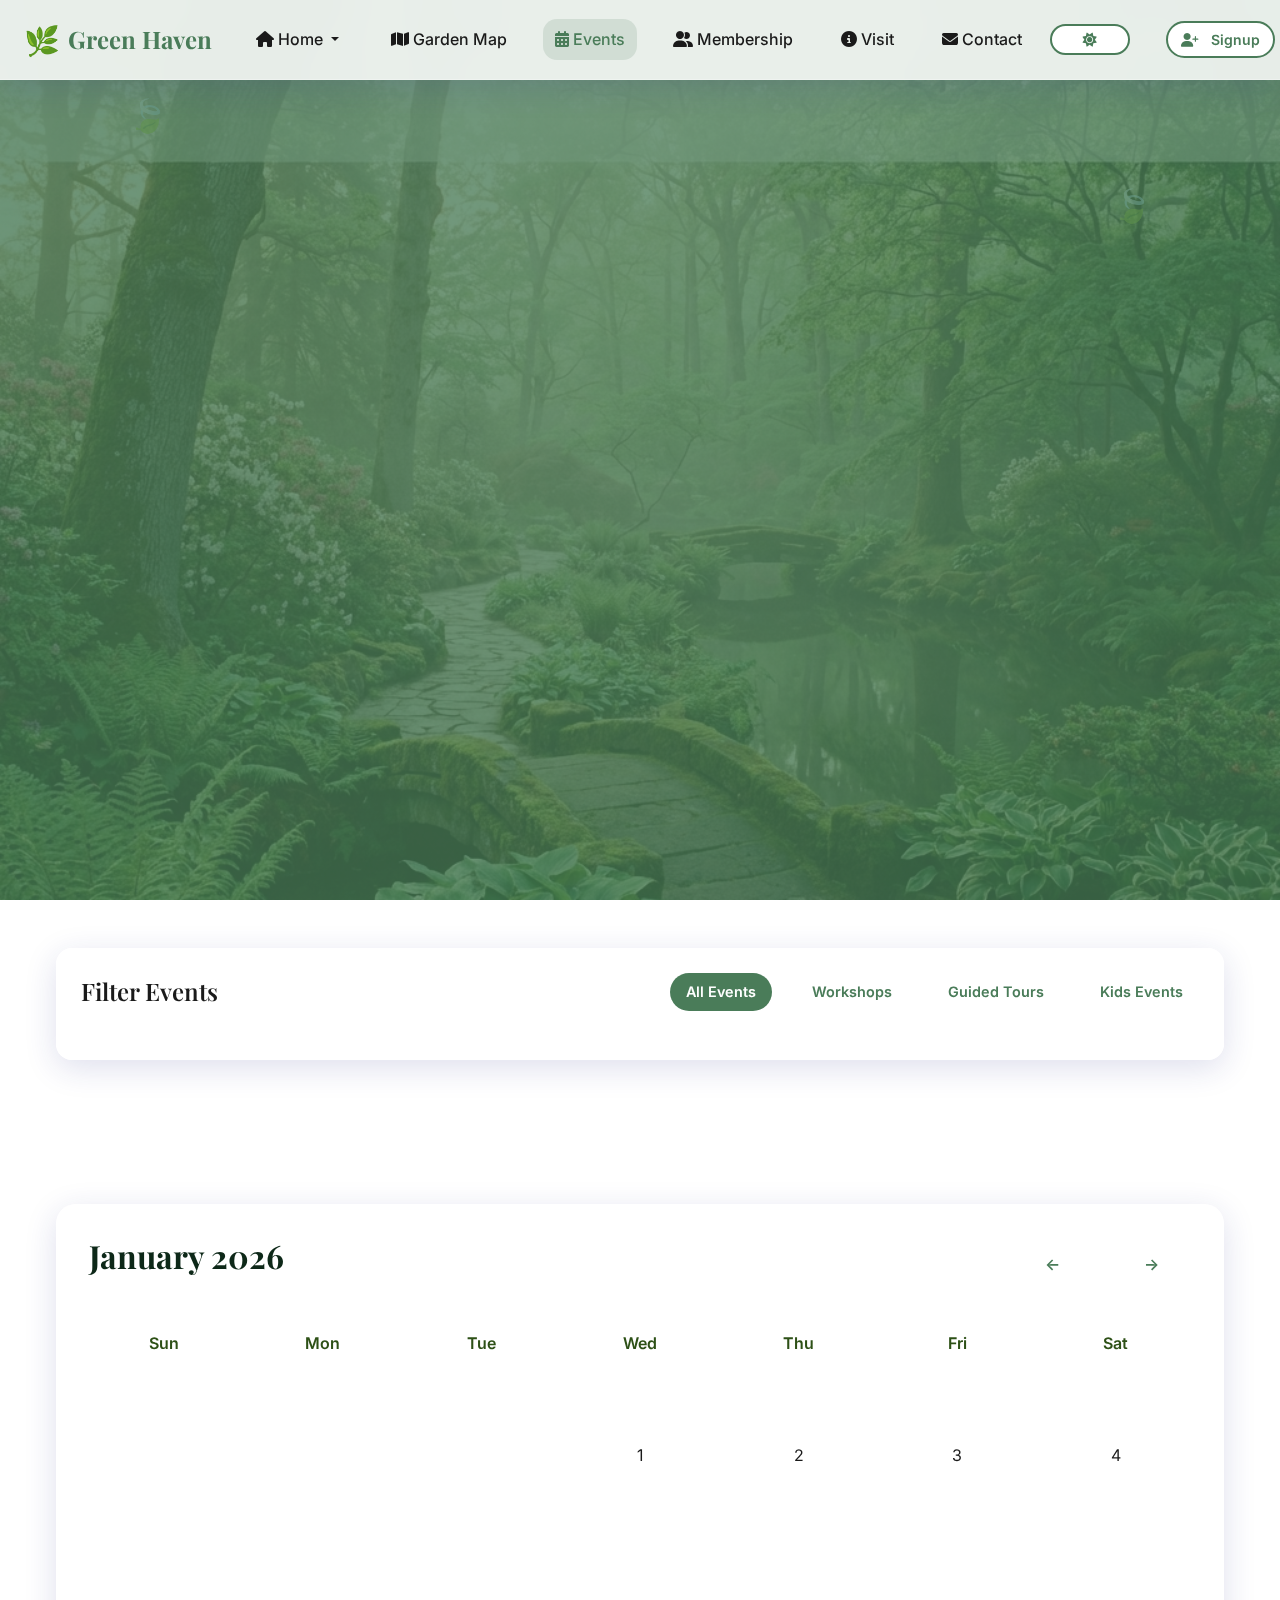
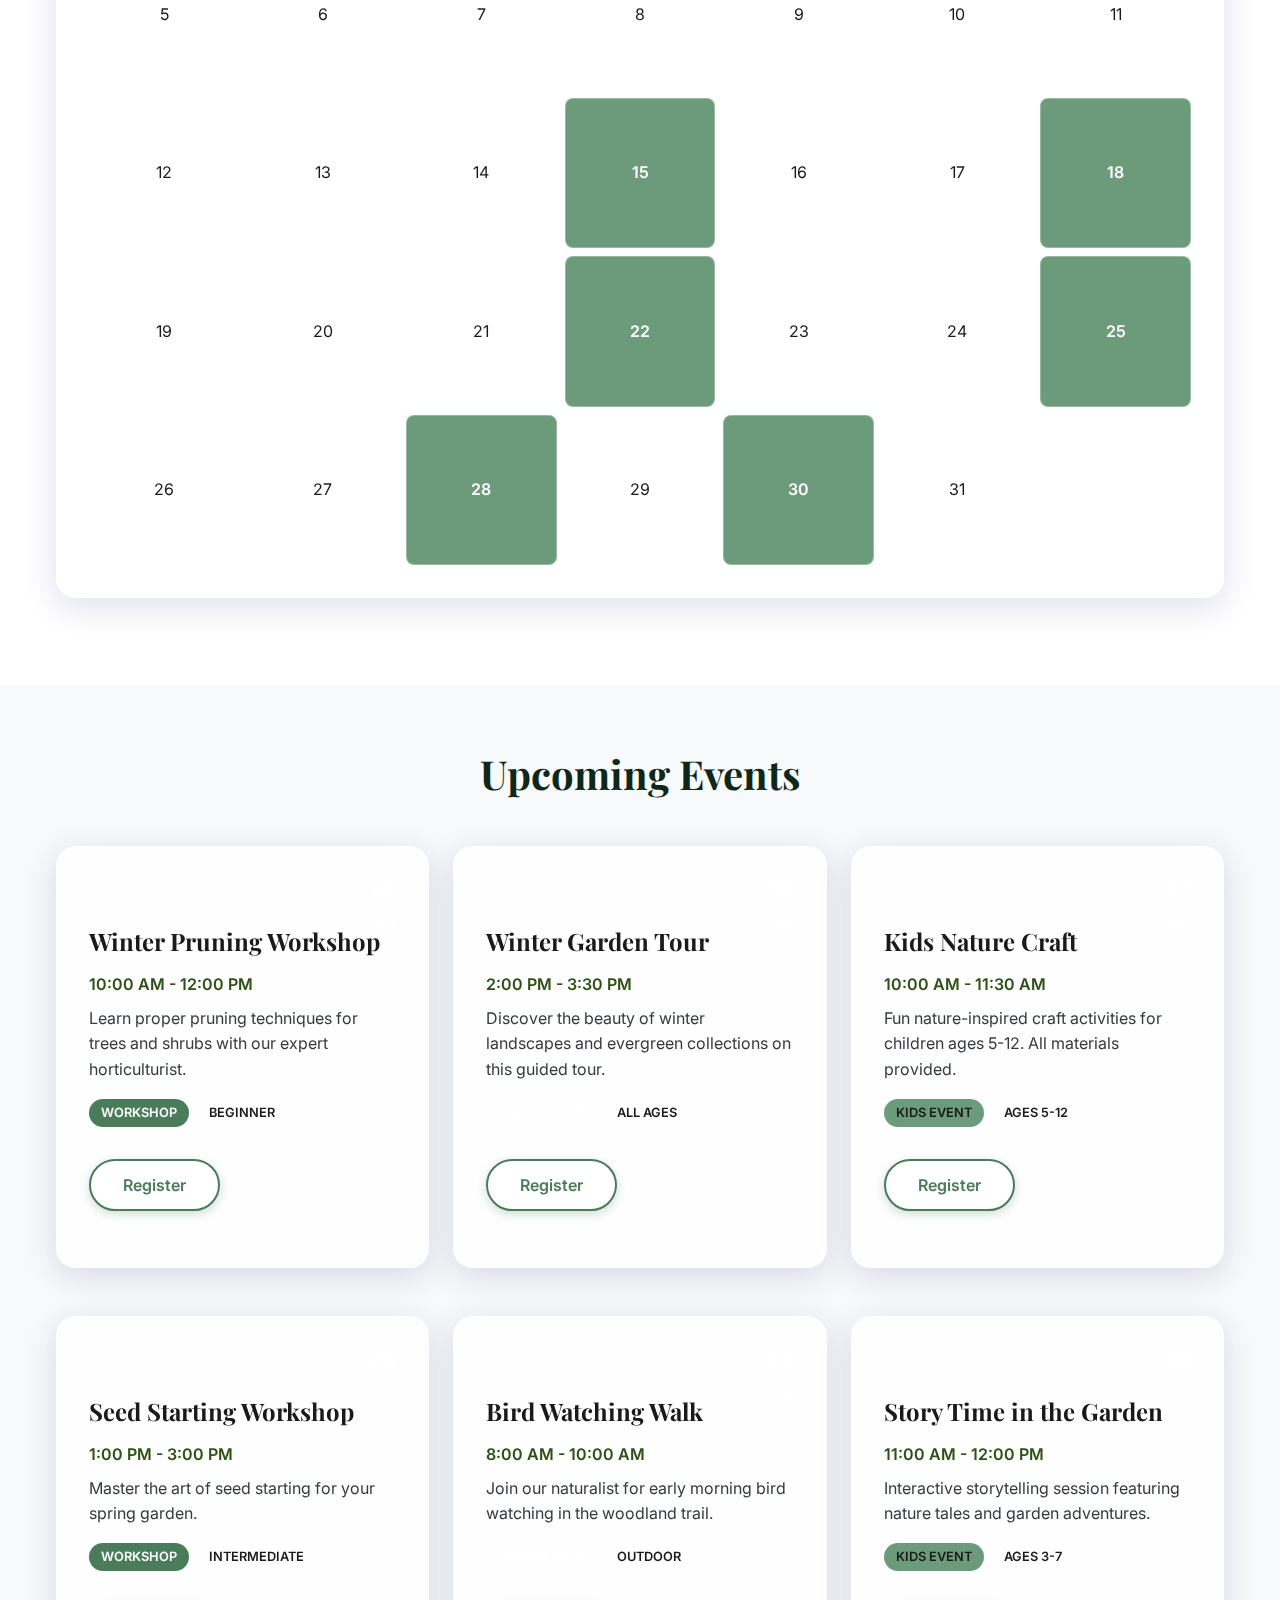
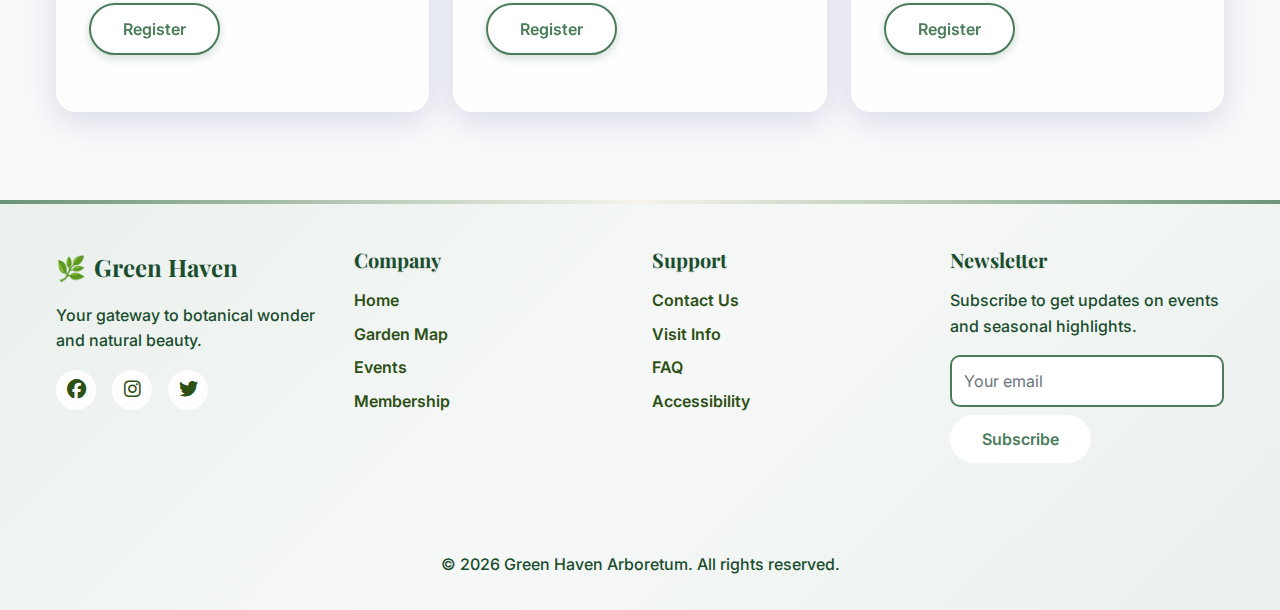
<file: events.html>
<!DOCTYPE html>
<html lang="en">

<head>
    <meta charset="UTF-8">
    <meta name="viewport" content="width=device-width, initial-scale=1.0">
    <title>Event Calendar - Green Haven Arboretum</title>
    <link rel="icon" type="image/svg+xml" href="favicon.svg">
    <link rel="alternate icon" href="favicon.ico" type="image/x-icon">
    <link href="https://cdn.jsdelivr.net/npm/bootstrap@5.3.0/dist/css/bootstrap.min.css" rel="stylesheet">
    <link rel="stylesheet" href="css/styles.css">
    <link
        href="https://fonts.googleapis.com/css2?family=Playfair+Display:wght@400;700&family=Inter:wght@300;400;500;600&display=swap"
        rel="stylesheet">
    <link rel="stylesheet" href="https://cdnjs.cloudflare.com/ajax/libs/font-awesome/6.5.1/css/all.min.css">
</head>

<body>
    <!-- Header -->
    <header class="navbar navbar-expand-lg navbar-dark fixed-top glass-header">
        <div class="container">
            <a class="navbar-brand d-flex align-items-center" href="index.html">
                <span class="logo-icon">🌿</span>
                <span class="brand-text ms-2">Green Haven</span>
            </a>

            <button class="navbar-toggler" type="button" data-bs-toggle="offcanvas" data-bs-target="#navbarOffcanvas">
                <span class="navbar-toggler-icon"></span>
            </button>

            <div class="collapse navbar-collapse">
                <ul class="navbar-nav mx-auto">
                    <li class="nav-item dropdown">
                        <a class="nav-link dropdown-toggle" href="#" id="homeDropdown" role="button"
                            data-bs-toggle="dropdown" aria-expanded="false">
                            <i class="fas fa-home me-1"></i>Home
                        </a>
                        <ul class="dropdown-menu" aria-labelledby="homeDropdown">
                            <li><a class="dropdown-item" href="index.html"><i class="fas fa-leaf me-2"></i>Home 1 -
                                    Classic</a></li>
                            <li><a class="dropdown-item" href="home2.html"><i class="fas fa-spa me-2"></i>Home 2 -
                                    Modern</a></li>
                        </ul>
                    </li>
                    <li class="nav-item"><a class="nav-link" href="garden-map.html"><i
                                class="fas fa-map me-1"></i>Garden Map</a></li>
                    <li class="nav-item"><a class="nav-link active" href="events.html"><i
                                class="fas fa-calendar-alt me-1"></i>Events</a></li>
                    <li class="nav-item"><a class="nav-link" href="membership.html"><i
                                class="fas fa-user-friends me-1"></i>Membership</a></li>
                    <li class="nav-item"><a class="nav-link" href="visit.html"><i
                                class="fas fa-info-circle me-1"></i>Visit</a></li>
                    <li class="nav-item"><a class="nav-link" href="contact.html"><i
                                class="fas fa-envelope me-1"></i>Contact</a></li>
                </ul>

                <div class="d-flex align-items-center gap-3">
                    <button class="btn btn-outline-light btn-sm" type="button" id="themeToggle" title="Toggle Theme">
                        <i class="fas fa-sun" id="themeIcon"></i>
                    </button>
                    <a href="signup.html" class="btn btn-outline-light btn-sm"><i
                            class="fas fa-user-plus me-1"></i>Signup</a>
                </div>
            </div>
        </div>
    </header>

    <!-- Mobile Offcanvas -->
    <div class="offcanvas offcanvas-start" tabindex="-1" id="navbarOffcanvas">
        <div class="offcanvas-header">
            <h5 class="offcanvas-title">Green Haven</h5>
            <button type="button" class="btn-close" data-bs-dismiss="offcanvas"></button>
        </div>
        <div class="offcanvas-body">
            <ul class="navbar-nav">
                <li class="nav-item dropdown">
                    <a class="nav-link dropdown-toggle" href="#" id="homeDropdownMobile" role="button"
                        data-bs-toggle="dropdown" aria-expanded="false">
                        <i class="fas fa-home me-1"></i>Home
                    </a>
                    <ul class="dropdown-menu" aria-labelledby="homeDropdownMobile">
                        <li><a class="dropdown-item" href="index.html"><i class="fas fa-leaf me-2"></i>Home 1 -
                                Classic</a></li>
                        <li><a class="dropdown-item" href="home2.html"><i class="fas fa-spa me-2"></i>Home 2 -
                                Modern</a></li>
                    </ul>
                </li>
                <li class="nav-item"><a class="nav-link" href="garden-map.html"><i class="fas fa-map me-1"></i>Garden
                        Map</a></li>
                <li class="nav-item"><a class="nav-link" href="events.html"><i
                            class="fas fa-calendar-alt me-1"></i>Events</a></li>
                <li class="nav-item"><a class="nav-link" href="membership.html"><i
                            class="fas fa-user-friends me-1"></i>Membership</a></li>
                <li class="nav-item"><a class="nav-link" href="visit.html"><i
                            class="fas fa-info-circle me-1"></i>Visit</a></li>
                <li class="nav-item"><a class="nav-link" href="contact.html"><i
                            class="fas fa-envelope me-1"></i>Contact</a></li>
                <li class="nav-item mt-3">
                    <button class="btn btn-primary w-100" onclick="window.location.href='signup.html'" type="button">
                        <i class="fas fa-user-plus me-1"></i>Signup
                    </button>
                </li>
                <li class="nav-item mt-3">
                    <button class="btn btn-outline-primary w-100" type="button" id="mobileThemeToggle"
                        title="Toggle Theme">
                        <i class="fas fa-sun" id="mobileThemeIcon"></i> Toggle Theme
                    </button>
                </li>
            </ul>
        </div>
    </div>

    <!-- Hero Section -->
    <section class="hero-section">
        <div class="hero-bg inner-page">
            <div class="hero-overlay"></div>
            <div class="floating-leaves">
                <span class="leaf">🍃</span>
                <span class="leaf">🌿</span>
                <span class="leaf">🍂</span>
                <span class="leaf">🍃</span>
                <span class="leaf">🌿</span>
                <span class="leaf">🍂</span>
                <span class="leaf">🍃</span>
                <span class="leaf">🌿</span>
                <span class="leaf">🍂</span>
            </div>
        </div>
        <div class="hero-content">
            <h1 class="hero-title">Event Calendar</h1>
            <p class="hero-subtitle">Join us for workshops, tours, and seasonal celebrations</p>
        </div>
    </section>

    <!-- Event Filters -->
    <section class="py-4">
        <div class="container">
            <div class="filter-container glass-card">
                <div class="row align-items-center">
                    <div class="col-12">
                        <div class="d-flex flex-column flex-lg-row justify-content-between align-items-center gap-3">
                            <h4 class="mb-0">Filter Events</h4>
                            <div class="filter-buttons">
                                <button class="btn btn-success active" data-filter="all">All Events</button>
                                <button class="btn btn-outline-primary" data-filter="workshop">Workshops</button>
                                <button class="btn btn-outline-primary" data-filter="tour">Guided Tours</button>
                                <button class="btn btn-outline-primary" data-filter="kids">Kids Events</button>
                            </div>
                        </div>
                    </div>
                </div>
            </div>
        </div>
    </section>

    <!-- Calendar View -->
    <section class="py-5">
        <div class="container">
            <div class="calendar-container glass-card">
                <div class="calendar-header">
                    <h3>January 2026</h3>
                    <div class="calendar-nav">
                        <button class="btn btn-outline-primary">←</button>
                        <button class="btn btn-outline-primary">→</button>
                    </div>
                </div>
                <div class="calendar-grid">
                    <div class="calendar-weekdays">
                        <div>Sun</div>
                        <div>Mon</div>
                        <div>Tue</div>
                        <div>Wed</div>
                        <div>Thu</div>
                        <div>Fri</div>
                        <div>Sat</div>
                    </div>
                    <div class="calendar-days">
                        <!-- Calendar days will be generated by JavaScript -->
                    </div>
                </div>
            </div>
        </div>
    </section>

    <!-- Upcoming Events -->
    <section class="py-5 bg-light events-section">
        <div class="container">
            <h2 class="section-title text-center">Upcoming Events</h2>
            <div class="row g-4" id="eventsContainer">
                <!-- Workshop Events -->
                <div class="col-lg-4 col-md-6 event-item" data-category="workshop">
                    <div class="event-card glass-card">
                        <div class="event-date">
                            <span class="day">15</span>
                            <span class="month">JAN</span>
                        </div>
                        <div class="event-body">
                            <h4 class="event-title">Winter Pruning Workshop</h4>
                            <p class="event-time">10:00 AM - 12:00 PM</p>
                            <p class="event-description">Learn proper pruning techniques for trees and shrubs with our
                                expert horticulturist.</p>
                            <div class="event-tags">
                                <span class="tag workshop">Workshop</span>
                                <span class="tag">Beginner</span>
                            </div>
                            <button class="btn btn-primary mt-3">Register</button>
                        </div>
                    </div>
                </div>

                <div class="col-lg-4 col-md-6 event-item" data-category="tour">
                    <div class="event-card glass-card">
                        <div class="event-date">
                            <span class="day">18</span>
                            <span class="month">JAN</span>
                        </div>
                        <div class="event-body">
                            <h4 class="event-title">Winter Garden Tour</h4>
                            <p class="event-time">2:00 PM - 3:30 PM</p>
                            <p class="event-description">Discover the beauty of winter landscapes and evergreen
                                collections on this guided tour.</p>
                            <div class="event-tags">
                                <span class="tag tour">Guided Tour</span>
                                <span class="tag">All Ages</span>
                            </div>
                            <button class="btn btn-primary mt-3">Register</button>
                        </div>
                    </div>
                </div>

                <div class="col-lg-4 col-md-6 event-item" data-category="kids">
                    <div class="event-card glass-card">
                        <div class="event-date">
                            <span class="day">22</span>
                            <span class="month">JAN</span>
                        </div>
                        <div class="event-body">
                            <h4 class="event-title">Kids Nature Craft</h4>
                            <p class="event-time">10:00 AM - 11:30 AM</p>
                            <p class="event-description">Fun nature-inspired craft activities for children ages 5-12.
                                All materials provided.</p>
                            <div class="event-tags">
                                <span class="tag kids">Kids Event</span>
                                <span class="tag">Ages 5-12</span>
                            </div>
                            <button class="btn btn-primary mt-3">Register</button>
                        </div>
                    </div>
                </div>

                <div class="col-lg-4 col-md-6 event-item" data-category="workshop">
                    <div class="event-card glass-card">
                        <div class="event-date">
                            <span class="day">25</span>
                            <span class="month">JAN</span>
                        </div>
                        <div class="event-body">
                            <h4 class="event-title">Seed Starting Workshop</h4>
                            <p class="event-time">1:00 PM - 3:00 PM</p>
                            <p class="event-description">Master the art of seed starting for your spring garden. </p>
                            <div class="event-tags">
                                <span class="tag workshop">Workshop</span>
                                <span class="tag">Intermediate</span>
                            </div>
                            <button class="btn btn-primary mt-3">Register</button>
                        </div>
                    </div>
                </div>

                <div class="col-lg-4 col-md-6 event-item" data-category="tour">
                    <div class="event-card glass-card">
                        <div class="event-date">
                            <span class="day">28</span>
                            <span class="month">JAN</span>
                        </div>
                        <div class="event-body">
                            <h4 class="event-title">Bird Watching Walk</h4>
                            <p class="event-time">8:00 AM - 10:00 AM</p>
                            <p class="event-description">Join our naturalist for early morning bird watching in the
                                woodland trail.</p>
                            <div class="event-tags">
                                <span class="tag tour">Guided Tour</span>
                                <span class="tag">Outdoor</span>
                            </div>
                            <button class="btn btn-primary mt-3">Register</button>
                        </div>
                    </div>
                </div>

                <div class="col-lg-4 col-md-6 event-item" data-category="kids">
                    <div class="event-card glass-card">
                        <div class="event-date">
                            <span class="day">30</span>
                            <span class="month">JAN</span>
                        </div>
                        <div class="event-body">
                            <h4 class="event-title">Story Time in the Garden</h4>
                            <p class="event-time">11:00 AM - 12:00 PM</p>
                            <p class="event-description">Interactive storytelling session featuring nature tales and
                                garden adventures.</p>
                            <div class="event-tags">
                                <span class="tag kids">Kids Event</span>
                                <span class="tag">Ages 3-7</span>
                            </div>
                            <button class="btn btn-primary mt-3">Register</button>
                        </div>
                    </div>
                </div>
            </div>
        </div>
    </section>

    <!-- Footer -->
    <footer class="footer">
        <div class="container">
            <div class="row g-4">
                <div class="col-lg-3">
                    <div class="footer-brand">
                        <span class="logo-icon">🌿</span>
                        <span class="brand-text ms-2">Green Haven</span>
                    </div>
                    <p class="mt-3">Your gateway to botanical wonder and natural beauty.</p>
                    <div class="social-links">
                        <a href="#"><i class="fab fa-facebook"></i></a>
                        <a href="#"><i class="fab fa-instagram"></i></a>
                        <a href="#"><i class="fab fa-twitter"></i></a>
                    </div>
                </div>
                <div class="col-lg-3">
                    <h5>Company</h5>
                    <ul class="footer-links">
                        <li><a href="index.html">Home</a></li>
                        <li><a href="garden-map.html">Garden Map</a></li>
                        <li><a href="events.html">Events</a></li>
                        <li><a href="membership.html">Membership</a></li>
                    </ul>
                </div>
                <div class="col-lg-3">
                    <h5>Support</h5>
                    <ul class="footer-links">
                        <li><a href="#">Contact Us</a></li>
                        <li><a href="#">Visit Info</a></li>
                        <li><a href="#">FAQ</a></li>
                        <li><a href="#">Accessibility</a></li>
                    </ul>
                </div>
                <div class="col-lg-3">
                    <h5>Newsletter</h5>
                    <p>Subscribe to get updates on events and seasonal highlights.</p>
                    <form class="newsletter-form">
                        <input type="email" class="form-control" placeholder="Your email">
                        <button type="submit" class="btn btn-primary mt-2">Subscribe</button>
                    </form>
                </div>
            </div>
            <hr class="footer-divider">
            <div class="text-center">
                <p>&copy; 2026 Green Haven Arboretum. All rights reserved.</p>
            </div>
        </div>
        <button class="back-to-top" id="backToTop"><i class="fas fa-arrow-up"></i></button>
    </footer>

    <script src="https://cdn.jsdelivr.net/npm/bootstrap@5.3.0/dist/js/bootstrap.bundle.min.js"></script>
    <script src="js/script.js"></script>
</body>

</html>
</file>
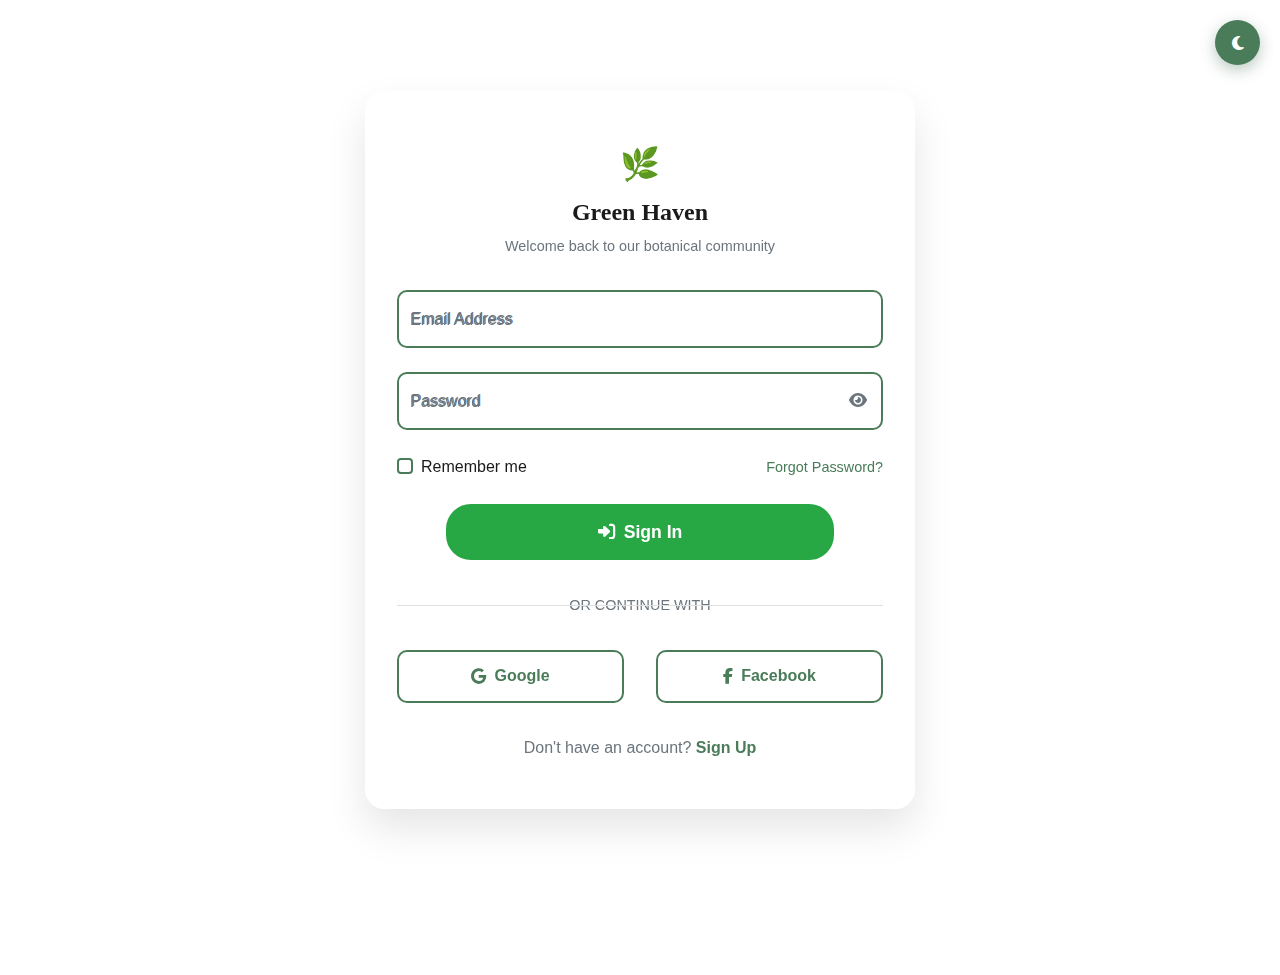
<file: login.html>
<!DOCTYPE html>
<html lang="en">
<head>
    <meta charset="UTF-8">
    <meta name="viewport" content="width=device-width, initial-scale=1.0">
    <title>Login - Green Haven Arboretum</title>
    <link href="https://cdn.jsdelivr.net/npm/bootstrap@5.3.0/dist/css/bootstrap.min.css" rel="stylesheet">
    <link href="https://cdnjs.cloudflare.com/ajax/libs/font-awesome/6.4.0/css/all.min.css" rel="stylesheet">
    <link href="css/styles.css" rel="stylesheet">
    <style>
        body {
            min-height: 100vh;
            display: flex;
            align-items: center;
            justify-content: center;
            background: linear-gradient(135deg, var(--leaf-green) 0%, var(--forest-green) 100%);
            overflow: hidden;
            margin: 0;
            padding: 20px;
        }

        .login-container {
            width: 100%;
            max-width: 550px;
            background: rgba(255, 255, 255, 0.95);
            backdrop-filter: blur(10px);
            border-radius: 20px;
            padding: 3rem 2rem;
            box-shadow: 0 20px 40px rgba(0, 0, 0, 0.1);
            position: relative;
        }

        .theme-toggle-top {
            position: absolute;
            top: 20px;
            right: 20px;
            background: var(--leaf-green);
            color: white;
            border: none;
            width: 45px;
            height: 45px;
            border-radius: 50%;
            display: flex;
            align-items: center;
            justify-content: center;
            cursor: pointer;
            transition: all 0.3s ease;
            box-shadow: 0 5px 15px rgba(26, 77, 46, 0.3);
        }

        .theme-toggle-top:hover {
            transform: translateY(-2px);
            box-shadow: 0 8px 20px rgba(26, 77, 46, 0.4);
        }

        .logo-section {
            text-align: center;
            margin-bottom: 2rem;
        }

        .logo-icon {
            font-size: 2rem;
            color: var(--leaf-green);
            margin-bottom: 0.5rem;
        }

        .brand-text {
            font-size: 1.5rem;
            font-weight: 700;
            color: var(--leaf-green);
            margin-bottom: 0.5rem;
        }

        .tagline {
            color: var(--text-muted);
            font-size: 0.9rem;
        }

        .form-floating {
            margin-bottom: 1.5rem;
        }

        .form-control {
            border-radius: 10px;
            border: 2px solid #e0e0e0;
            padding: 0.8rem 1rem;
            font-size: 1rem;
            transition: all 0.3s ease;
        }

        .form-control:focus {
            border-color: var(--leaf-green);
            box-shadow: 0 0 0 0.2rem rgba(26, 77, 46, 0.25);
        }

        .form-floating label {
            color: var(--text-muted);
        }

        .form-floating .form-control:focus ~ label {
            color: var(--leaf-green);
        }

        .password-toggle {
            position: absolute;
            right: 1rem;
            top: 50%;
            transform: translateY(-50%);
            background: none;
            border: none;
            color: var(--text-muted);
            cursor: pointer;
            z-index: 10;
        }

        .password-toggle:hover {
            color: var(--leaf-green);
        }

        .form-check {
            display: flex;
            justify-content: space-between;
            align-items: center;
            margin-bottom: 1.5rem;
        }

        .form-check-input {
            margin-right: 0.5rem;
        }

        .forgot-link {
            color: var(--leaf-green);
            text-decoration: none;
            font-size: 0.9rem;
            transition: color 0.3s ease;
        }

        .forgot-link:hover {
            color: var(--forest-green);
            text-decoration: underline;
        }

        .btn-login {
            background: linear-gradient(135deg, var(--leaf-green), var(--forest-green));
            color: white;
            border: none;
            padding: 0.8rem 2rem;
            border-radius: 25px;
            font-size: 1.1rem;
            font-weight: 600;
            width: 80%;
            margin: 1rem auto 0;
            display: block;
            transition: all 0.3s ease;
        }

        .btn-login:hover {
            transform: translateY(-2px);
            box-shadow: 0 10px 25px rgba(26, 77, 46, 0.3);
        }

        /* Light mode button visibility */
        html:not([data-theme="dark"]) .btn-login {
            background: #28a745 !important;
            color: white !important;
            border: 2px solid #28a745 !important;
        }

        html:not([data-theme="dark"]) .btn-login:hover {
            background: #218838 !important;
            border-color: #1e7e34 !important;
            box-shadow: 0 10px 25px rgba(40, 167, 69, 0.3) !important;
        }

        .divider {
            text-align: center;
            margin: 2rem 0;
            position: relative;
        }

        .divider::before {
            content: '';
            position: absolute;
            top: 50%;
            left: 0;
            right: 0;
            height: 1px;
            background: #e0e0e0;
        }

        .divider span {
            background: rgba(255, 255, 255, 0.95);
            padding: 0 1rem;
            color: var(--text-muted);
            font-size: 0.9rem;
        }

        .social-buttons {
            display: flex;
            gap: 1rem;
            margin-bottom: 2rem;
        }

        .btn-social {
            flex: 1;
            padding: 0.8rem;
            border-radius: 10px;
            border: 2px solid #e0e0e0;
            background: white;
            color: var(--text-dark);
            font-weight: 600;
            transition: all 0.3s ease;
            display: flex;
            align-items: center;
            justify-content: center;
            gap: 0.5rem;
        }

        .btn-social:hover {
            transform: translateY(-2px);
            box-shadow: 0 5px 15px rgba(0, 0, 0, 0.1);
        }

        /* Light mode social buttons visibility */
        html:not([data-theme="dark"]) .btn-google {
            background: #ffffff !important;
            border-color: var(--leaf-green) !important;
            color: var(--leaf-green) !important;
        }

        html:not([data-theme="dark"]) .btn-google:hover {
            background: var(--leaf-green) !important;
            color: #ffffff !important;
            box-shadow: 0 5px 15px rgba(26, 77, 46, 0.3) !important;
        }

        html:not([data-theme="dark"]) .btn-facebook {
            background: #ffffff !important;
            border-color: var(--leaf-green) !important;
            color: var(--leaf-green) !important;
        }

        html:not([data-theme="dark"]) .btn-facebook:hover {
            background: var(--leaf-green) !important;
            color: #ffffff !important;
            box-shadow: 0 5px 15px rgba(26, 77, 46, 0.3) !important;
        }

        .signup-link {
            text-align: center;
            margin-top: 1.5rem;
            color: var(--text-muted);
        }

        .signup-link a {
            color: var(--leaf-green);
            text-decoration: none;
            font-weight: 600;
        }

        .signup-link a:hover {
            text-decoration: underline;
        }

        /* Floating background elements */
        .bg-decoration {
            position: absolute;
            border-radius: 50%;
            background: rgba(255, 255, 255, 0.1);
            pointer-events: none;
        }

        .bg-decoration-1 {
            width: 200px;
            height: 200px;
            top: -100px;
            left: -100px;
        }

        .bg-decoration-2 {
            width: 150px;
            height: 150px;
            bottom: -75px;
            right: -75px;
        }

        .bg-decoration-3 {
            width: 100px;
            height: 100px;
            top: 50%;
            left: -50px;
        }

        /* Dark mode styles */
        [data-theme="dark"] .login-container {
            background: rgba(30, 30, 30, 0.95);
            color: var(--text-light);
        }

        [data-theme="dark"] .form-control {
            background: var(--card-bg);
            border-color: var(--border-color);
            color: var(--text-light);
        }

        [data-theme="dark"] .btn-social {
            background: var(--card-bg);
            border-color: var(--border-color);
            color: var(--text-light);
        }

        [data-theme="dark"] .divider span {
            background: rgba(30, 30, 30, 0.95);
        }

        /* Responsive design */
        @media (max-width: 480px) {
            .login-container {
                padding: 2rem 1.5rem;
            }
            
            .social-buttons {
                flex-direction: column;
            }
            
            .logo-icon {
                font-size: 2rem;
            }
            
            .brand-text {
                font-size: 1.5rem;
            }

            .form-check {
                flex-direction: column;
                align-items: flex-start;
                gap: 1rem;
            }
        }
    </style>
</head>
<body>
    <!-- Background decorations -->
    <div class="bg-decoration bg-decoration-1"></div>
    <div class="bg-decoration bg-decoration-2"></div>
    <div class="bg-decoration bg-decoration-3"></div>

    <!-- Theme Toggle Button -->
    <button class="theme-toggle-top" id="themeToggle" title="Toggle Theme">
        <i class="fas fa-sun" id="themeIcon"></i>
    </button>

    <!-- Login Container -->
    <div class="login-container">
        <!-- Logo Section -->
        <div class="logo-section">
            <div class="logo-icon">🌿</div>
            <h1 class="brand-text">Green Haven</h1>
            <p class="tagline">Welcome back to our botanical community</p>
        </div>

        <!-- Login Form -->
        <form id="loginForm">
            <div class="form-floating">
                <input type="email" class="form-control" id="email" placeholder="Email Address" required>
                <label for="email">Email Address</label>
            </div>

            <div class="form-floating position-relative">
                <input type="password" class="form-control" id="password" placeholder="Password" required>
                <label for="password">Password</label>
                <button type="button" class="password-toggle" id="passwordToggle">
                    <i class="fas fa-eye"></i>
                </button>
            </div>

            <div class="form-check">
                <div>
                    <input class="form-check-input" type="checkbox" id="remember">
                    <label class="form-check-label" for="remember">
                        Remember me
                    </label>
                </div>
                <a href="#" class="forgot-link">Forgot Password?</a>
            </div>

            <button type="submit" class="btn btn-success btn-login">
                <i class="fas fa-sign-in-alt me-2"></i>Sign In
            </button>
        </form>

        <!-- Divider -->
        <div class="divider">
            <span>OR CONTINUE WITH</span>
        </div>

        <!-- Social Buttons -->
        <div class="social-buttons">
            <button type="button" class="btn btn-social btn-google">
                <i class="fab fa-google"></i>
                Google
            </button>
            <button type="button" class="btn btn-social btn-facebook">
                <i class="fab fa-facebook-f"></i>
                Facebook
            </button>
        </div>

        <!-- Signup Link -->
        <div class="signup-link">
            Don't have an account? <a href="signup.html">Sign Up</a>
        </div>
    </div>

    <script src="https://cdn.jsdelivr.net/npm/bootstrap@5.3.0/dist/js/bootstrap.bundle.min.js"></script>
    <script>
        // Theme Toggle
        let currentTheme = localStorage.getItem('theme') || 'light';
        document.documentElement.setAttribute('data-theme', currentTheme);
        updateThemeIcon();

        document.getElementById('themeToggle').addEventListener('click', function() {
            currentTheme = currentTheme === 'light' ? 'dark' : 'light';
            document.documentElement.setAttribute('data-theme', currentTheme);
            localStorage.setItem('theme', currentTheme);
            updateThemeIcon();
        });

        function updateThemeIcon() {
            const icon = document.getElementById('themeIcon');
            icon.className = currentTheme === 'light' ? 'fas fa-moon' : 'fas fa-sun';
        }

        // Password Toggle
        document.getElementById('passwordToggle').addEventListener('click', function() {
            const passwordInput = document.getElementById('password');
            const icon = this.querySelector('i');
            
            if (passwordInput.type === 'password') {
                passwordInput.type = 'text';
                icon.className = 'fas fa-eye-slash';
            } else {
                passwordInput.type = 'password';
                icon.className = 'fas fa-eye';
            }
        });

        // Form Validation
        document.getElementById('loginForm').addEventListener('submit', function(e) {
            e.preventDefault();
            
            const email = document.getElementById('email').value;
            const password = document.getElementById('password').value;
            
            // Basic validation
            if (!email || !password) {
                alert('Please fill in all fields!');
                return;
            }
            
            if (password.length < 6) {
                alert('Password must be at least 6 characters long!');
                return;
            }
            
            // Success message
            const successMessage = document.createElement('div');
            successMessage.className = 'alert alert-success mt-3';
            successMessage.innerHTML = '<i class="fas fa-check-circle me-2"></i>Login successful! Redirecting...';
            this.appendChild(successMessage);
            
            // Simulate redirect after 2 seconds
            setTimeout(() => {
                window.location.href = 'index.html';
            }, 2000);
        });

        // Social Login Handlers
        document.querySelector('.btn-google').addEventListener('click', function() {
            alert('Google login would be implemented here');
        });

        document.querySelector('.btn-facebook').addEventListener('click', function() {
            alert('Facebook login would be implemented here');
        });

        // Forgot Password Handler
        document.querySelector('.forgot-link').addEventListener('click', function(e) {
            e.preventDefault();
            alert('Password reset would be implemented here');
        });
    </script>
</body>
</html>
</file>
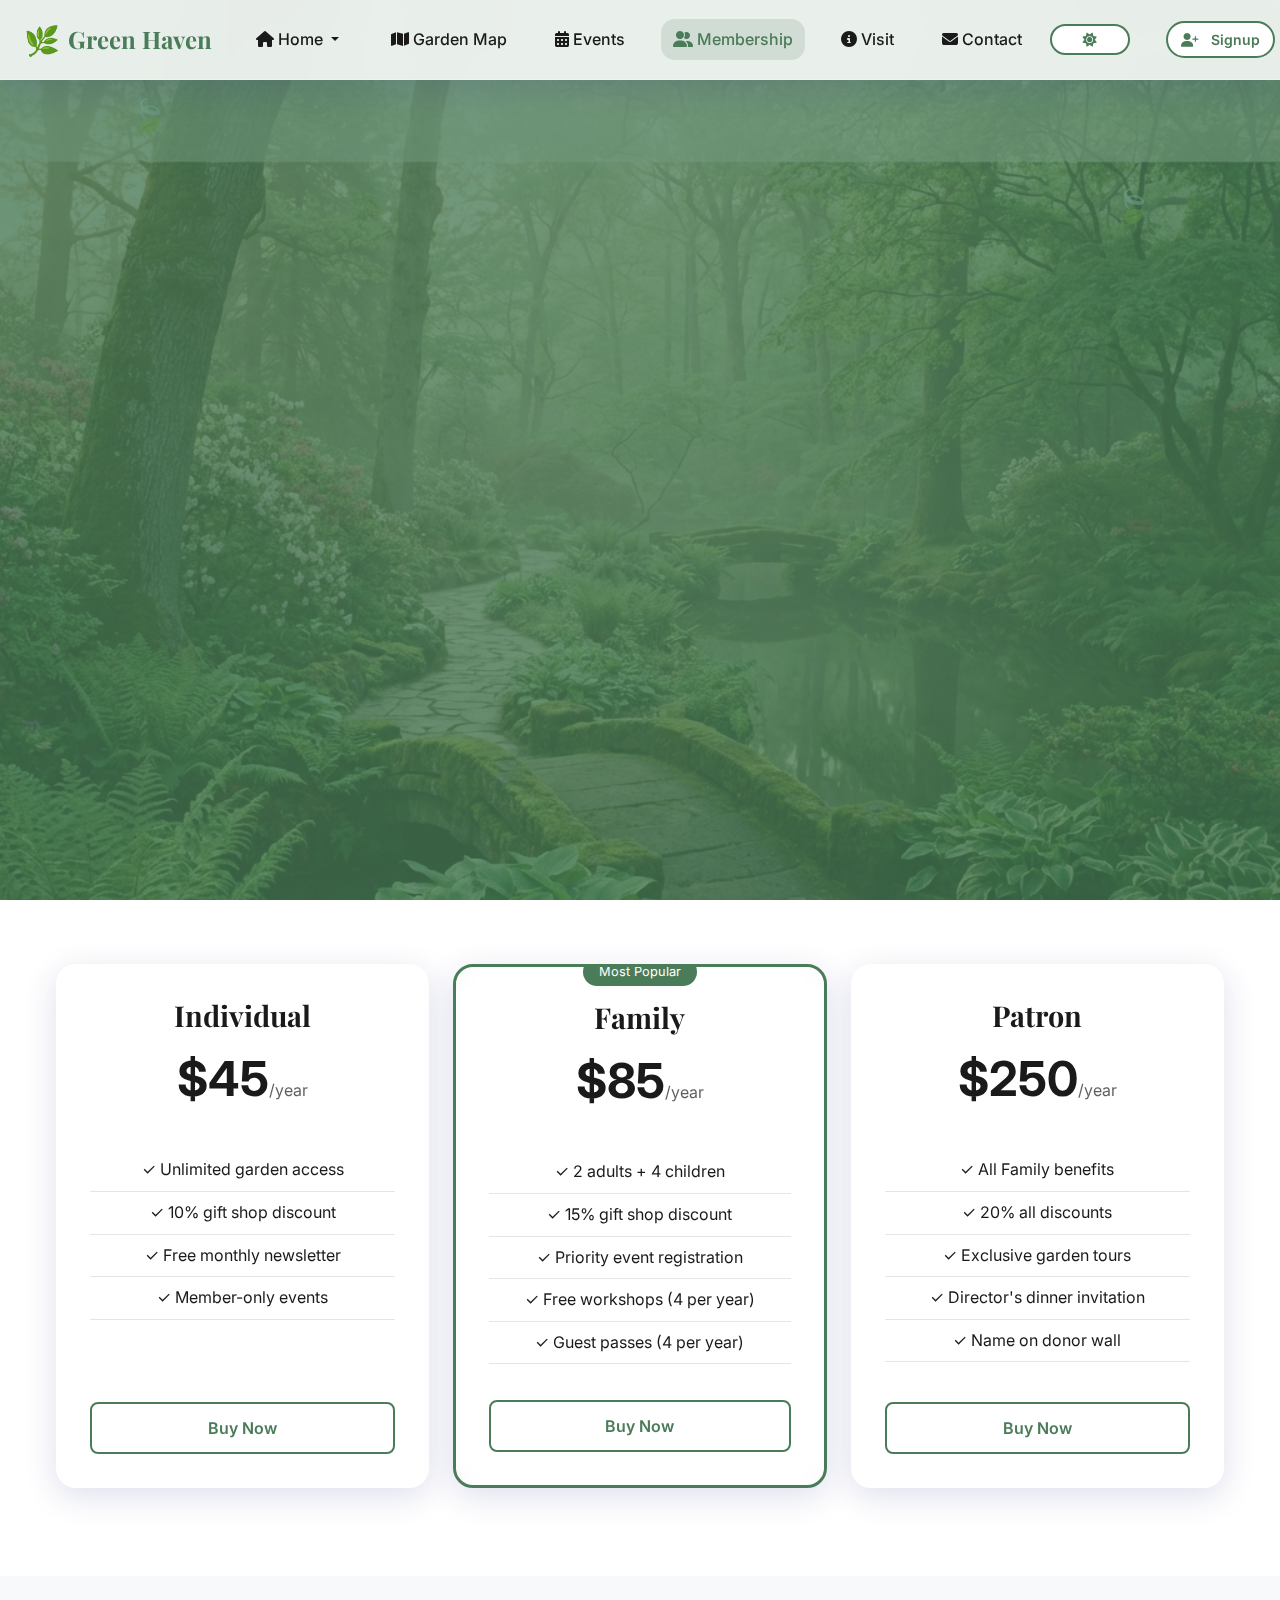
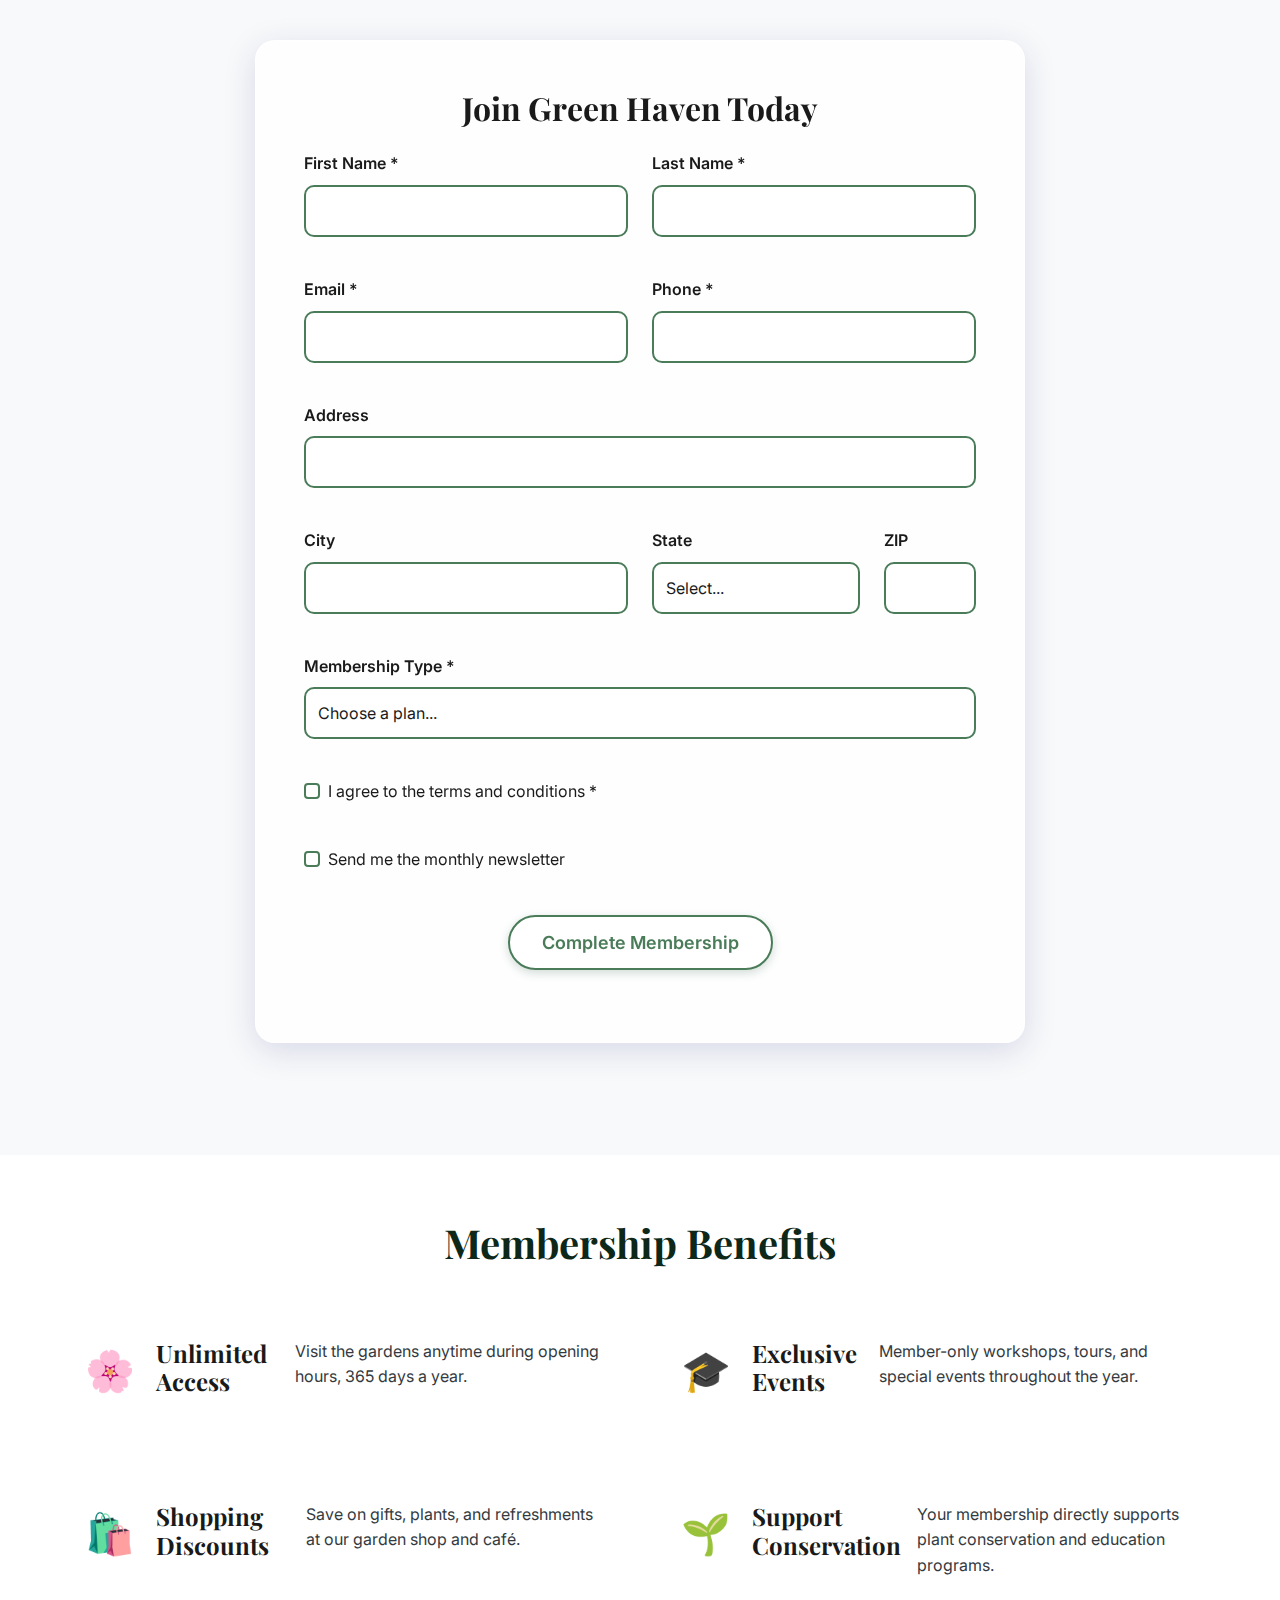
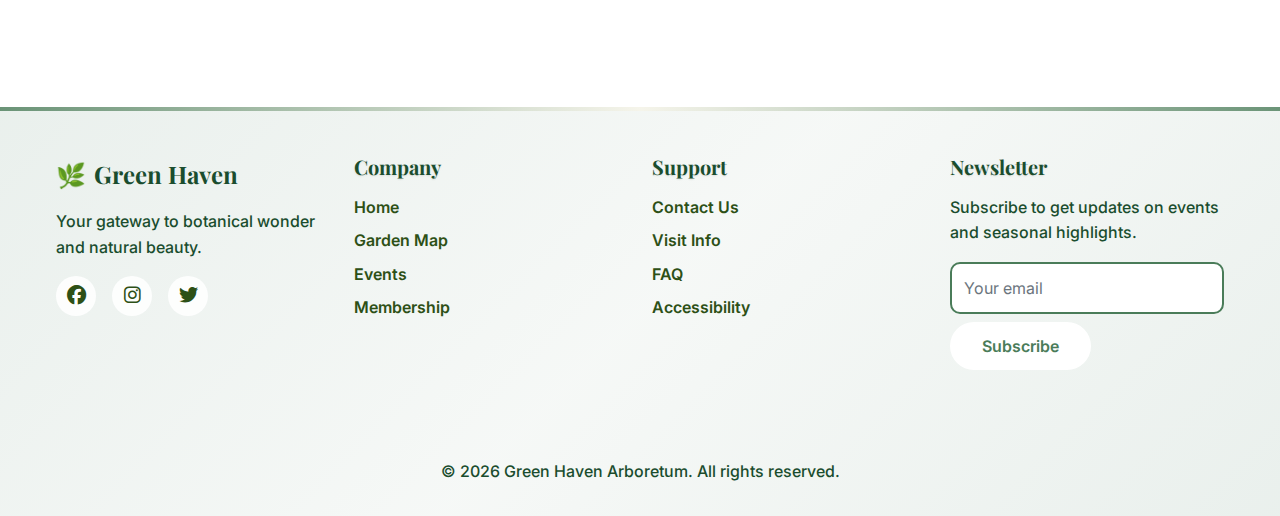
<file: membership.html>
<!DOCTYPE html>
<html lang="en">

<head>
    <meta charset="UTF-8">
    <meta name="viewport" content="width=device-width, initial-scale=1.0">
    <title>Membership - Green Haven Arboretum</title>
    <link rel="icon" type="image/svg+xml" href="favicon.svg">
    <link rel="alternate icon" href="favicon.ico" type="image/x-icon">
    <link href="https://cdn.jsdelivr.net/npm/bootstrap@5.3.0/dist/css/bootstrap.min.css" rel="stylesheet">
    <link rel="stylesheet" href="css/styles.css">
    <link
        href="https://fonts.googleapis.com/css2?family=Playfair+Display:wght@400;700&family=Inter:wght@300;400;500;600&display=swap"
        rel="stylesheet">
    <link rel="stylesheet" href="https://cdnjs.cloudflare.com/ajax/libs/font-awesome/6.5.1/css/all.min.css">
</head>

<body>
    <!-- Header -->
    <header class="navbar navbar-expand-lg navbar-dark fixed-top glass-header">
        <div class="container">
            <a class="navbar-brand d-flex align-items-center" href="index.html">
                <span class="logo-icon">🌿</span>
                <span class="brand-text ms-2">Green Haven</span>
            </a>

            <button class="navbar-toggler" type="button" data-bs-toggle="offcanvas" data-bs-target="#navbarOffcanvas">
                <span class="navbar-toggler-icon"></span>
            </button>

            <div class="collapse navbar-collapse">
                <ul class="navbar-nav mx-auto">
                    <li class="nav-item dropdown">
                        <a class="nav-link dropdown-toggle" href="#" id="homeDropdown" role="button"
                            data-bs-toggle="dropdown" aria-expanded="false">
                            <i class="fas fa-home me-1"></i>Home
                        </a>
                        <ul class="dropdown-menu" aria-labelledby="homeDropdown">
                            <li><a class="dropdown-item" href="index.html"><i class="fas fa-leaf me-2"></i>Home 1 -
                                    Classic</a></li>
                            <li><a class="dropdown-item" href="home2.html"><i class="fas fa-spa me-2"></i>Home 2 -
                                    Modern</a></li>
                        </ul>
                    </li>
                    <li class="nav-item"><a class="nav-link" href="garden-map.html"><i
                                class="fas fa-map me-1"></i>Garden Map</a></li>
                    <li class="nav-item"><a class="nav-link" href="events.html"><i
                                class="fas fa-calendar-alt me-1"></i>Events</a></li>
                    <li class="nav-item"><a class="nav-link active" href="membership.html"><i
                                class="fas fa-user-friends me-1"></i>Membership</a></li>
                    <li class="nav-item"><a class="nav-link" href="visit.html"><i
                                class="fas fa-info-circle me-1"></i>Visit</a></li>
                    <li class="nav-item"><a class="nav-link" href="contact.html"><i
                                class="fas fa-envelope me-1"></i>Contact</a></li>
                </ul>

                <div class="d-flex align-items-center gap-3">
                    <button class="btn btn-outline-light btn-sm" type="button" id="themeToggle" title="Toggle Theme">
                        <i class="fas fa-sun" id="themeIcon"></i>
                    </button>
                    <a href="signup.html" class="btn btn-outline-light btn-sm"><i
                            class="fas fa-user-plus me-1"></i>Signup</a>
                </div>
            </div>
        </div>
    </header>

    <!-- Mobile Offcanvas -->
    <div class="offcanvas offcanvas-start" tabindex="-1" id="navbarOffcanvas">
        <div class="offcanvas-header">
            <h5 class="offcanvas-title">Green Haven</h5>
            <button type="button" class="btn-close" data-bs-dismiss="offcanvas"></button>
        </div>
        <div class="offcanvas-body">
            <ul class="navbar-nav">
                <li class="nav-item dropdown">
                    <a class="nav-link dropdown-toggle" href="#" id="homeDropdownMobile" role="button"
                        data-bs-toggle="dropdown" aria-expanded="false">
                        <i class="fas fa-home me-1"></i>Home
                    </a>
                    <ul class="dropdown-menu" aria-labelledby="homeDropdownMobile">
                        <li><a class="dropdown-item" href="index.html"><i class="fas fa-leaf me-2"></i>Home 1 -
                                Classic</a></li>
                        <li><a class="dropdown-item" href="home2.html"><i class="fas fa-spa me-2"></i>Home 2 -
                                Modern</a></li>
                    </ul>
                </li>
                <li class="nav-item"><a class="nav-link" href="garden-map.html"><i class="fas fa-map me-1"></i>Garden
                        Map</a></li>
                <li class="nav-item"><a class="nav-link" href="events.html"><i
                            class="fas fa-calendar-alt me-1"></i>Events</a></li>
                <li class="nav-item"><a class="nav-link" href="membership.html"><i
                            class="fas fa-user-friends me-1"></i>Membership</a></li>
                <li class="nav-item mt-3">
                    <button class="btn btn-primary w-100" onclick="window.location.href='signup.html'" type="button">
                        <i class="fas fa-user-plus me-1"></i>Signup
                    </button>
                </li>
                <li class="nav-item mt-3">
                    <button class="btn btn-outline-primary w-100" type="button" id="mobileThemeToggle"
                        title="Toggle Theme">
                        <i class="fas fa-sun" id="mobileThemeIcon"></i> Toggle Theme
                    </button>
                </li>
            </ul>
        </div>
    </div>

    <!-- Hero Section -->
    <section class="hero-section">
        <div class="hero-bg inner-page">
            <div class="hero-overlay"></div>
            <div class="floating-leaves">
                <span class="leaf">🍃</span>
                <span class="leaf">🌿</span>
                <span class="leaf">🍂</span>
                <span class="leaf">🍃</span>
                <span class="leaf">🌿</span>
                <span class="leaf">🍂</span>
                <span class="leaf">🍃</span>
                <span class="leaf">🌿</span>
                <span class="leaf">🍂</span>
            </div>
        </div>
        <div class="hero-content">
            <h1 class="hero-title">Become a Member</h1>
            <p class="hero-subtitle">Join our community and enjoy exclusive benefits</p>
        </div>
    </section>

    <!-- Membership Plans -->
    <section class="py-5">
        <div class="container">
            <div class="row g-4">
                <!-- Individual Membership -->
                <div class="col-lg-4">
                    <div class="membership-card glass-card flip-card">
                        <div class="flip-card-inner">
                            <div class="flip-card-front">
                                <div class="plan-header">
                                    <h3>Individual</h3>
                                    <div class="price">$45<span>/year</span></div>
                                </div>
                                <ul class="plan-features">
                                    <li>✓ Unlimited garden access</li>
                                    <li>✓ 10% gift shop discount</li>
                                    <li>✓ Free monthly newsletter</li>
                                    <li>✓ Member-only events</li>
                                </ul>
                                <button class="btn btn-primary select-plan">Buy Now</button>
                            </div>
                            <div class="flip-card-back">
                                <h4>Perfect For:</h4>
                                <p>Garden enthusiasts who want to enjoy peaceful walks and support our mission.</p>
                                <div class="back-details">
                                    <p><strong>Includes:</strong></p>
                                    <ul>
                                        <li>1 membership card</li>
                                        <li>Free parking</li>
                                        <li>Guest passes (2 per year)</li>
                                    </ul>
                                </div>
                                <button class="btn btn-outline-light back-btn">← Back</button>
                            </div>
                        </div>
                    </div>
                </div>

                <!-- Family Membership -->
                <div class="col-lg-4">
                    <div class="membership-card glass-card flip-card featured">
                        <div class="flip-card-inner">
                            <div class="flip-card-front">
                                <div class="plan-header">
                                    <span class="featured-badge">Most Popular</span>
                                    <h3>Family</h3>
                                    <div class="price">$85<span>/year</span></div>
                                </div>
                                <ul class="plan-features">
                                    <li>✓ 2 adults + 4 children</li>
                                    <li>✓ 15% gift shop discount</li>
                                    <li>✓ Priority event registration</li>
                                    <li>✓ Free workshops (4 per year)</li>
                                    <li>✓ Guest passes (4 per year)</li>
                                </ul>
                                <button class="btn btn-primary select-plan">Buy Now</button>
                            </div>
                            <div class="flip-card-back">
                                <h4>Ideal For Families:</h4>
                                <p>Everything your family needs for year-round garden adventures and learning.</p>
                                <div class="back-details">
                                    <p><strong>Includes:</strong></p>
                                    <ul>
                                        <li>2 adult membership cards</li>
                                        <li>Children's activity kit</li>
                                        <li>Free parking</li>
                                        <li>Summer camp discounts</li>
                                    </ul>
                                </div>
                                <button class="btn btn-outline-light back-btn">← Back</button>
                            </div>
                        </div>
                    </div>
                </div>

                <!-- Patron Membership -->
                <div class="col-lg-4">
                    <div class="membership-card glass-card flip-card">
                        <div class="flip-card-inner">
                            <div class="flip-card-front">
                                <div class="plan-header">
                                    <h3>Patron</h3>
                                    <div class="price">$250<span>/year</span></div>
                                </div>
                                <ul class="plan-features">
                                    <li>✓ All Family benefits</li>
                                    <li>✓ 20% all discounts</li>
                                    <li>✓ Exclusive garden tours</li>
                                    <li>✓ Director's dinner invitation</li>
                                    <li>✓ Name on donor wall</li>
                                </ul>
                                <button class="btn btn-primary select-plan">Buy Now</button>
                            </div>
                            <div class="flip-card-back">
                                <h4>For Our Supporters:</h4>
                                <p>Make a significant impact while enjoying premium benefits and recognition.</p>
                                <div class="back-details">
                                    <p><strong>Includes:</strong></p>
                                    <ul>
                                        <li>VIP parking</li>
                                        <li>Private event hosting</li>
                                        <li>Plant adoption program</li>
                                        <li>Annual report</li>
                                    </ul>
                                </div>
                                <button class="btn btn-outline-light back-btn">← Back</button>
                            </div>
                        </div>
                    </div>
                </div>
            </div>
        </div>
    </section>

    <!-- Membership Form -->
    <section class="py-5 bg-light">
        <div class="container">
            <div class="row">
                <div class="col-lg-8 mx-auto">
                    <div class="membership-form glass-card">
                        <h3 class="text-center mb-4">Join Green Haven Today</h3>
                        <form id="membershipForm">
                            <div class="row g-3">
                                <div class="col-md-6">
                                    <label class="form-label">First Name *</label>
                                    <input type="text" class="form-control" required>
                                </div>
                                <div class="col-md-6">
                                    <label class="form-label">Last Name *</label>
                                    <input type="text" class="form-control" required>
                                </div>
                                <div class="col-md-6">
                                    <label class="form-label">Email *</label>
                                    <input type="email" class="form-control" required>
                                </div>
                                <div class="col-md-6">
                                    <label class="form-label">Phone *</label>
                                    <input type="tel" class="form-control" required>
                                </div>
                                <div class="col-12">
                                    <label class="form-label">Address</label>
                                    <input type="text" class="form-control">
                                </div>
                                <div class="col-md-6">
                                    <label class="form-label">City</label>
                                    <input type="text" class="form-control">
                                </div>
                                <div class="col-md-4">
                                    <label class="form-label">State</label>
                                    <select class="form-select">
                                        <option>Select...</option>
                                        <option>CA</option>
                                        <option>NY</option>
                                        <option>TX</option>
                                        <option>FL</option>
                                    </select>
                                </div>
                                <div class="col-md-2">
                                    <label class="form-label">ZIP</label>
                                    <input type="text" class="form-control">
                                </div>
                                <div class="col-12">
                                    <label class="form-label">Membership Type *</label>
                                    <select class="form-select" required>
                                        <option value="">Choose a plan...</option>
                                        <option value="individual">Individual - $45/year</option>
                                        <option value="family">Family - $85/year</option>
                                        <option value="patron">Patron - $250/year</option>
                                    </select>
                                </div>
                                <div class="col-12">
                                    <div class="form-check">
                                        <input class="form-check-input" type="checkbox" required>
                                        <label class="form-check-label">
                                            I agree to the terms and conditions *
                                        </label>
                                    </div>
                                </div>
                                <div class="col-12">
                                    <div class="form-check">
                                        <input class="form-check-input" type="checkbox">
                                        <label class="form-check-label">
                                            Send me the monthly newsletter
                                        </label>
                                    </div>
                                </div>
                                <div class="col-12 text-center">
                                    <button type="submit" class="btn btn-primary btn-lg">Complete Membership</button>
                                </div>
                            </div>
                        </form>
                    </div>
                </div>
            </div>
        </div>
    </section>

    <!-- Benefits Section -->
    <section class="py-5 benefits-section">
        <div class="container">
            <h2 class="section-title text-center">Membership Benefits</h2>
            <div class="row g-4">
                <div class="col-md-6">
                    <div class="benefit-item">
                        <div class="benefit-icon">🌸</div>
                        <h4>Unlimited Access</h4>
                        <p>Visit the gardens anytime during opening hours, 365 days a year.</p>
                    </div>
                </div>
                <div class="col-md-6">
                    <div class="benefit-item">
                        <div class="benefit-icon">🎓</div>
                        <h4>Exclusive Events</h4>
                        <p>Member-only workshops, tours, and special events throughout the year.</p>
                    </div>
                </div>
                <div class="col-md-6">
                    <div class="benefit-item">
                        <div class="benefit-icon">🛍️</div>
                        <h4>Shopping Discounts</h4>
                        <p>Save on gifts, plants, and refreshments at our garden shop and café.</p>
                    </div>
                </div>
                <div class="col-md-6">
                    <div class="benefit-item">
                        <div class="benefit-icon">🌱</div>
                        <h4>Support Conservation</h4>
                        <p>Your membership directly supports plant conservation and education programs.</p>
                    </div>
                </div>
            </div>
        </div>
    </section>

    <!-- Footer -->
    <footer class="footer">
        <div class="container">
            <div class="row g-4">
                <div class="col-lg-3">
                    <div class="footer-brand">
                        <span class="logo-icon">🌿</span>
                        <span class="brand-text ms-2">Green Haven</span>
                    </div>
                    <p class="mt-3">Your gateway to botanical wonder and natural beauty.</p>
                    <div class="social-links">
                        <a href="#"><i class="fab fa-facebook"></i></a>
                        <a href="#"><i class="fab fa-instagram"></i></a>
                        <a href="#"><i class="fab fa-twitter"></i></a>
                    </div>
                </div>
                <div class="col-lg-3">
                    <h5>Company</h5>
                    <ul class="footer-links">
                        <li><a href="index.html">Home</a></li>
                        <li><a href="garden-map.html">Garden Map</a></li>
                        <li><a href="events.html">Events</a></li>
                        <li><a href="membership.html">Membership</a></li>
                    </ul>
                </div>
                <div class="col-lg-3">
                    <h5>Support</h5>
                    <ul class="footer-links">
                        <li><a href="#">Contact Us</a></li>
                        <li><a href="#">Visit Info</a></li>
                        <li><a href="#">FAQ</a></li>
                        <li><a href="#">Accessibility</a></li>
                    </ul>
                </div>
                <div class="col-lg-3">
                    <h5>Newsletter</h5>
                    <p>Subscribe to get updates on events and seasonal highlights.</p>
                    <form class="newsletter-form">
                        <input type="email" class="form-control" placeholder="Your email">
                        <button type="submit" class="btn btn-primary mt-2">Subscribe</button>
                    </form>
                </div>
            </div>
            <hr class="footer-divider">
            <div class="text-center">
                <p>&copy; 2026 Green Haven Arboretum. All rights reserved.</p>
            </div>
        </div>
        <button class="back-to-top" id="backToTop"><i class="fas fa-arrow-up"></i></button>
    </footer>

    <script src="https://cdn.jsdelivr.net/npm/bootstrap@5.3.0/dist/js/bootstrap.bundle.min.js"></script>
    <script src="js/script.js"></script>
</body>

</html>
</file>
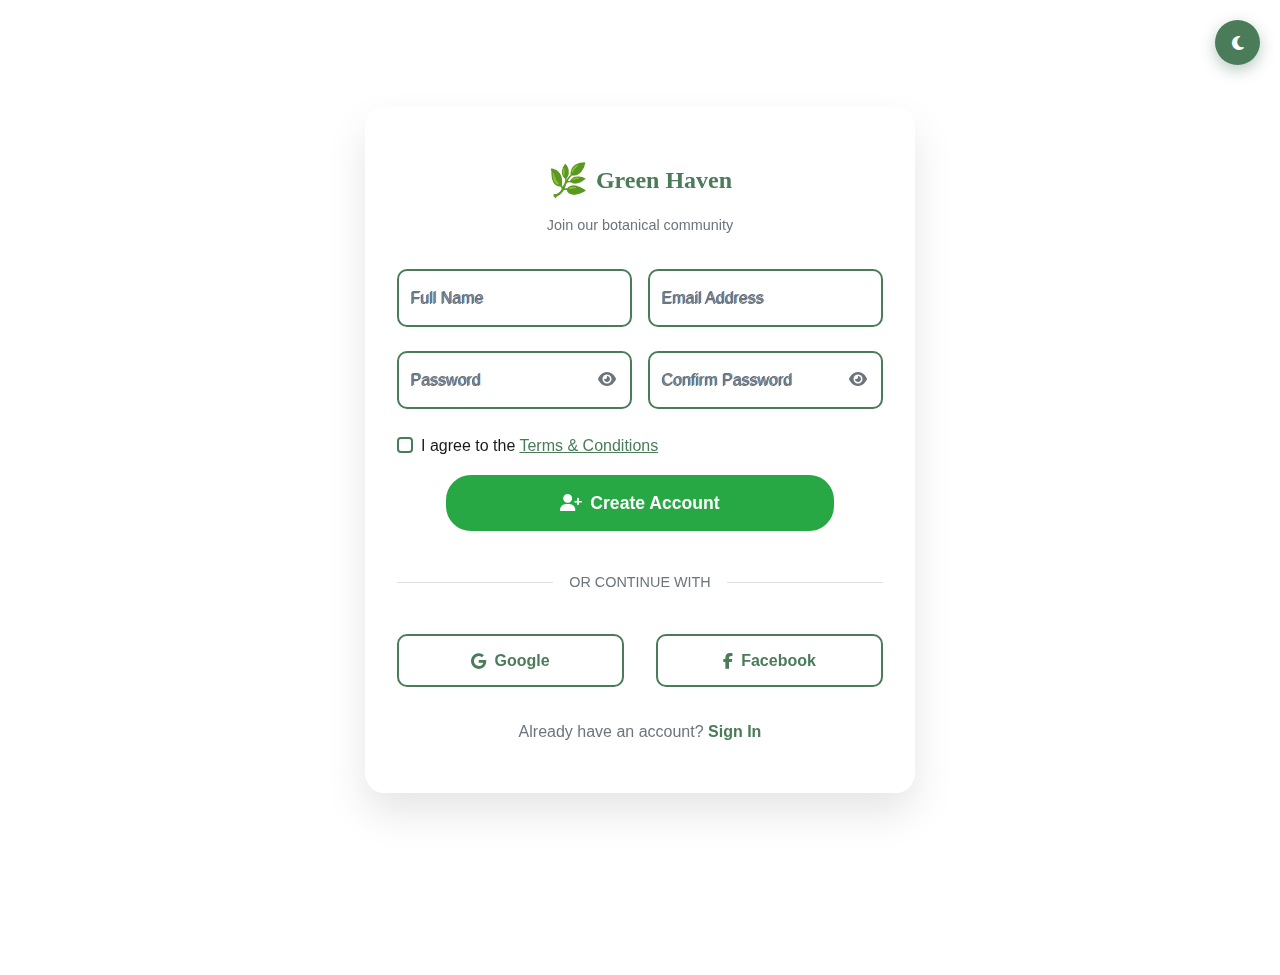
<file: signup.html>
<!DOCTYPE html>
<html lang="en">
<head>
    <meta charset="UTF-8">
    <meta name="viewport" content="width=device-width, initial-scale=1.0">
    <title>Sign Up - Green Haven Arboretum</title>
    <link href="https://cdn.jsdelivr.net/npm/bootstrap@5.3.0/dist/css/bootstrap.min.css" rel="stylesheet">
    <link href="https://cdnjs.cloudflare.com/ajax/libs/font-awesome/6.4.0/css/all.min.css" rel="stylesheet">
    <link href="css/styles.css" rel="stylesheet">
    <style>
        body {
            min-height: 100vh;
            display: flex;
            align-items: center;
            justify-content: center;
            background: linear-gradient(135deg, var(--leaf-green) 0%, var(--forest-green) 100%);
            overflow: hidden;
            margin: 0;
            padding: 20px;
        }

        .signup-container {
            width: 100%;
            max-width: 550px;
            background: rgba(255, 255, 255, 0.95);
            backdrop-filter: blur(10px);
            border-radius: 20px;
            padding: 3rem 2rem;
            box-shadow: 0 20px 40px rgba(0, 0, 0, 0.1);
            position: relative;
        }

        .theme-toggle-top {
            position: absolute;
            top: 20px;
            right: 20px;
            background: var(--leaf-green);
            color: white;
            border: none;
            width: 45px;
            height: 45px;
            border-radius: 50%;
            display: flex;
            align-items: center;
            justify-content: center;
            cursor: pointer;
            transition: all 0.3s ease;
            box-shadow: 0 5px 15px rgba(26, 77, 46, 0.3);
        }

        .theme-toggle-top:hover {
            transform: translateY(-2px);
            box-shadow: 0 8px 20px rgba(26, 77, 46, 0.4);
        }

        .logo-section {
            text-align: center;
            margin-bottom: 2rem;
        }

        .logo-icon {
            font-size: 2rem;
            color: var(--leaf-green);
            margin-bottom: 0.5rem;
        }

        .brand-text {
            font-size: 1.5rem;
            font-weight: 700;
            color: var(--leaf-green);
            margin-bottom: 0.5rem;
        }

        .tagline {
            color: var(--text-muted);
            font-size: 0.9rem;
        }

        .form-row {
            display: flex;
            gap: 1rem;
            margin-bottom: 1.5rem;
        }

        .form-row .form-floating {
            flex: 1;
            margin-bottom: 0;
        }

        .form-control {
            border-radius: 10px;
            border: 2px solid #e0e0e0;
            padding: 0.8rem 1rem;
            font-size: 1rem;
            transition: all 0.3s ease;
        }

        .form-control:focus {
            border-color: var(--leaf-green);
            box-shadow: 0 0 0 0.2rem rgba(26, 77, 46, 0.25);
        }

        .form-floating label {
            color: var(--text-muted);
        }

        .form-floating .form-control:focus ~ label {
            color: var(--leaf-green);
        }

        .password-toggle {
            position: absolute;
            right: 1rem;
            top: 50%;
            transform: translateY(-50%);
            background: none;
            border: none;
            color: var(--text-muted);
            cursor: pointer;
            z-index: 10;
        }

        .password-toggle:hover {
            color: var(--leaf-green);
        }

        .btn-signup {
            background: linear-gradient(135deg, var(--leaf-green), var(--forest-green));
            color: white;
            border: none;
            padding: 0.8rem 2rem;
            border-radius: 25px;
            font-size: 1.1rem;
            font-weight: 600;
            width: 80%;
            margin: 1rem auto 0;
            display: block;
            transition: all 0.3s ease;
        }

        .btn-signup:hover {
            transform: translateY(-2px);
            box-shadow: 0 10px 25px rgba(26, 77, 46, 0.3);
        }

        /* Light mode button visibility */
        html:not([data-theme="dark"]) .btn-signup {
            background: #28a745 !important;
            color: white !important;
            border: 2px solid #28a745 !important;
        }

        html:not([data-theme="dark"]) .btn-signup:hover {
            background: #218838 !important;
            border-color: #1e7e34 !important;
            box-shadow: 0 10px 25px rgba(40, 167, 69, 0.3) !important;
        }

        .divider {
            text-align: center;
            margin: 2rem 0;
            position: relative;
            z-index: 1;
        }

        .divider::before {
            content: '';
            position: absolute;
            top: 50%;
            left: 0;
            right: 0;
            height: 1px;
            background: #e0e0e0;
            z-index: -1;
        }

        .divider span {
            background: rgba(255, 255, 255, 0.95);
            padding: 0.5rem 1rem;
            color: var(--text-muted);
            font-size: 0.9rem;
            border-radius: 20px;
            display: inline-block;
        }

        .social-buttons {
            display: flex;
            gap: 1rem;
            margin-bottom: 2rem;
        }

        .btn-social {
            flex: 1;
            padding: 0.8rem;
            border-radius: 10px;
            border: 2px solid #e0e0e0;
            background: white;
            color: var(--text-dark);
            font-weight: 600;
            transition: all 0.3s ease;
            display: flex;
            align-items: center;
            justify-content: center;
            gap: 0.5rem;
        }

        .btn-social:hover {
            transform: translateY(-2px);
            box-shadow: 0 5px 15px rgba(0, 0, 0, 0.1);
        }

        /* Light mode social buttons visibility */
        html:not([data-theme="dark"]) .btn-google {
            background: #ffffff !important;
            border-color: var(--leaf-green) !important;
            color: var(--leaf-green) !important;
        }

        html:not([data-theme="dark"]) .btn-google:hover {
            background: var(--leaf-green) !important;
            color: #ffffff !important;
            box-shadow: 0 5px 15px rgba(26, 77, 46, 0.3) !important;
        }

        html:not([data-theme="dark"]) .btn-facebook {
            background: #ffffff !important;
            border-color: var(--leaf-green) !important;
            color: var(--leaf-green) !important;
        }

        html:not([data-theme="dark"]) .btn-facebook:hover {
            background: var(--leaf-green) !important;
            color: #ffffff !important;
            box-shadow: 0 5px 15px rgba(26, 77, 46, 0.3) !important;
        }

        .login-link {
            text-align: center;
            margin-top: 1.5rem;
            color: var(--text-muted);
        }

        .login-link a {
            color: var(--leaf-green);
            text-decoration: none;
            font-weight: 600;
        }

        .login-link a:hover {
            text-decoration: underline;
        }

        /* Floating background elements */
        .bg-decoration {
            position: absolute;
            border-radius: 50%;
            background: rgba(255, 255, 255, 0.1);
            pointer-events: none;
        }

        .bg-decoration-1 {
            width: 200px;
            height: 200px;
            top: -100px;
            left: -100px;
        }

        .bg-decoration-2 {
            width: 150px;
            height: 150px;
            bottom: -75px;
            right: -75px;
        }

        .bg-decoration-3 {
            width: 100px;
            height: 100px;
            top: 50%;
            left: -50px;
        }

        /* Dark mode styles */
        [data-theme="dark"] .signup-container {
            background: rgba(30, 30, 30, 0.95);
            color: var(--text-light);
        }

        [data-theme="dark"] .form-control {
            background: var(--card-bg);
            border-color: var(--border-color);
            color: var(--text-light);
        }

        [data-theme="dark"] .btn-social {
            background: var(--card-bg);
            border-color: var(--border-color);
            color: var(--text-light);
        }

        [data-theme="dark"] .divider span {
            background: rgba(30, 30, 30, 0.95);
        }

        /* Responsive design */
        @media (max-width: 480px) {
            .signup-container {
                padding: 2rem 1.5rem;
            }
            
            .form-row {
                flex-direction: column;
                gap: 0;
            }
            
            .form-row .form-floating {
                margin-bottom: 1.5rem;
            }
            
            .social-buttons {
                flex-direction: column;
            }
            
            .logo-icon {
                font-size: 2rem;
            }
            
            .brand-text {
                font-size: 1.5rem;
            }
        }
    </style>
</head>
<body>
    <!-- Background decorations -->
    <div class="bg-decoration bg-decoration-1"></div>
    <div class="bg-decoration bg-decoration-2"></div>
    <div class="bg-decoration bg-decoration-3"></div>

    <button class="theme-toggle-top" id="themeToggle" title="Toggle Theme">
        <i class="fas fa-sun" id="themeIcon"></i>
    </button>

    <!-- Signup Container -->
    <div class="signup-container">
        <!-- Logo Section -->
        <div class="logo-section">
            <a href="index.html" class="navbar-brand d-flex align-items-center justify-content-center text-decoration-none">
                <span class="logo-icon">🌿</span>
                <span class="brand-text ms-2">Green Haven</span>
            </a>
            <p class="tagline">Join our botanical community</p>
        </div>

        <!-- Signup Form -->
        <form id="signupForm">
            <div class="form-row">
                <div class="form-floating">
                    <input type="text" class="form-control" id="fullName" placeholder="Full Name" required>
                    <label for="fullName">Full Name</label>
                </div>
                <div class="form-floating">
                    <input type="email" class="form-control" id="email" placeholder="Email Address" required>
                    <label for="email">Email Address</label>
                </div>
            </div>

            <div class="form-row">
                <div class="form-floating position-relative">
                    <input type="password" class="form-control" id="password" placeholder="Password" required>
                    <label for="password">Password</label>
                    <button type="button" class="password-toggle" id="passwordToggle">
                        <i class="fas fa-eye"></i>
                    </button>
                </div>
                <div class="form-floating position-relative">
                    <input type="password" class="form-control" id="confirmPassword" placeholder="Confirm Password" required>
                    <label for="confirmPassword">Confirm Password</label>
                    <button type="button" class="password-toggle" id="confirmPasswordToggle">
                        <i class="fas fa-eye"></i>
                    </button>
                </div>
            </div>

            <div class="form-check mb-3">
                <input class="form-check-input" type="checkbox" id="terms" required>
                <label class="form-check-label" for="terms">
                    I agree to the <a href="#" style="color: var(--leaf-green);">Terms & Conditions</a>
                </label>
            </div>

            <button type="submit" class="btn btn-success btn-signup">
                <i class="fas fa-user-plus me-2"></i>Create Account
            </button>
        </form>

        <!-- Divider -->
        <div class="divider">
            <span>OR CONTINUE WITH</span>
        </div>

        <!-- Social Buttons -->
        <div class="social-buttons">
            <button type="button" class="btn btn-social btn-google">
                <i class="fab fa-google"></i>
                Google
            </button>
            <button type="button" class="btn btn-social btn-facebook">
                <i class="fab fa-facebook-f"></i>
                Facebook
            </button>
        </div>

        <!-- Login Link -->
        <div class="login-link">
            Already have an account? <a href="login.html">Sign In</a>
        </div>
    </div>

    <script src="https://cdn.jsdelivr.net/npm/bootstrap@5.3.0/dist/js/bootstrap.bundle.min.js"></script>
    <script>
        // Theme Toggle
        let currentTheme = localStorage.getItem('theme') || 'light';
        document.documentElement.setAttribute('data-theme', currentTheme);
        updateThemeIcon();

        document.getElementById('themeToggle').addEventListener('click', function() {
            currentTheme = currentTheme === 'light' ? 'dark' : 'light';
            document.documentElement.setAttribute('data-theme', currentTheme);
            localStorage.setItem('theme', currentTheme);
            updateThemeIcon();
        });

        function updateThemeIcon() {
            const icon = document.getElementById('themeIcon');
            icon.className = currentTheme === 'light' ? 'fas fa-moon' : 'fas fa-sun';
        }

        // Password Toggle
        document.getElementById('passwordToggle').addEventListener('click', function() {
            const passwordInput = document.getElementById('password');
            const icon = this.querySelector('i');
            
            if (passwordInput.type === 'password') {
                passwordInput.type = 'text';
                icon.className = 'fas fa-eye-slash';
            } else {
                passwordInput.type = 'password';
                icon.className = 'fas fa-eye';
            }
        });

        document.getElementById('confirmPasswordToggle').addEventListener('click', function() {
            const passwordInput = document.getElementById('confirmPassword');
            const icon = this.querySelector('i');
            
            if (passwordInput.type === 'password') {
                passwordInput.type = 'text';
                icon.className = 'fas fa-eye-slash';
            } else {
                passwordInput.type = 'password';
                icon.className = 'fas fa-eye';
            }
        });

        // Form Validation
        document.getElementById('signupForm').addEventListener('submit', function(e) {
            e.preventDefault();
            
            const password = document.getElementById('password').value;
            const confirmPassword = document.getElementById('confirmPassword').value;
            
            if (password !== confirmPassword) {
                alert('Passwords do not match!');
                return;
            }
            
            if (password.length < 8) {
                alert('Password must be at least 8 characters long!');
                return;
            }
            
            // Success message
            const successMessage = document.createElement('div');
            successMessage.className = 'alert alert-success mt-3';
            successMessage.innerHTML = '<i class="fas fa-check-circle me-2"></i>Account created successfully! Redirecting...';
            this.appendChild(successMessage);
            
            // Simulate redirect after 2 seconds
            setTimeout(() => {
                window.location.href = 'index.html';
            }, 2000);
        });

        // Social Login Handlers
        document.querySelector('.btn-google').addEventListener('click', function() {
            alert('Google signup would be implemented here');
        });

        document.querySelector('.btn-facebook').addEventListener('click', function() {
            alert('Facebook signup would be implemented here');
        });
    </script>
</body>
</html>
</file>
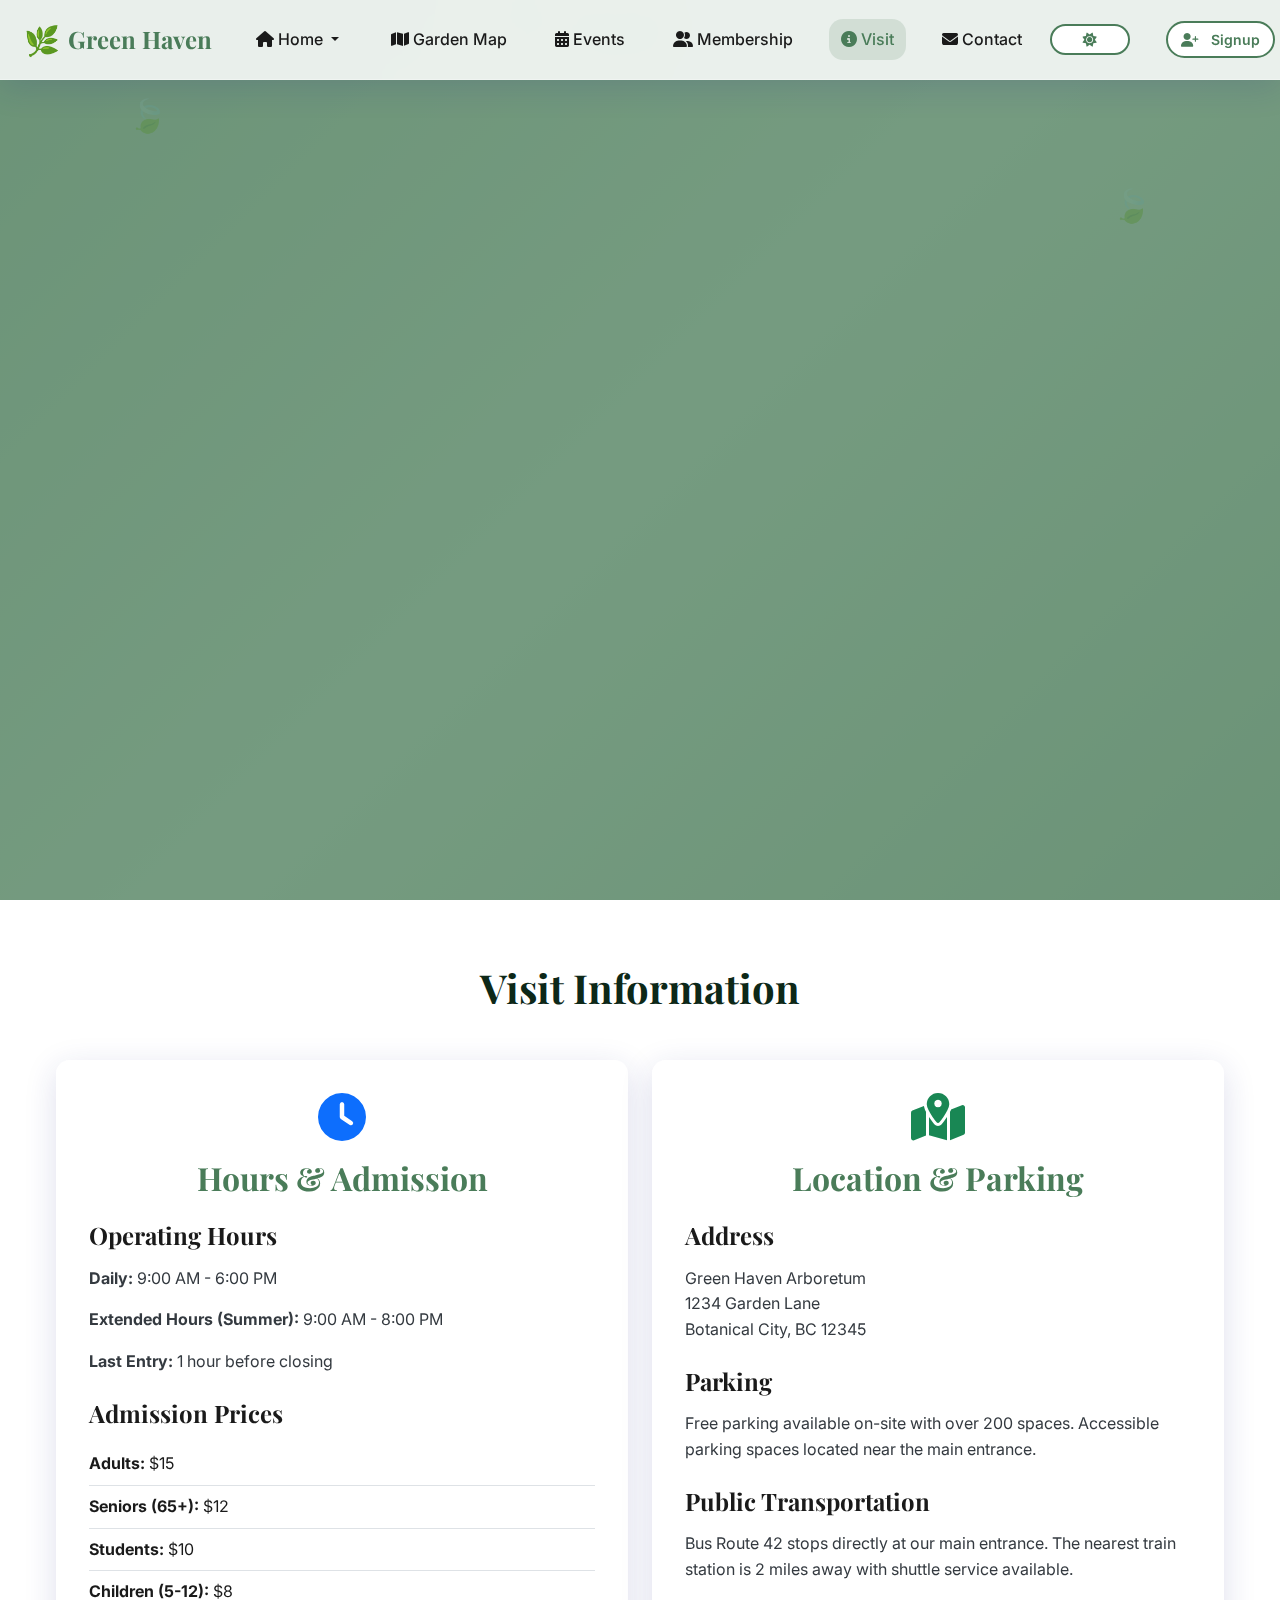
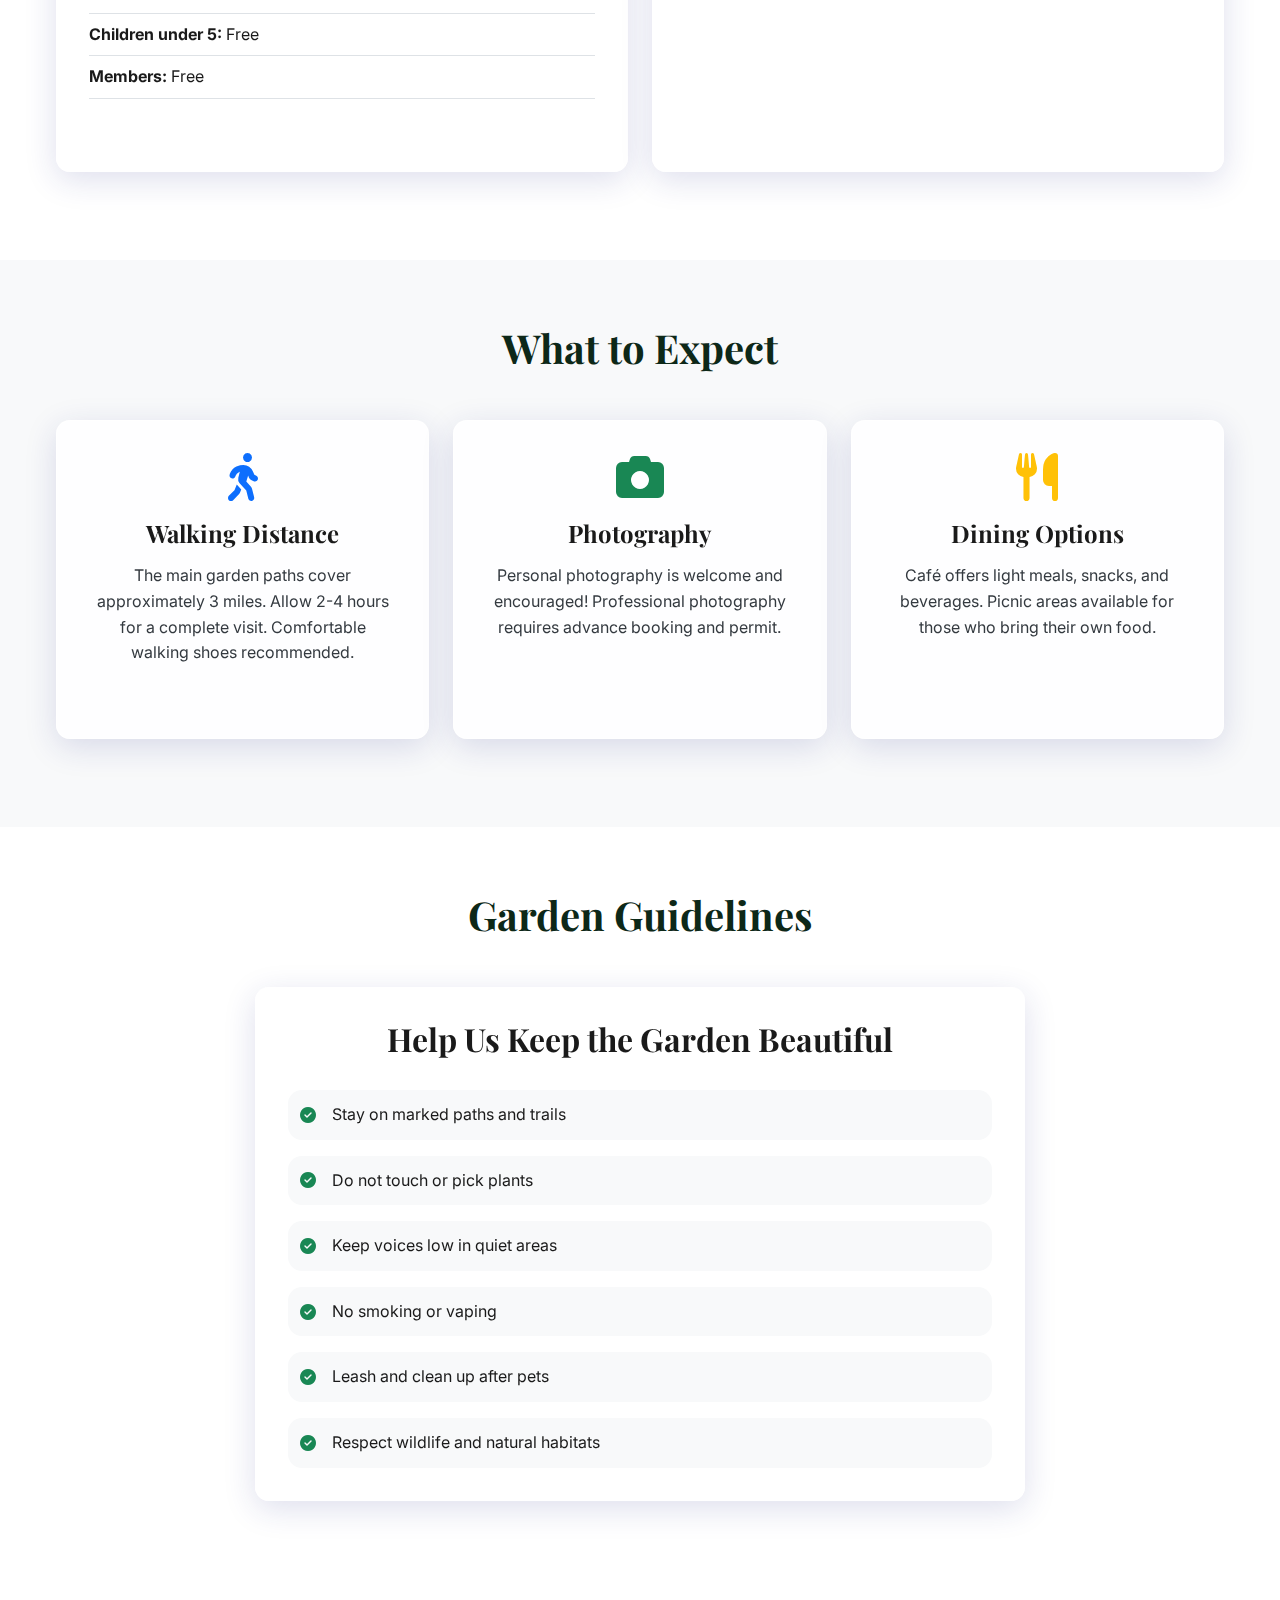
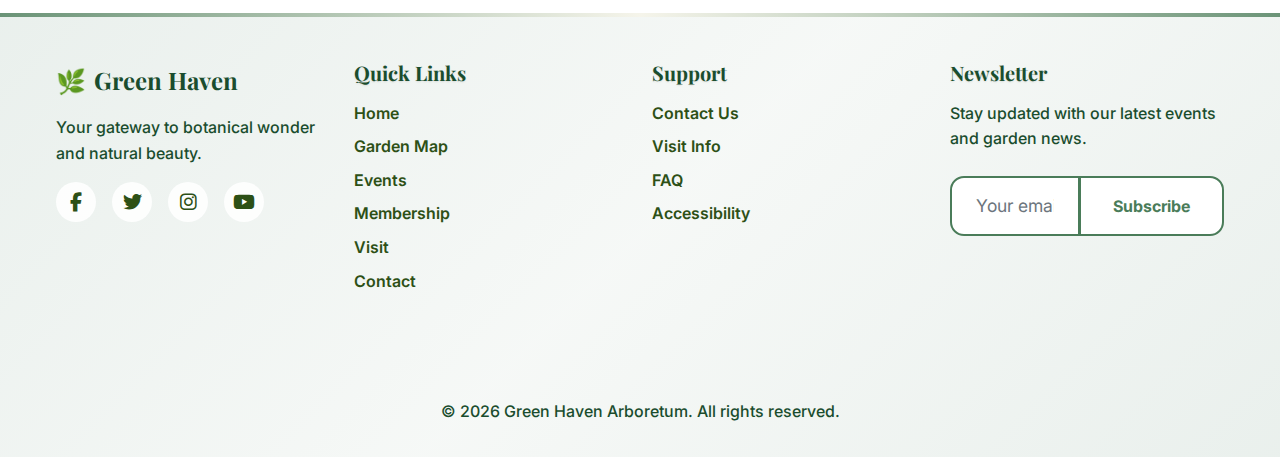
<file: visit.html>
<!DOCTYPE html>
<html lang="en">
<head>
    <meta charset="UTF-8">
    <meta name="viewport" content="width=device-width, initial-scale=1.0">
    <title>Visit Green Haven Arboretum - Plan Your Visit</title>
    <link rel="icon" type="image/svg+xml" href="favicon.svg">
    <link rel="alternate icon" href="favicon.ico" type="image/x-icon">
    <link href="https://cdn.jsdelivr.net/npm/bootstrap@5.3.0/dist/css/bootstrap.min.css" rel="stylesheet">
    <link rel="stylesheet" href="css/styles.css">
    <link href="https://fonts.googleapis.com/css2?family=Playfair+Display:wght@400;700&family=Inter:wght@300;400;500;600&display=swap" rel="stylesheet">
    <link rel="stylesheet" href="https://cdnjs.cloudflare.com/ajax/libs/font-awesome/6.5.1/css/all.min.css">
</head>
<body>
    <!-- Header -->
    <header class="navbar navbar-expand-lg navbar-dark fixed-top glass-header">
        <div class="container">
            <a class="navbar-brand d-flex align-items-center" href="index.html">
                <span class="logo-icon">🌿</span>
                <span class="brand-text ms-2">Green Haven</span>
            </a>
            
            <button class="navbar-toggler" type="button" data-bs-toggle="offcanvas" data-bs-target="#navbarOffcanvas">
                <span class="navbar-toggler-icon"></span>
            </button>
            
            <div class="collapse navbar-collapse">
                <ul class="navbar-nav mx-auto">
                    <li class="nav-item dropdown">
                        <a class="nav-link dropdown-toggle" href="#" id="homeDropdown" role="button" data-bs-toggle="dropdown" aria-expanded="false">
                            <i class="fas fa-home me-1"></i>Home
                        </a>
                        <ul class="dropdown-menu" aria-labelledby="homeDropdown">
                            <li><a class="dropdown-item" href="index.html"><i class="fas fa-leaf me-2"></i>Home 1 - Classic</a></li>
                            <li><a class="dropdown-item" href="home2.html"><i class="fas fa-spa me-2"></i>Home 2 - Modern</a></li>
                        </ul>
                    </li>
                    <li class="nav-item"><a class="nav-link" href="garden-map.html"><i class="fas fa-map me-1"></i>Garden Map</a></li>
                    <li class="nav-item"><a class="nav-link" href="events.html"><i class="fas fa-calendar-alt me-1"></i>Events</a></li>
                    <li class="nav-item"><a class="nav-link" href="membership.html"><i class="fas fa-user-friends me-1"></i>Membership</a></li>
                    <li class="nav-item"><a class="nav-link active" href="visit.html"><i class="fas fa-info-circle me-1"></i>Visit</a></li>
                    <li class="nav-item"><a class="nav-link" href="contact.html"><i class="fas fa-envelope me-1"></i>Contact</a></li>
                </ul>
                
                <div class="d-flex align-items-center gap-3">
                    <button class="btn btn-outline-light btn-sm" type="button" id="themeToggle" title="Toggle Theme">
                        <i class="fas fa-sun" id="themeIcon"></i>
                    </button>
                    <a href="signup.html" class="btn btn-outline-light btn-sm"><i class="fas fa-user-plus me-1"></i>Signup</a>
                </div>
            </div>
        </div>
    </header>

    <!-- Mobile Offcanvas -->
    <div class="offcanvas offcanvas-start" tabindex="-1" id="navbarOffcanvas">
        <div class="offcanvas-header">
            <h5 class="offcanvas-title">Green Haven</h5>
            <button type="button" class="btn-close" data-bs-dismiss="offcanvas"></button>
        </div>
        <div class="offcanvas-body">
            <ul class="navbar-nav">
                <li class="nav-item dropdown">
                    <a class="nav-link dropdown-toggle" href="#" id="homeDropdownMobile" role="button" data-bs-toggle="dropdown" aria-expanded="false">
                        <i class="fas fa-home me-1"></i>Home
                    </a>
                    <ul class="dropdown-menu" aria-labelledby="homeDropdownMobile">
                        <li><a class="dropdown-item" href="index.html"><i class="fas fa-leaf me-2"></i>Home 1 - Classic</a></li>
                        <li><a class="dropdown-item" href="home2.html"><i class="fas fa-spa me-2"></i>Home 2 - Modern</a></li>
                    </ul>
                </li>
                <li class="nav-item"><a class="nav-link" href="garden-map.html"><i class="fas fa-map me-1"></i>Garden Map</a></li>
                <li class="nav-item"><a class="nav-link" href="events.html"><i class="fas fa-calendar-alt me-1"></i>Events</a></li>
                <li class="nav-item"><a class="nav-link" href="membership.html"><i class="fas fa-user-friends me-1"></i>Membership</a></li>
                <li class="nav-item"><a class="nav-link active" href="visit.html"><i class="fas fa-info-circle me-1"></i>Visit</a></li>
                <li class="nav-item"><a class="nav-link" href="contact.html"><i class="fas fa-envelope me-1"></i>Contact</a></li>
                <li class="nav-item mt-3"><a href="signup.html" class="btn btn-outline-primary w-100"><i class="fas fa-user-plus me-1"></i>Signup</a></li>
                <li class="nav-item mt-3">
                    <div class="dropdown">
                        <button class="btn btn-outline-primary w-100" type="button" id="mobileThemeDropdown" data-bs-toggle="dropdown" aria-expanded="false" title="Toggle Theme">
                            <i class="fas fa-palette"></i>
                        </button>
                        <ul class="dropdown-menu" aria-labelledby="mobileThemeDropdown">
                            <li><a class="dropdown-item theme-option" href="#" data-theme="light"><i class="fas fa-sun me-2 text-warning"></i>Light Mode</a></li>
                            <li><a class="dropdown-item theme-option" href="#" data-theme="dark"><i class="fas fa-moon me-2 text-primary"></i>Dark Mode</a></li>
                        </ul>
                    </div>
                </li>
            </ul>
        </div>
    </div>

    <!-- Hero Section -->
    <section class="hero-section">
        <div class="hero-bg">
            <div class="hero-overlay"></div>
            <div class="floating-leaves">
                <span class="leaf">🍃</span>
                <span class="leaf">🌿</span>
                <span class="leaf">🍂</span>
                <span class="leaf">🍃</span>
                <span class="leaf">🌿</span>
                <span class="leaf">🍂</span>
                <span class="leaf">🍃</span>
                <span class="leaf">🌿</span>
                <span class="leaf">🍂</span>
            </div>
        </div>
        <div class="hero-content">
            <h1 class="hero-title">Plan Your Visit</h1>
            <p class="hero-subtitle">Everything you need to know for your perfect garden experience</p>
        </div>
    </section>

    <!-- Visit Information Section -->
    <section class="py-5">
        <div class="container">
            <h2 class="section-title text-center">Visit Information</h2>
            <div class="row g-4">
                <div class="col-lg-6">
                    <div class="info-card glass-card h-100">
                        <div class="info-header">
                            <i class="fas fa-clock fa-3x text-primary"></i>
                            <h3>Hours & Admission</h3>
                        </div>
                        <div class="info-content">
                            <h4>Operating Hours</h4>
                            <p><strong>Daily:</strong> 9:00 AM - 6:00 PM</p>
                            <p><strong>Extended Hours (Summer):</strong> 9:00 AM - 8:00 PM</p>
                            <p><strong>Last Entry:</strong> 1 hour before closing</p>
                            
                            <h4 class="mt-4">Admission Prices</h4>
                            <ul class="pricing-list">
                                <li><strong>Adults:</strong> $15</li>
                                <li><strong>Seniors (65+):</strong> $12</li>
                                <li><strong>Students:</strong> $10</li>
                                <li><strong>Children (5-12):</strong> $8</li>
                                <li><strong>Children under 5:</strong> Free</li>
                                <li><strong>Members:</strong> Free</li>
                            </ul>
                        </div>
                    </div>
                </div>
                <div class="col-lg-6">
                    <div class="info-card glass-card h-100">
                        <div class="info-header">
                            <i class="fas fa-map-marked-alt fa-3x text-success"></i>
                            <h3>Location & Parking</h3>
                        </div>
                        <div class="info-content">
                            <h4>Address</h4>
                            <p>Green Haven Arboretum<br>
                            1234 Garden Lane<br>
                            Botanical City, BC 12345</p>
                            
                            <h4 class="mt-4">Parking</h4>
                            <p>Free parking available on-site with over 200 spaces. Accessible parking spaces located near the main entrance.</p>
                            
                            <h4 class="mt-4">Public Transportation</h4>
                            <p>Bus Route 42 stops directly at our main entrance. The nearest train station is 2 miles away with shuttle service available.</p>
                        </div>
                    </div>
                </div>
            </div>
        </div>
    </section>

    <!-- What to Expect Section -->
    <section class="py-5 bg-light">
        <div class="container">
            <h2 class="section-title text-center">What to Expect</h2>
            <div class="row g-4">
                <div class="col-md-4">
                    <div class="expect-card glass-card text-center h-100">
                        <div class="expect-icon">
                            <i class="fas fa-walking fa-3x text-primary"></i>
                        </div>
                        <h4>Walking Distance</h4>
                        <p>The main garden paths cover approximately 3 miles. Allow 2-4 hours for a complete visit. Comfortable walking shoes recommended.</p>
                    </div>
                </div>
                <div class="col-md-4">
                    <div class="expect-card glass-card text-center h-100">
                        <div class="expect-icon">
                            <i class="fas fa-camera fa-3x text-success"></i>
                        </div>
                        <h4>Photography</h4>
                        <p>Personal photography is welcome and encouraged! Professional photography requires advance booking and permit.</p>
                    </div>
                </div>
                <div class="col-md-4">
                    <div class="expect-card glass-card text-center h-100">
                        <div class="expect-icon">
                            <i class="fas fa-utensils fa-3x text-warning"></i>
                        </div>
                        <h4>Dining Options</h4>
                        <p>Café offers light meals, snacks, and beverages. Picnic areas available for those who bring their own food.</p>
                    </div>
                </div>
            </div>
        </div>
    </section>

    <!-- Guidelines Section -->
    <section class="py-5">
        <div class="container">
            <h2 class="section-title text-center">Garden Guidelines</h2>
            <div class="row">
                <div class="col-lg-8 mx-auto">
                    <div class="guidelines-card glass-card">
                        <h3 class="text-center mb-4">Help Us Keep the Garden Beautiful</h3>
                        <div class="guidelines-grid">
                            <div class="guideline-item">
                                <i class="fas fa-check-circle text-success"></i>
                                <span>Stay on marked paths and trails</span>
                            </div>
                            <div class="guideline-item">
                                <i class="fas fa-check-circle text-success"></i>
                                <span>Do not touch or pick plants</span>
                            </div>
                            <div class="guideline-item">
                                <i class="fas fa-check-circle text-success"></i>
                                <span>Keep voices low in quiet areas</span>
                            </div>
                            <div class="guideline-item">
                                <i class="fas fa-check-circle text-success"></i>
                                <span>No smoking or vaping</span>
                            </div>
                            <div class="guideline-item">
                                <i class="fas fa-check-circle text-success"></i>
                                <span>Leash and clean up after pets</span>
                            </div>
                            <div class="guideline-item">
                                <i class="fas fa-check-circle text-success"></i>
                                <span>Respect wildlife and natural habitats</span>
                            </div>
                        </div>
                    </div>
                </div>
            </div>
        </div>
    </section>

    <!-- Footer -->
    <footer class="footer">
        <div class="container">
            <div class="row g-4">
                <div class="col-lg-3">
                    <div class="footer-brand">
                        <span class="logo-icon">🌿</span>
                        <span class="brand-text ms-2">Green Haven</span>
                    </div>
                    <p class="mt-3">Your gateway to botanical wonder and natural beauty.</p><div class="social-links">
                        <a href="#" aria-label="Facebook"><i class="fab fa-facebook-f"></i></a>
                        <a href="#" aria-label="Twitter"><i class="fab fa-twitter"></i></a>
                        <a href="#" aria-label="Instagram"><i class="fab fa-instagram"></i></a>
                        <a href="#" aria-label="YouTube"><i class="fab fa-youtube"></i></a>
                    </div>
                </div>
                <div class="col-lg-3">
                    <h5>Quick Links</h5>
                    <ul class="footer-links">
                        <li><a href="index.html">Home</a></li>
                        <li><a href="garden-map.html">Garden Map</a></li>
                        <li><a href="events.html">Events</a></li>
                        <li><a href="membership.html">Membership</a></li>
                        <li><a href="visit.html">Visit</a></li>
                        <li><a href="contact.html">Contact</a></li>
                    </ul>
                </div>
                <div class="col-lg-3">
                    <h5>Support</h5>
                    <ul class="footer-links">
                        <li><a href="#">Contact Us</a></li>
                        <li><a href="#">Visit Info</a></li>
                        <li><a href="#">FAQ</a></li>
                        <li><a href="#">Accessibility</a></li>
                    </ul>
                </div>
                <div class="col-lg-3">
                    <h5>Newsletter</h5>
                    <p>Stay updated with our latest events and garden news.</p>
                    <div class="subscribe-section">
                        <div class="input-group">
                            <input type="email" class="form-control" placeholder="Your email">
                            <button class="btn" type="button">Subscribe</button>
                        </div>
                    </div>
                </div>
            </div>
            <hr class="footer-divider">
            <div class="text-center">
                <p>&copy; 2026 Green Haven Arboretum. All rights reserved.</p>
            </div>
        </div>
        <button class="back-to-top" id="backToTop"><i class="fas fa-arrow-up"></i></button>
    </footer>

    <script src="https://cdn.jsdelivr.net/npm/bootstrap@5.3.0/dist/js/bootstrap.bundle.min.js"></script>
    <script src="js/script.js"></script>
</body>
</html>
</file>
<file: css/styles.css>
/* ===== CSS VARIABLES ===== */
:root {
    /* Spacing Variables */
    --section-spacing: 60px;
    --card-gap: 24px;
    --button-gap: 16px;
    --border-radius: 14px;
    --border-radius-lg: 16px;

    /* 3-Color Nature Theme */
    --deep-green: #1a4d2e;
    --leaf-green: #4a7c59;
    --light-cream: #f6f4e8;

    /* Color Variations */
    --deep-green-light: #2d6b4a;
    --deep-green-dark: #0f2818;
    --leaf-green-light: #6b9b7a;
    --leaf-green-dark: #3a5f4a;
    --light-cream-dark: #ede8d8;

    /* Light Mode Theme Variables */
    --bg-color: var(--light-cream);
    --bg-secondary: #ffffff;
    --bg-tertiary: #f0ebe0;
    --text-color: var(--deep-green-dark);
    --text-secondary: var(--deep-green);
    --text-muted: var(--leaf-green-dark);
    --text-inverse: #ffffff;
    --card-bg: #ffffff;
    --border-color: var(--light-cream-dark);
    --shadow-color: rgba(26, 77, 46, 0.1);

    /* Glassmorphism Light */
    --glass-bg: rgba(255, 255, 255, 0.9);
    --glass-border: rgba(255, 255, 255, 0.5);
    --glass-shadow: 0 8px 32px rgba(26, 77, 46, 0.15);

    /* Typography */
    --font-serif: 'Playfair Display', serif;
    --font-sans: 'Inter', sans-serif;
    --line-height: 1.6;

    /* Spacing */
    --header-height: 80px;
}

/* Dark Mode Theme Variables */
[data-theme="dark"] {
    /* Dark Mode Theme Variables */
    --bg-color: var(--deep-green-dark);
    --bg-secondary: var(--deep-green);
    --bg-tertiary: var(--leaf-green-dark);
    --text-color: var(--light-cream);
    --text-secondary: var(--light-cream-dark);
    --text-muted: var(--leaf-green-light);
    --text-inverse: var(--deep-green-dark);
    --card-bg: var(--deep-green);
    --border-color: var(--leaf-green);
    --shadow-color: rgba(0, 0, 0, 0.5);

    /* Glassmorphism Dark */
    --glass-bg: rgba(26, 77, 46, 0.7);
    --glass-border: rgba(74, 124, 89, 0.3);
    --glass-shadow: 0 8px 32px rgba(0, 0, 0, 0.5);
}

/* ===== NAVIGATION ===== */
.navbar {
    background-color: var(--glass-bg);
    backdrop-filter: blur(20px);
    -webkit-backdrop-filter: blur(20px);
    border-bottom: 1px solid var(--glass-border);
    box-shadow: var(--glass-shadow);
    height: var(--header-height);
    z-index: 1000;
    transition: all 0.3s ease;
    padding: 0 1rem;
}

.navbar .container {
    display: flex;
    align-items: center;
    justify-content: space-between;
    height: 100%;
    max-width: 1400px;
    margin: 0 auto;
    padding: 0 0.5rem;
}

.navbar-brand {
    font-family: var(--font-serif);
    font-size: 1.5rem;
    font-weight: 700;
    color: var(--leaf-green) !important;
    text-decoration: none;
    display: flex;
    align-items: center;
    white-space: nowrap;
}

.navbar-collapse {
    flex-grow: 0;
}

.navbar-nav {
    display: flex;
    align-items: center;
    margin: 0;
    padding: 0;
}

.nav-item {
    margin: 0 0.25rem;
}

.nav-link {
    color: var(--text-color) !important;
    font-weight: 500;
    padding: 0.5rem 0.75rem !important;
    border-radius: var(--border-radius);
    transition: all 0.3s ease;
    position: relative;
    text-decoration: none;
    white-space: nowrap;
}

.nav-link:hover,
.nav-link.active {
    color: var(--leaf-green) !important;
    background-color: rgba(74, 124, 89, 0.15) !important;
}

/* Remove underline from active navbar link */
.navbar .nav-link.active::after {
    display: none;
}

/* Theme Dropdown */
.navbar .dropdown {
    margin: 0 0.5rem;
}

.navbar .btn {
    margin: 0 0.25rem;
    white-space: nowrap;
}

.navbar .btn-outline-light {
    background-color: transparent;
    color: var(--text-color) !important;
    border: 2px solid var(--text-color);
    min-width: 80px;
    padding: 0.4rem 0.8rem;
    font-size: 0.875rem;
}

.navbar .btn-outline-light:hover {
    background-color: var(--leaf-green);
    color: white !important;
    border-color: var(--leaf-green);
}

/* Ensure theme dropdown button has same width */
.navbar .dropdown .btn-outline-light {
    min-width: 80px;
    padding: 0.4rem 0.8rem;
    font-size: 0.875rem;
}

.navbar .btn-primary {
    background: linear-gradient(135deg, var(--deep-green), var(--leaf-green));
    border: none;
    color: white !important;
}

.navbar .btn-primary:hover {
    background: linear-gradient(135deg, var(--leaf-green), var(--deep-green-light));
    transform: translateY(-2px);
    box-shadow: 0 4px 12px rgba(74, 124, 89, 0.3);
}

/* ===== GLOBAL SPACING RULES ===== */
section {
    padding: 4rem 0;
    margin: 0;
}

/* Reduce spacing for sections immediately after hero */
.hero-section+section {
    padding-top: 3rem;
}

/* Consistent spacing for all pages */
.py-5 {
    padding-top: 4rem !important;
    padding-bottom: 4rem !important;
}

.py-4 {
    padding-top: 3rem !important;
    padding-bottom: 3rem !important;
}

.py-3 {
    padding-top: 2rem !important;
    padding-bottom: 2rem !important;
}

/* Remove margins from sections */
section {
    margin-top: 0 !important;
    margin-bottom: 0 !important;
}

.container {
    max-width: 1200px;
    padding-left: 1rem;
    padding-right: 1rem;
}

.container-fluid {
    padding-left: 1rem;
    padding-right: 1rem;
}

/* ===== GLOBAL STYLES ===== */
* {
    margin: 0;
    padding: 0;
    box-sizing: border-box;
}

body {
    font-family: var(--font-sans);
    line-height: var(--line-height);
    color: var(--text-color);
    background-color: var(--bg-color);
    overflow-x: hidden;
    transition: background-color 0.3s ease, color 0.3s ease;
}

/* Force light mode by default - no dark mode auto-detection */
html:not([data-theme="dark"]) {
    --bg-color: #ffffff;
    --bg-secondary: #f8f9fa;
    --bg-tertiary: #e9ecef;
    --text-color: #1a1a1a;
    --text-secondary: #343a40;
    --text-muted: #6c757d;
    --text-inverse: #ffffff;
    --card-bg: #ffffff;
    --border-color: #dee2e6;
    --shadow-color: rgba(0, 0, 0, 0.1);
    --glass-bg: rgba(255, 255, 255, 0.85);
    --glass-border: rgba(255, 255, 255, 0.3);
    --glass-shadow: 0 8px 32px rgba(31, 38, 135, 0.15);
}

/* Enhanced text visibility for light mode */
html:not([data-theme="dark"]) .page-title,
html:not([data-theme="dark"]) .section-title {
    color: #0d2818 !important;
    font-weight: 700;
}

html:not([data-theme="dark"]) .page-subtitle {
    color: #2d5016 !important;
    font-weight: 500;
}

html:not([data-theme="dark"]) .card-title {
    color: #1a1a1a !important;
    font-weight: 600;
}

html:not([data-theme="dark"]) .card-text {
    color: #343a40 !important;
}

html:not([data-theme="dark"]) .text-muted {
    color: #495057 !important;
}

/* Event Calendar specific text fixes */
html:not([data-theme="dark"]) .calendar-container h3 {
    color: #0d2818 !important;
    font-weight: 700;
}

html:not([data-theme="dark"]) .calendar-weekdays>div {
    color: #2d5016 !important;
    font-weight: 600;
}

html:not([data-theme="dark"]) .filter-container h4 {
    color: #1a1a1a !important;
    font-weight: 600;
}

html:not([data-theme="dark"]) .event-title {
    color: #1a1a1a !important;
    font-weight: 700;
}

html:not([data-theme="dark"]) .event-time {
    color: #2d5016 !important;
    font-weight: 600;
}

html:not([data-theme="dark"]) .event-description {
    color: #343a40 !important;
}

/* Upcoming Events Alignment Fix */
.event-preview-card {
    padding: 1.5rem;
    transition: all 0.3s ease;
    display: flex;
    flex-direction: column;
    justify-content: space-between;
}

.event-preview-card .row {
    align-items: center;
}

.event-preview-card h4 {
    color: var(--text-color) !important;
    font-weight: 600;
    margin-bottom: 0.5rem;
}

.event-preview-card .text-muted {
    color: var(--text-secondary) !important;
    font-weight: 500;
}

.event-preview-card p {
    color: var(--text-secondary) !important;
    margin-bottom: 1rem;
}

/* Light mode specific for upcoming events */
html:not([data-theme="dark"]) .event-preview-card h4 {
    color: #1a1a1a !important;
}

html:not([data-theme="dark"]) .event-preview-card .text-muted {
    color: #495057 !important;
}

html:not([data-theme="dark"]) .event-preview-card p {
    color: #343a40 !important;
}

/* ===== RESPONSIVE TYPOGRAPHY ===== */
h1,
h2,
h3,
h4,
h5,
h6 {
    font-family: var(--font-serif);
    font-weight: 700;
    margin-bottom: 1rem;
    line-height: 1.2;
    color: var(--text-color);
}

h1 {
    font-size: clamp(2rem, 5vw, 3.5rem);
}

h2 {
    font-size: clamp(1.5rem, 4vw, 2.5rem);
}

h3 {
    font-size: clamp(1.25rem, 3vw, 2rem);
}

h4 {
    font-size: clamp(1.1rem, 2.5vw, 1.5rem);
}

h5 {
    font-size: clamp(1rem, 2vw, 1.25rem);
}

h6 {
    font-size: clamp(0.9rem, 1.5vw, 1.1rem);
}

p {
    margin-bottom: 1rem;
    color: var(--text-secondary);
}

/* ===== THEME-AWARE COMPONENTS ===== */
.bg-light {
    background-color: var(--bg-secondary) !important;
    transition: background-color 0.3s ease;
}

.text-muted {
    color: var(--text-muted) !important;
}

.text-secondary {
    color: var(--text-secondary) !important;
}

/* ===== CARDS WITH PROPER SPACING ===== */
.glass-card,
.card {
    background-color: var(--card-bg);
    border: 1px solid var(--border-color);
    border-radius: var(--border-radius);
    box-shadow: 0 4px 12px var(--shadow-color);
    transition: all 0.3s ease;
    margin-bottom: var(--card-gap);
    overflow: hidden;
}

.glass-card:hover,
.card:hover {
    transform: translateY(-4px);
    box-shadow: 0 8px 24px var(--shadow-color);
}

.card-body {
    padding: 1.5rem;
}

.card-img-top {
    border-radius: var(--border-radius) var(--border-radius) 0 0;
}

/* ===== FORM CONTROLS ===== */
.form-control,
.form-select {
    background-color: var(--card-bg);
    color: var(--text-color);
    border: 1px solid var(--border-color);
    border-radius: var(--border-radius);
    padding: 0.75rem 1rem;
    transition: all 0.3s ease;
    font-size: 1rem;
}

.form-control:focus,
.form-select:focus {
    background-color: var(--card-bg);
    color: var(--text-color);
    border-color: var(--leaf-green);
    box-shadow: 0 0 0 0.2rem rgba(139, 195, 74, 0.25);
    outline: none;
}

/* ===== BUTTONS WITH PROPER SPACING ===== */
.btn {
    border-radius: var(--border-radius);
    padding: 0.75rem 1.5rem;
    font-weight: 600;
    transition: all 0.3s ease;
    border: none;
    cursor: pointer;
    display: inline-flex;
    align-items: center;
    justify-content: center;
    gap: 0.5rem;
    text-decoration: none;
    margin: 0;
}

.btn+.btn {
    margin-left: var(--button-gap);
}

.btn-primary {
    background: linear-gradient(135deg, var(--forest-green), var(--forest-green-light));
    color: white;
}

.btn-primary:hover {
    background: linear-gradient(135deg, var(--forest-green-light), var(--leaf-green-dark));
    transform: translateY(-2px);
    box-shadow: 0 6px 20px rgba(45, 80, 22, 0.3);
    color: white;
}

.btn-outline-primary {
    background: transparent;
    color: var(--forest-green);
    border: 2px solid var(--forest-green);
}

.btn-outline-primary:hover {
    background: var(--forest-green);
    color: white;
    transform: translateY(-2px);
}

.btn-outline-light {
    background: transparent;
    color: white;
    border: 2px solid rgba(255, 255, 255, 0.7);
}

.btn-outline-light:hover {
    background: rgba(255, 255, 255, 0.2);
    border-color: white;
    color: white;
}

.btn-lg {
    padding: 1rem 2rem;
    font-size: 1.125rem;
}

.btn-sm {
    padding: 0.5rem 1rem;
    font-size: 0.875rem;
}

/* ===== NAVIGATION ===== */
.navbar {
    background-color: var(--glass-bg);
    backdrop-filter: blur(20px);
    -webkit-backdrop-filter: blur(20px);
    border-bottom: 1px solid var(--glass-border);
    box-shadow: var(--glass-shadow);
    height: var(--header-height);
    z-index: 1000;
    transition: all 0.3s ease;
}

.navbar-brand {
    font-family: var(--font-serif);
    font-size: 1.5rem;
    font-weight: 700;
    color: var(--leaf-green) !important;
    text-decoration: none;
}

.nav-link {
    color: var(--text-color) !important;
    font-weight: 500;
    margin: 0 0.5rem;
    transition: all 0.3s ease;
    position: relative;
    text-decoration: none;
    padding: 0.5rem 1rem;
}

.nav-link:hover,
.nav-link.active {
    color: var(--leaf-green) !important;
}

.nav-link.active::after {
    content: '';
    position: absolute;
    bottom: -2px;
    left: 50%;
    transform: translateX(-50%);
    width: 30px;
    height: 2px;
    background: var(--leaf-green);
    border-radius: 1px;
}

.dropdown-menu {
    background-color: var(--card-bg);
    border: 1px solid var(--border-color);
    border-radius: var(--border-radius);
    box-shadow: 0 8px 24px var(--shadow-color);
    padding: 0.5rem;
    margin-top: 0.5rem;
}

.dropdown-item {
    color: var(--text-color);
    padding: 0.5rem 1rem;
    border-radius: calc(var(--border-radius) - 4px);
    transition: all 0.3s ease;
}

.dropdown-item:hover {
    background-color: var(--bg-secondary);
    color: var(--leaf-green);
}

.dropdown-item.active {
    background-color: var(--leaf-green);
    color: white;
}

/* Theme option specific styles */
.theme-option {
    font-weight: 500;
}

.theme-option.active {
    background-color: var(--leaf-green) !important;
    color: white !important;
}

/* High contrast text for better visibility */
.text-high-contrast {
    color: var(--text-color) !important;
    font-weight: 500;
}

[data-theme="dark"] .text-high-contrast {
    color: #ffffff !important;
}

/* Ensure button text is always visible */
.btn {
    color: white !important;
}

.btn-outline-primary {
    color: var(--forest-green) !important;
}

.btn-outline-light {
    color: white !important;
}

[data-theme="dark"] .btn-outline-light {
    color: var(--text-color) !important;
    border-color: var(--text-color) !important;
}

[data-theme="dark"] .btn-outline-light:hover {
    color: var(--card-bg) !important;
    background-color: var(--text-color) !important;
}

/* Card text visibility */
.card-title {
    color: var(--text-color) !important;
    font-weight: 600;
    font-size: 1.1rem;
    margin-bottom: 1rem;
    line-height: 1.3;
}

.card-text {
    color: var(--text-secondary) !important;
}

/* Navigation text visibility */
.navbar-brand {
    color: var(--leaf-green) !important;
}

.nav-link {
    color: var(--text-color) !important;
}

[data-theme="dark"] .nav-link {
    color: var(--text-color) !important;
}

.nav-link:hover,
.nav-link.active {
    color: var(--leaf-green) !important;
}

/* Section titles */
.section-title,
.page-title {
    color: var(--text-color) !important;
}

/* Form labels */
.form-label {
    color: var(--text-color) !important;
    font-weight: 600;
}

/* Footer text */
.footer {
    color: white !important;
}

.footer h5 {
    color: var(--leaf-green) !important;
}

.footer-links a {
    color: rgba(255, 255, 255, 0.8) !important;
}

.footer-links a:hover {
    color: var(--leaf-green) !important;
}

/* ===== OFFCANVAS ===== */
.offcanvas {
    background-color: var(--card-bg);
    color: var(--text-color);
}

.offcanvas-header {
    border-bottom: 1px solid var(--border-color);
    padding: 1rem;
}

.offcanvas-body {
    padding: 1rem;
}

/* ===== IMAGES ===== */
.img-fluid {
    max-width: 100%;
    height: auto;
    border-radius: var(--border-radius);
}

/* ===== FOOTER ===== */
.footer {
    background: linear-gradient(135deg,
            rgba(26, 77, 46, 0.95) 0%,
            rgba(74, 124, 89, 0.9) 25%,
            rgba(45, 107, 74, 0.95) 50%,
            rgba(74, 124, 89, 0.9) 75%,
            rgba(26, 77, 46, 0.95) 100%);
    color: var(--light-cream);
    padding: 3rem 0 1rem;
    position: relative;
    overflow: hidden;
}

.footer::before {
    content: '';
    position: absolute;
    top: 0;
    left: 0;
    right: 0;
    bottom: 0;
    background: linear-gradient(135deg,
            rgba(45, 107, 74, 0.1) 0%,
            rgba(74, 124, 89, 0.05) 50%,
            rgba(45, 107, 74, 0.1) 100%);
    z-index: -1;
}

.footer::after {
    content: '';
    position: absolute;
    top: 0;
    left: 0;
    right: 0;
    height: 4px;
    background: linear-gradient(90deg,
            var(--leaf-green) 0%,
            var(--light-cream) 50%,
            var(--leaf-green) 100%);
    opacity: 0.8;
}

.footer h5 {
    color: var(--leaf-green-light) !important;
    margin-bottom: 1rem;
    font-weight: 600;
}

.footer-links {
    list-style: none;
    padding: 0;
}

.footer-links li {
    margin-bottom: 0.75rem;
}

.footer-links a {
    color: var(--light-cream) !important;
    text-decoration: none;
    transition: all 0.3s ease;
    font-weight: 500;
}

.footer-links a:hover {
    color: var(--leaf-green-light) !important;
    transform: translateX(3px);
}

/* Mobile signup button styling */
.offcanvas .btn-primary {
    background: linear-gradient(135deg, var(--leaf-green), var(--deep-green)) !important;
    border: none !important;
    color: white !important;
    font-weight: 600;
    box-shadow: 0 4px 12px rgba(74, 124, 89, 0.3);
    transition: all 0.3s ease;
}

.offcanvas .btn-primary:hover {
    background: linear-gradient(135deg, var(--deep-green), var(--leaf-green-dark)) !important;
    transform: translateY(-2px);
    box-shadow: 0 6px 20px rgba(74, 124, 89, 0.4);
    color: white !important;
}

/* Mobile menu items spacing and active state styling */
.offcanvas .navbar-nav {
    padding: 1rem 0;
}

.offcanvas .nav-item {
    margin-bottom: 0.75rem;
}

.offcanvas .nav-link {
    padding: 0.75rem 1rem !important;
    border-radius: var(--border-radius);
    margin: 0.25rem 0.5rem;
    font-weight: 500;
    transition: all 0.3s ease;
}

.offcanvas .nav-link:hover {
    background-color: var(--bg-secondary);
    transform: translateX(5px);
}

.offcanvas .nav-link.active {
    background-color: var(--leaf-green);
    color: white !important;
    border-bottom: none !important;
}

/* Light mode active state styling */
html:not([data-theme="dark"]) .offcanvas .nav-link.active {
    background-color: var(--leaf-green) !important;
    color: white !important;
}

/* Remove border bottom from active nav link in mobile menu */
.offcanvas .nav-link.active::after {
    display: none !important;
}

/* Events page register button alignment for mobile and tablet */
@media (max-width: 991.98px) {
    .events-section .row {
        display: flex;
        flex-wrap: wrap;
    }
    
    .events-section .event-item {
        display: flex;
        flex-direction: column;
    }
    
    .events-section .event-card {
        display: flex;
        flex-direction: column;
        height: 100%;
    }
    
    .events-section .event-body {
        display: flex;
        flex-direction: column;
        flex: 1;
    }
    
    .events-section .event-tags {
        margin-top: auto;
    }
    
    .events-section .event-card .btn {
        margin-top: auto !important;
        align-self: stretch;
    }
}

/* Digital Community Hub responsive layout */
@media (max-width: 991.98px) {
    .community-hub-section .row .col-lg-6 {
        width: 100% !important;
        max-width: 100% !important;
        flex: 0 0 100% !important;
    }
}

/* Membership benefits responsive layout */
@media (max-width: 991.98px) {
    .benefits-section .row .col-md-6 {
        width: 100% !important;
        max-width: 100% !important;
        flex: 0 0 100% !important;
    }
}

/* Light mode footer enhancements */
html:not([data-theme="dark"]) .footer h5 {
    color: #1a4d2e !important;
    text-shadow: 0 1px 2px rgba(0, 0, 0, 0.1);
    font-weight: 700;
}

html:not([data-theme="dark"]) .footer-links a {
    color: #2d5016 !important;
    font-weight: 600;
}

html:not([data-theme="dark"]) .footer-links a:hover {
    color: #4a7c59 !important;
}

html:not([data-theme="dark"]) .footer p {
    color: #1a4d2e !important;
    font-weight: 500;
}

html:not([data-theme="dark"]) .subscribe-section h6 {
    color: #1a4d2e !important;
    font-weight: 700;
}

html:not([data-theme="dark"]) .social-links a {
    color: #2d5016 !important;
}

/* Footer brand logo visibility in light mode */
html:not([data-theme="dark"]) .footer-brand {
    color: #1a4d2e !important;
}

html:not([data-theme="dark"]) .footer-brand .logo-icon {
    color: #2d5016 !important;
    font-size: inherit;
}

html:not([data-theme="dark"]) .footer-brand .brand-text {
    color: #1a4d2e !important;
    font-weight: 700;
}

html:not([data-theme="dark"]) .footer-brand a {
    color: #1a4d2e !important;
    text-decoration: none;
}

html:not([data-theme="dark"]) .footer-brand a:hover {
    color: #2d5016 !important;
}

html:not([data-theme="dark"]) .social-links a:hover {
    background: #4a7c59;
    color: white !important;
    transform: translateY(-3px);
}

.social-links {
    display: flex;
    gap: 1rem;
    margin-top: 1rem;
}

.social-links a {
    width: 45px;
    height: 45px;
    background: var(--glass-bg);
    border: 2px solid var(--leaf-green-light);
    border-radius: 50%;
    display: flex;
    align-items: center;
    justify-content: center;
    color: var(--light-cream) !important;
    text-decoration: none;
    transition: all 0.3s ease;
    font-size: 1.2rem;
}

.social-links a:hover {
    background: var(--leaf-green);
    border-color: var(--leaf-green);
    transform: translateY(-3px);
    box-shadow: 0 6px 20px rgba(74, 124, 89, 0.4);
}

.footer-divider {
    border-color: var(--leaf-green);
    margin: 2rem 0;
    opacity: 0.3;
}

/* Subscribe Section - Enhanced */
.subscribe-section {
    border: none;
    margin-top: 1.5rem;
    position: relative;
    overflow: hidden;
    transition: all 0.3s ease;
}

.subscribe-section:hover {
    transform: translateY(-5px);
    box-shadow: 0 12px 40px rgba(26, 77, 46, 0.25);
}

.subscribe-section h6 {
    color: var(--deep-green) !important;
    margin-bottom: 0.5rem;
    font-weight: 700;
    font-size: 1.25rem;
    text-align: center;
}

.subscribe-section .subtitle {
    color: var(--leaf-green-dark);
    font-size: 0.9rem;
    text-align: center;
    margin-bottom: 1.5rem;
    font-weight: 500;
}

.subscribe-section .form-control {
    border: 2px solid var(--leaf-green);
    border-right: none;
    border-radius: var(--border-radius) 0 0 var(--border-radius);
    background: rgba(255, 255, 255, 0.9);
    color: var(--deep-green-dark);
    padding: 1.25rem 1.5rem;
    font-size: 1.1rem;
    transition: all 0.3s ease;
    height: 60px;
}

.subscribe-section .form-control:focus {
    border-color: var(--deep-green);
    box-shadow: 0 0 0 0.25rem rgba(26, 77, 46, 0.15);
    background: rgba(255, 255, 255, 0.95);
    transform: scale(1.02);
}

.subscribe-section .btn {
    border-radius: 0 var(--border-radius) var(--border-radius) 0;
    background: linear-gradient(135deg, var(--leaf-green), var(--deep-green));
    border: 2px solid var(--deep-green);
    color: white !important;
    font-weight: 700;
    padding: 1.25rem 2rem;
    transition: all 0.3s ease;
    min-width: 120px;
    height: 60px;
}

.subscribe-section .btn:hover {
    background: linear-gradient(135deg, var(--deep-green), var(--leaf-green));
    transform: translateY(-2px) scale(1.05);
    box-shadow: 0 6px 20px rgba(74, 124, 89, 0.4);
}

.input-group {
    display: flex;
    align-items: stretch;
    width: 100%;
    position: relative;
}

/* Newsletter features */
.newsletter-features {
    display: flex;
    justify-content: space-around;
    margin-top: 1.5rem;
    padding-top: 1rem;
    border-top: 1px solid rgba(74, 124, 89, 0.2);
}

.feature-item {
    text-align: center;
    color: var(--leaf-green-dark);
    font-size: 0.85rem;
    font-weight: 500;
}

.feature-item i {
    display: block;
    font-size: 1.2rem;
    margin-bottom: 0.25rem;
    color: var(--leaf-green);
}

/* Success message styling */
.subscribe-success {
    background: linear-gradient(135deg, #d4edda, #c3e6cb);
    border: 1px solid #28a745;
    color: #155724;
    padding: 1rem;
    border-radius: var(--border-radius);
    margin-top: 1rem;
    text-align: center;
    font-weight: 600;
    display: none;
    animation: slideIn 0.5s ease;
}

@keyframes slideIn {
    from {
        opacity: 0;
        transform: translateY(-10px);
    }

    to {
        opacity: 1;
        transform: translateY(0);
    }
}

/* Responsive design */
@media (max-width: 768px) {
    .input-group {
        flex-direction: column;
    }

    .subscribe-section .form-control {
        border-radius: var(--border-radius);
        border-right: 2px solid var(--leaf-green);
        margin-bottom: 0.5rem;
    }

    .subscribe-section .btn {
        border-radius: var(--border-radius);
        width: 100%;
    }

    .newsletter-features {
        flex-direction: column;
        gap: 0.5rem;
    }
}

.collection-card .btn-primary {
    background: linear-gradient(135deg, var(--leaf-green), var(--deep-green));
    border: none;
    color: white;
    border-radius: 25px;
    padding: 0.5rem 1.5rem;
    font-weight: 600;
    transition: all 0.3s ease;
}

.collection-card .btn-primary:hover {
    background: linear-gradient(135deg, var(--deep-green), var(--leaf-green));
    transform: translateY(-2px);
    box-shadow: 0 4px 12px rgba(74, 124, 89, 0.3);
    color: white;
}

/* ===== BACK TO TOP ===== */
.back-to-top {
    position: fixed;
    bottom: 30px;
    right: 30px;
    width: 50px;
    height: 50px;
    background: var(--leaf-green);
    color: white;
    border: none;
    border-radius: 50%;
    font-size: 1.25rem;
    cursor: pointer;
    transition: all 0.3s ease;
    z-index: 1000;
    opacity: 0;
    visibility: hidden;
    display: flex;
    align-items: center;
    justify-content: center;
}

.back-to-top.show {
    opacity: 1;
    visibility: visible;
}

.back-to-top:hover {
    background: var(--forest-green);
    transform: translateY(-5px);
}

/* ===== TYPOGRAPHY ===== */
h1,
h2,
h3,
h4,
h5,
h6 {
    font-family: var(--font-serif);
    font-weight: 700;
    margin-bottom: 1rem;
}

.gradient-text {
    background: linear-gradient(135deg, var(--forest-green), var(--leaf-green));
    -webkit-background-clip: text;
    -webkit-text-fill-color: transparent;
    background-clip: text;
    text-shadow: 2px 2px 4px rgba(0, 0, 0, 0.1);
}

.section-title {
    font-size: 2.5rem;
    text-align: center;
    margin-bottom: 3rem;
    position: relative;
}

.section-title::after {
    content: '';
    position: absolute;
    bottom: -10px;
    left: 50%;
    transform: translateX(-50%);
    width: 60px;
    height: 3px;
    background: linear-gradient(90deg, var(--forest-green), var(--leaf-green));
    border-radius: 2px;
}

/* ===== GLASSMORPHISM CARDS ===== */
.glass-card {
    background: var(--glass-bg);
    backdrop-filter: blur(10px);
    -webkit-backdrop-filter: blur(10px);
    border-radius: 20px;
    border: 1px solid var(--glass-border);
    box-shadow: var(--glass-shadow);
    transition: all 0.3s ease;
    overflow: hidden;
}

.glass-card:hover {
    transform: translateY(-5px);
    box-shadow: 0 12px 40px rgba(31, 38, 135, 0.5);
}

/* ===== HEADER ===== */
.glass-header {
    background: var(--glass-bg);
    backdrop-filter: blur(20px);
    -webkit-backdrop-filter: blur(20px);
    border-bottom: 1px solid var(--glass-border);
    height: var(--header-height);
    z-index: 1000;
}

.navbar-brand {
    font-family: var(--font-serif);
    font-size: 1.5rem;
    font-weight: 700;
    color: var(--leaf-green) !important;
}

.logo-icon {
    font-size: 1.8rem;
}

.brand-text {
    color: var(--forest-green) !important;
}

[data-theme="dark"] .brand-text {
    color: var(--leaf-green) !important;
}

/* Fix dropdown menu visibility in both modes */
.dropdown-menu {
    background: var(--card-bg) !important;
    border-color: var(--border-color) !important;
}

.dropdown-item {
    color: var(--text-color) !important;
}

.dropdown-item:hover {
    background: var(--bg-secondary) !important;
    color: var(--leaf-green) !important;
}

/* Dark mode navbar visibility fixes */
[data-theme="dark"] .nav-link {
    color: var(--light-cream) !important;
}

/* Hamburger menu icon styling - visible in both light and dark modes */
.navbar-toggler-icon {
    background-image: url("data:image/svg+xml,%3csvg xmlns='http://www.w3.org/2000/svg' viewBox='0 0 30 30'%3e%3cpath stroke='rgba%28255, 255, 255, 1%29' stroke-linecap='round' stroke-miterlimit='10' stroke-width='2' d='M4 7h22M4 15h22M4 23h22'/%3e%3c/svg%3e") !important;
}

.navbar-toggler {
    border-color: rgba(255, 255, 255, 0.8) !important;
    background-color: rgba(26, 77, 46, 0.4) !important;
}

.navbar-toggler:hover {
    border-color: rgba(255, 255, 255, 1) !important;
    background-color: rgba(26, 77, 46, 0.6) !important;
}

.navbar-toggler:focus {
    box-shadow: 0 0 0 0.25rem rgba(255, 255, 255, 0.25) !important;
    border-color: rgba(255, 255, 255, 1) !important;
}

/* Ensure theme toggle is visible on all screen sizes */
#themeToggle {
    display: flex !important;
    align-items: center !important;
    justify-content: center !important;
}

/* Membership page button fixes */
.select-plan {
    background: var(--leaf-green) !important;
    border: 2px solid var(--leaf-green) !important;
    color: white !important;
    font-weight: 600 !important;
    padding: 0.75rem 1.5rem !important;
    border-radius: 8px !important;
    transition: all 0.3s ease !important;
}

.select-plan:hover {
    background: var(--forest-green) !important;
    border-color: var(--forest-green) !important;
    transform: translateY(-2px) !important;
    box-shadow: 0 5px 15px rgba(26, 77, 46, 0.3) !important;
}

.back-btn {
    background: transparent !important;
    border: 2px solid var(--leaf-green) !important;
    color: var(--leaf-green) !important;
    font-weight: 600 !important;
    padding: 0.5rem 1rem !important;
    border-radius: 6px !important;
    transition: all 0.3s ease !important;
}

.back-btn:hover {
    background: var(--leaf-green) !important;
    color: white !important;
}

/* Light mode specific button fixes */
html:not([data-theme="dark"]) .btn-primary {
    background: var(--leaf-green) !important;
    border-color: var(--leaf-green) !important;
    color: white !important;
}

html:not([data-theme="dark"]) .btn-primary:hover {
    background: var(--forest-green) !important;
    border-color: var(--forest-green) !important;
}

html:not([data-theme="dark"]) .btn-outline-primary {
    color: var(--leaf-green) !important;
    border-color: var(--leaf-green) !important;
}

/* Events page filter fixes */
.filter-container {
    background: var(--glass-bg) !important;
    backdrop-filter: blur(20px) !important;
    -webkit-backdrop-filter: blur(20px) !important;
    border: 1px solid var(--glass-border) !important;
    border-radius: var(--border-radius-lg) !important;
    padding: 1.5rem !important;
    margin-bottom: 2rem !important;
}

.filter-buttons {
    display: flex !important;
    flex-wrap: wrap !important;
    gap: 0.5rem !important;
    justify-content: center !important;
}

.filter-buttons .btn {
    font-size: 0.9rem !important;
    padding: 0.5rem 1rem !important;
    border-radius: 20px !important;
    transition: all 0.3s ease !important;
}

.filter-buttons .btn.active {
    background: var(--leaf-green) !important;
    border-color: var(--leaf-green) !important;
    color: white !important;
}

/* Tablet view fixes */
@media (min-width: 768px) and (max-width: 991.98px) {
    .filter-container {
        padding: 1rem !important;
    }

    .filter-buttons {
        justify-content: flex-start !important;
        margin-top: 1rem !important;
    }

    .filter-buttons .btn {
        font-size: 0.85rem !important;
        padding: 0.4rem 0.8rem !important;
    }
}

/* Mobile view fixes */
@media (max-width: 767.98px) {
    .filter-container {
        padding: 1rem !important;
    }

    .filter-buttons {
        flex-direction: column !important;
        width: 100% !important;
        align-items: stretch !important;
    }

    .filter-buttons .btn {
        width: 100% !important;
        margin-bottom: 0.5rem !important;
        text-align: center !important;
    }
}

/* Input field fixes for membership page */
html:not([data-theme="dark"]) .form-control {
    background: white !important;
    border: 2px solid var(--leaf-green) !important;
    color: var(--text-color) !important;
}

html:not([data-theme="dark"]) .form-control:focus {
    border-color: var(--forest-green) !important;
    box-shadow: 0 0 0 0.2rem rgba(26, 77, 46, 0.25) !important;
    background: white !important;
}

html:not([data-theme="dark"]) .form-control::placeholder {
    color: var(--text-muted) !important;
}

/* Dark mode input fixes */
[data-theme="dark"] .form-control {
    background: var(--card-bg) !important;
    border: 2px solid var(--leaf-green) !important;
    color: var(--text-light) !important;
}

[data-theme="dark"] .form-control:focus {
    border-color: var(--leaf-green-light) !important;
    box-shadow: 0 0 0 0.2rem rgba(74, 124, 89, 0.25) !important;
    background: var(--card-bg) !important;
}

[data-theme="dark"] .form-control::placeholder {
    color: var(--text-muted) !important;
}

/* Select dropdown (state field) fixes */
html:not([data-theme="dark"]) .form-select {
    background: white !important;
    border: 2px solid var(--leaf-green) !important;
    color: var(--text-color) !important;
}

html:not([data-theme="dark"]) .form-select:focus {
    border-color: var(--forest-green) !important;
    box-shadow: 0 0 0 0.2rem rgba(26, 77, 46, 0.25) !important;
    background: white !important;
}

/* Dark mode select dropdown fixes */
[data-theme="dark"] .form-select {
    background: var(--card-bg) !important;
    border: 2px solid var(--leaf-green) !important;
    color: var(--text-light) !important;
}

[data-theme="dark"] .form-select:focus {
    border-color: var(--leaf-green-light) !important;
    box-shadow: 0 0 0 0.2rem rgba(74, 124, 89, 0.25) !important;
    background: var(--card-bg) !important;
}

/* Ensure all form elements have visible borders */
html:not([data-theme="dark"]) input,
html:not([data-theme="dark"]) select,
html:not([data-theme="dark"]) textarea {
    border: 2px solid var(--leaf-green) !important;
}

html:not([data-theme="dark"]) input:focus,
html:not([data-theme="dark"]) select:focus,
html:not([data-theme="dark"]) textarea:focus {
    border-color: var(--forest-green) !important;
    box-shadow: 0 0 0 0.2rem rgba(26, 77, 46, 0.25) !important;
}

[data-theme="dark"] .nav-link:hover,
[data-theme="dark"] .nav-link.active {
    color: var(--leaf-green-light) !important;
}

[data-theme="dark"] .btn-outline-light {
    color: var(--light-cream) !important;
    border-color: var(--light-cream) !important;
}

[data-theme="dark"] .btn-outline-light:hover {
    background: var(--leaf-green) !important;
    color: white !important;
    border-color: var(--leaf-green) !important;
}

.nav-link {
    color: var(--forest-green) !important;
    font-weight: 500;
    margin: 0 0.5rem;
    transition: all 0.3s ease;
    position: relative;
}

[data-theme="dark"] .nav-link {
    color: #e0e0e0 !important;
}

.nav-link.active,
.nav-link:hover {
    color: var(--leaf-green) !important;
}

.nav-link.active::after {
    content: '';
    position: absolute;
    bottom: -5px;
    left: 0;
    right: 0;
    height: 2px;
    background: var(--leaf-green);
}

/* ===== BUTTONS ===== */
.btn-primary {
    background: linear-gradient(135deg, var(--forest-green), var(--forest-green-light));
    border: none;
    color: white;
    padding: 0.75rem 2rem;
    border-radius: 50px;
    font-weight: 600;
    transition: all 0.3s ease;
    position: relative;
    overflow: hidden;
}

.btn-primary:hover {
    transform: translateY(-2px);
    box-shadow: 0 10px 25px rgba(45, 80, 22, 0.3);
    background: linear-gradient(135deg, var(--forest-green-light), var(--leaf-green-dark));
}

.btn-outline-primary {
    border: 2px solid var(--forest-green);
    color: var(--forest-green);
    background: transparent;
    padding: 0.75rem 2rem;
    border-radius: 50px;
    font-weight: 600;
    transition: all 0.3s ease;
}

.btn-outline-primary:hover {
    background: var(--forest-green);
    color: white;
    transform: translateY(-2px);
}

.btn-outline-light {
    border: 2px solid rgba(255, 255, 255, 0.5);
    color: white;
    background: transparent;
    padding: 0.75rem 2rem;
    border-radius: 50px;
    font-weight: 600;
    transition: all 0.3s ease;
}

.btn-outline-light:hover {
    background: rgba(255, 255, 255, 0.2);
    border-color: white;
}

/* ===== HERO SECTION ===== */
.hero-section {
    height: 100vh;
    min-height: 600px;
    position: relative;
    display: flex;
    align-items: center;
    justify-content: center;
    overflow: hidden;
    margin-top: var(--header-height);
}

.hero-bg {
    position: absolute;
    top: 0;
    left: 0;
    right: 0;
    bottom: 0;
    background: linear-gradient(135deg, var(--forest-green-dark), var(--forest-green));
    z-index: -2;
}

.parallax-layer {
    position: absolute;
    top: 0;
    left: 0;
    right: 0;
    bottom: 0;
    background: url('https://picsum.photos/seed/garden-background/1920/1080') center/cover;
    opacity: 0.3;
    z-index: -1;
}

.hero-content {
    text-align: center;
    color: white;
    z-index: 1;
}

.hero-title {
    font-size: 4rem;
    font-weight: 700;
    margin-bottom: 1.5rem;
    line-height: 1.2;
}

.typing-text {
    display: inline-block;
    border-right: 3px solid var(--leaf-green);
    animation: typing 3s steps(20) infinite, blink 0.75s step-end infinite;
}

@keyframes typing {

    0%,
    100% {
        width: 0;
    }

    50% {
        width: 100%;
    }
}

@keyframes blink {
    50% {
        border-color: transparent;
    }
}

.hero-subtitle {
    font-size: 1.25rem;
    margin-bottom: 2rem;
    opacity: 0.9;
}

.hero-buttons {
    display: flex;
    gap: 1rem;
    justify-content: center;
    flex-wrap: wrap;
}

.hero-btn {
    padding: 1rem 2.5rem;
    font-size: 1.1rem;
    border-radius: 50px;
}

/* ===== FLOATING LEAVES ANIMATION ===== */
.floating-leaves {
    position: absolute;
    top: 0;
    left: 0;
    right: 0;
    bottom: 0;
    overflow: hidden;
    z-index: 0;
}

.floating-leaves::before,
.floating-leaves::after {
    content: '🍃';
    position: absolute;
    font-size: 2rem;
    animation: float 15s infinite linear;
    opacity: 0.6;
}

.floating-leaves::before {
    top: 10%;
    left: 10%;
    animation-delay: 0s;
}

.floating-leaves::after {
    top: 20%;
    right: 10%;
    animation-delay: 5s;
}

@keyframes float {
    0% {
        transform: translateY(0) rotate(0deg);
    }

    25% {
        transform: translateY(20vh) rotate(90deg);
    }

    50% {
        transform: translateY(40vh) rotate(180deg);
    }

    75% {
        transform: translateY(60vh) rotate(270deg);
    }

    100% {
        transform: translateY(100vh) rotate(360deg);
    }
}

/* ===== PAGE HEADER ===== */
.page-header {
    padding: 6rem 0 3rem;
    background: linear-gradient(135deg, var(--forest-green), var(--forest-green-light));
    color: white;
    text-align: center;
    margin-top: var(--header-height);
}

.page-title {
    font-size: 3rem;
    margin-bottom: 1rem;
}

.page-subtitle {
    font-size: 1.25rem;
    opacity: 0.9;
}

/* ===== STATS SECTION ===== */
.stats-container {
    display: flex;
    gap: 2rem;
    justify-content: center;
    flex-wrap: wrap;
}

.stat-item {
    text-align: center;
}

.stat-number {
    display: block;
    font-size: 2.5rem;
    font-weight: 700;
    color: var(--forest-green);
    margin-bottom: 0.5rem;
}

.stat-label {
    font-size: 0.9rem;
    text-transform: uppercase;
    letter-spacing: 1px;
    color: var(--earth-brown);
}

/* ===== FEATURE BOXES ===== */
.feature-box {
    background-color: var(--card-bg);
    border: 1px solid var(--border-color);
    border-radius: var(--border-radius-lg);
    box-shadow: 0 4px 12px var(--shadow-color);
    transition: all 0.4s cubic-bezier(0.4, 0, 0.2, 1);
    overflow: hidden;
    height: 100%;
    display: flex;
    flex-direction: column;
}

.feature-box:hover {
    transform: translateY(-8px) rotateX(5deg);
    box-shadow: 0 20px 40px rgba(26, 77, 46, 0.2);
}

.feature-image {
    position: relative;
    overflow: hidden;
    height: 200px;
}

.feature-image img {
    width: 100%;
    height: 100%;
    object-fit: cover;
    transition: transform 0.4s ease;
}

.feature-box:hover .feature-image img {
    transform: scale(1.1);
}

.feature-content {
    padding: 1.5rem;
    flex-grow: 1;
    display: flex;
    flex-direction: column;
}

.feature-title {
    font-size: 1.25rem;
    font-weight: 600;
    color: var(--text-color) !important;
    margin-bottom: 1rem;
    display: flex;
    align-items: center;
}

.feature-text {
    color: var(--text-secondary) !important;
    line-height: 1.6;
    flex-grow: 1;
    margin-bottom: 0;
}

/* Feature box animations */
.feature-box {
    opacity: 0;
    transform: translateY(30px);
    animation: fadeInUp 0.6s ease forwards;
}

.feature-box:nth-child(1) {
    animation-delay: 0.1s;
}

.feature-box:nth-child(2) {
    animation-delay: 0.2s;
}

.feature-box:nth-child(3) {
    animation-delay: 0.3s;
}

.feature-box:nth-child(4) {
    animation-delay: 0.4s;
}

@keyframes fadeInUp {
    to {
        opacity: 1;
        transform: translateY(0);
    }
}

/* ===== COLLECTION CARDS ===== */
.collection-card {
    height: 100%;
    transition: all 0.3s ease;
}

.collection-card:hover {
    transform: translateY(-10px) scale(1.02);
}

.collection-card .card-img-top {
    height: 200px;
    object-fit: cover;
    transition: transform 0.3s ease;
}

.collection-card:hover .card-img-top {
    transform: scale(1.1);
}

/* ===== GARDEN MAP ===== */
.map-container {
    padding: 2rem;
    min-height: 500px;
}

.map-grid {
    display: grid;
    grid-template-columns: repeat(4, 1fr);
    grid-template-rows: repeat(6, 1fr);
    gap: 1rem;
    height: 400px;
}

/* Desktop Grid Areas (Moved from HTML) */
.garden-zone[data-zone="entrance"] {
    grid-area: 1 / 1 / 2 / 3;
}

.garden-zone[data-zone="rose"] {
    grid-area: 1 / 3 / 3 / 5;
}

.garden-zone[data-zone="japanese"] {
    grid-area: 2 / 1 / 4 / 3;
}

.garden-zone[data-zone="tropical"] {
    grid-area: 3 / 3 / 5 / 5;
}

.garden-zone[data-zone="woodland"] {
    grid-area: 4 / 1 / 6 / 3;
}

.garden-zone[data-zone="herb"] {
    grid-area: 5 / 3 / 6 / 5;
}

.garden-zone[data-zone="children"] {
    grid-area: 6 / 1 / 7 / 3;
}

.garden-zone[data-zone="cafe"] {
    grid-area: 6 / 3 / 7 / 5;
}

.garden-zone {
    background: var(--glass-bg);
    border: 2px solid var(--glass-border);
    border-radius: 15px;
    padding: 1rem;
    cursor: pointer;
    transition: all 0.3s ease;
    display: flex;
    align-items: center;
    justify-content: center;
    text-align: center;
    backdrop-filter: blur(5px);
}

.garden-zone:hover {
    transform: scale(1.05);
    background: var(--leaf-green);
    color: white;
    box-shadow: 0 8px 25px rgba(139, 195, 74, 0.4);
}

.zone-content h4 {
    margin: 0;
    font-size: 0.9rem;
}

.zone-content p {
    margin: 0;
    font-size: 0.8rem;
    opacity: 0.8;
}

.zone-info {
    padding: 2rem;
    min-height: 200px;
}

.map-legend {
    padding: 1.5rem;
    text-align: center;
}

.legend-items {
    display: flex;
    flex-wrap: wrap;
    justify-content: center;
    gap: 1rem;
    margin-top: 1rem;
}

.legend-item {
    display: inline-flex;
    align-items: center;
    gap: 0.5rem;
}

.legend-items {
    display: flex;
    flex-direction: column;
    gap: 0.5rem;
}

.legend-item {
    display: flex;
    align-items: center;
    gap: 0.5rem;
}

.legend-color {
    width: 20px;
    height: 20px;
    border-radius: 4px;
}

.bg-rose {
    background: #ff6b9d;
}

.bg-japanese {
    background: #4ecdc4;
}

.bg-tropical {
    background: #45b7d1;
}

.bg-woodland {
    background: #8b4513;
}

.bg-herb {
    background: #9acd32;
}

.bg-children {
    background: #ffd93d;
}

/* ===== EVENT CALENDAR ===== */
.filter-container {
    padding: 1.5rem;
    margin-bottom: 2rem;
}

.filter-buttons {
    display: flex;
    gap: 0.5rem;
    flex-wrap: wrap;
}

.calendar-container {
    padding: 2rem;
}

.calendar-header {
    display: flex;
    justify-content: space-between;
    align-items: center;
    margin-bottom: 2rem;
}

.calendar-weekdays {
    display: grid;
    grid-template-columns: repeat(7, 1fr);
    gap: 0.5rem;
    margin-bottom: 1rem;
}

.calendar-weekdays>div {
    text-align: center;
    font-weight: 600;
    padding: 0.5rem;
}

.calendar-days {
    display: grid;
    grid-template-columns: repeat(7, 1fr);
    gap: 0.5rem;
}

.calendar-day {
    aspect-ratio: 1;
    display: flex;
    align-items: center;
    justify-content: center;
    border: 1px solid var(--glass-border);
    border-radius: 8px;
    cursor: pointer;
    transition: all 0.3s ease;
}

.calendar-day:hover {
    background: var(--leaf-green);
    color: white;
}

.calendar-day.has-event {
    background: var(--leaf-green-light);
    color: white;
    font-weight: 600;
}

/* ===== EVENT CARDS ===== */
.event-card {
    padding: 2rem;
    height: 100%;
    transition: all 0.3s ease;
    position: relative;
    overflow: hidden;
}

.event-card:hover {
    transform: translateY(-8px) rotateX(5deg);
    box-shadow: 0 15px 35px rgba(0, 0, 0, 0.2);
}

.event-date {
    position: absolute;
    top: 1rem;
    right: 1rem;
    background: var(--forest-green);
    color: white;
    padding: 0.5rem;
    border-radius: 10px;
    text-align: center;
    min-width: 60px;
}

.event-date .day {
    display: block;
    font-size: 1.5rem;
    font-weight: 700;
}

.event-date .month {
    font-size: 0.8rem;
    text-transform: uppercase;
}

.event-body {
    padding-top: 3rem;
}

.event-title {
    color: var(--forest-green);
    margin-bottom: 1rem;
}

.event-time {
    color: var(--earth-brown);
    font-weight: 600;
    margin-bottom: 0.5rem;
}

.event-description {
    margin-bottom: 1rem;
    line-height: 1.6;
}

.event-tags {
    display: flex;
    gap: 0.5rem;
    flex-wrap: wrap;
    margin-bottom: 1rem;
}

.tag {
    padding: 0.25rem 0.75rem;
    border-radius: 20px;
    font-size: 0.8rem;
    font-weight: 600;
    text-transform: uppercase;
}

.tag.workshop {
    background: var(--leaf-green);
    color: white;
}

.tag.tour {
    background: var(--earth-brown);
    color: white;
}

.tag.kids {
    background: var(--leaf-green-light);
    color: var(--forest-green);
}

/* ===== MEMBERSHIP CARDS ===== */
.membership-card {
    height: 100%;
    min-height: 500px;
}

.flip-card {
    background-color: transparent;
    perspective: 1000px;
}

.flip-card-inner {
    position: relative;
    width: 100%;
    height: 100%;
    text-align: center;
    transition: transform 0.8s;
    transform-style: preserve-3d;
}

.flip-card:hover .flip-card-inner {
    transform: rotateY(180deg);
}

.flip-card-front,
.flip-card-back {
    position: absolute;
    width: 100%;
    height: 100%;
    -webkit-backface-visibility: hidden;
    backface-visibility: hidden;
    border-radius: 20px;
    padding: 2rem;
    display: flex;
    flex-direction: column;
}

.flip-card-front {
    background: var(--glass-bg);
    backdrop-filter: blur(10px);
    border: 1px solid var(--glass-border);
}

.flip-card-back {
    background: linear-gradient(135deg, var(--forest-green), var(--leaf-green));
    color: white;
    transform: rotateY(180deg);
}

.featured {
    border: 3px solid var(--leaf-green);
}

.featured-badge {
    background: var(--leaf-green);
    color: white;
    padding: 0.25rem 1rem;
    border-radius: 20px;
    font-size: 0.8rem;
    position: absolute;
    top: -10px;
    left: 50%;
    transform: translateX(-50%);
}

.plan-header {
    margin-bottom: 2rem;
}

.plan-header h3 {
    font-size: 1.8rem;
    margin-bottom: 0.5rem;
}

.price {
    font-size: 3rem;
    font-weight: 700;
    color: var(--forest-green);
}

.price span {
    font-size: 1rem;
    font-weight: 400;
    opacity: 0.7;
}

.plan-features {
    list-style: none;
    padding: 0;
    margin-bottom: 2rem;
    flex-grow: 1;
}

.plan-features li {
    padding: 0.5rem 0;
    border-bottom: 1px solid rgba(0, 0, 0, 0.1);
}

.back-details {
    flex-grow: 1;
    margin: 1rem 0;
}

.back-details ul {
    list-style: none;
    padding: 0;
    text-align: left;
}

.back-details li {
    padding: 0.25rem 0;
}

/* ===== MEMBERSHIP FORM ===== */
.membership-form {
    padding: 3rem;
}

.form-label {
    font-weight: 600;
    color: var(--forest-green);
    margin-bottom: 0.5rem;
}

.form-control,
.form-select {
    border: 2px solid var(--glass-border);
    border-radius: 10px;
    padding: 0.75rem;
    background: var(--glass-bg);
    backdrop-filter: blur(5px);
    transition: all 0.3s ease;
}

.form-control:focus,
.form-select:focus {
    border-color: var(--leaf-green);
    box-shadow: 0 0 0 0.2rem rgba(139, 195, 74, 0.25);
    background: rgba(255, 255, 255, 0.9);
}

[data-theme="dark"] .form-control:focus,
[data-theme="dark"] .form-select:focus {
    background: rgba(0, 0, 0, 0.5);
}

.form-check-input:checked {
    background-color: var(--forest-green);
    border-color: var(--forest-green);
}

/* ===== BENEFITS SECTION ===== */
.benefit-item {
    display: flex;
    align-items: flex-start;
    gap: 1rem;
    padding: 1.5rem;
    border-radius: 15px;
    transition: all 0.3s ease;
}

.benefit-item:hover {
    background: var(--glass-bg);
    transform: translateX(10px);
}

.benefit-icon {
    font-size: 2.5rem;
    min-width: 60px;
    text-align: center;
}

.benefit-item h4 {
    color: var(--forest-green);
    margin-bottom: 0.5rem;
}

/* ===== FOOTER ===== */
.footer {
    background: linear-gradient(135deg, var(--forest-green-dark), var(--forest-green));
    color: white;

}

.footer-brand {
    display: flex;
    align-items: center;
    font-family: var(--font-serif);
    font-size: 1.5rem;
    font-weight: 700;
    margin-bottom: 1rem;
}

.footer h5 {
    color: var(--leaf-green);
    margin-bottom: 1rem;
}

.footer-links {
    list-style: none;
    padding: 0;
}

.footer-links li {
    margin-bottom: 0.5rem;
}

.footer-links a {
    color: rgba(255, 255, 255, 0.8);
    text-decoration: none;
    transition: color 0.3s ease;
}

.footer-links a:hover {
    color: var(--leaf-green);
}

.social-links {
    display: flex;
    gap: 1rem;
    margin-top: 1rem;
}

.social-links a {
    width: 40px;
    height: 40px;
    background: var(--glass-bg);
    border: 1px solid var(--glass-border);
    border-radius: 50%;
    display: flex;
    align-items: center;
    justify-content: center;
    color: white;
    text-decoration: none;
    transition: all 0.3s ease;
}

.social-links a:hover {
    background: var(--leaf-green);
    transform: translateY(-3px);
}

.newsletter-form .form-control {
    background: rgba(255, 255, 255, 0.1);
    border: 1px solid rgba(255, 255, 255, 0.2);
    color: white;
}

.newsletter-form .form-control::placeholder {
    color: rgba(255, 255, 255, 0.6);
}

.footer-divider {
    border-color: rgba(255, 255, 255, 0.2);
    margin: 2rem 0;
}

.back-to-top {
    position: fixed;
    bottom: 30px;
    right: 30px;
    width: 50px;
    height: 50px;
    background: var(--leaf-green);
    color: white;
    border: none;
    border-radius: 50%;
    font-size: 1.5rem;
    cursor: pointer;
    transition: all 0.3s ease;
    z-index: 1000;
    opacity: 0;
    visibility: hidden;
}

.back-to-top.show {
    opacity: 1;
    visibility: visible;
}

.back-to-top:hover {
    background: var(--forest-green);
    transform: translateY(-5px);
}

/* ===== HERO SECTION ===== */
.hero-section {
    position: relative;
    min-height: 100vh;
    display: flex;
    align-items: center;
    justify-content: center;
    overflow: hidden;
    margin-top: var(--header-height);
    background-color: rgba(74, 124, 89, 0.7);
}

.hero-bg {
    position: absolute;
    top: 0;
    left: 0;
    right: 0;
    bottom: 0;
    background: url('https://drupal-prod.visitcalifornia.com/sites/default/files/styles/fluid_1920/public/2023-10/VC_SEO_San-Francisco-Botanical-Garden-Hero_SUPPLIED_1280x640.jpg.webp?itok=_XdqSN6w') center/cover no-repeat;
    z-index: -2;
}

.hero-bg::before {
    content: '';
    position: absolute;
    top: 0;
    left: 0;
    right: 0;
    bottom: 0;
    background: transparent;
    z-index: -1;
}

.hero-bg::after {
    content: '';
    position: absolute;
    top: 0;
    left: 0;
    right: 0;
    bottom: 0;
    background: transparent;
    z-index: -1;
}

.hero-overlay {
    position: absolute;
    top: 0;
    left: 0;
    right: 0;
    bottom: 0;
    background: linear-gradient(135deg,
            rgba(26, 77, 46, 0.3) 0%,
            rgba(74, 124, 89, 0.2) 50%,
            rgba(26, 77, 46, 0.3) 100%);
    z-index: -1;
}

.hero-content {
    text-align: center;
    color: white;
    z-index: 1;
    position: relative;
    max-width: 900px;
    margin: 0 auto;
    padding: 2rem 1rem;
    display: flex;
    flex-direction: column;
    align-items: center;
    justify-content: center;
}

.hero-title {
    font-size: clamp(2.5rem, 6vw, 4rem);
    font-weight: 700;
    margin-bottom: 1.5rem;
    line-height: 1.2;
    color: white !important;
    text-shadow: 2px 2px 4px rgba(0, 0, 0, 0.3);
    opacity: 0;
    animation: fadeInOnce 1s ease forwards;
    animation-delay: 0.3s;
}

.hero-subtitle {
    font-size: clamp(1.1rem, 3vw, 1.4rem);
    margin-bottom: 2rem;
    opacity: 0.95;
    color: var(--light-cream) !important;
    text-shadow: 1px 1px 2px rgba(0, 0, 0, 0.3);
    opacity: 0;
    animation: fadeInOnce 1s ease forwards;
    animation-delay: 0.6s;
}

.hero-buttons {
    display: flex;
    gap: 1rem;
    justify-content: center;
    flex-wrap: wrap;
    opacity: 0;
    animation: fadeInOnce 1s ease forwards;
    animation-delay: 0.9s;
}

.hero-btn {
    padding: 1rem 2.5rem;
    font-size: 1.1rem;
    border-radius: 50px;
    font-weight: 600;
    transition: all 0.3s ease;
    text-decoration: none;
    display: inline-flex;
    align-items: center;
    gap: 0.5rem;
}

.hero-btn-primary {
    background: linear-gradient(135deg, var(--light-cream), var(--light-cream-dark));
    color: var(--deep-green) !important;
    border: none;
}

.hero-btn-primary:hover {
    background: linear-gradient(135deg, var(--light-cream-dark), var(--light-cream));
    transform: translateY(-3px);
    box-shadow: 0 8px 25px rgba(246, 244, 232, 0.3);
    color: var(--deep-green) !important;
}

.hero-btn-secondary {
    background: transparent;
    color: white !important;
    border: 2px solid white;
}

.hero-btn-secondary:hover {
    background: white;
    color: var(--deep-green) !important;
    transform: translateY(-3px);
    box-shadow: 0 8px 25px rgba(255, 255, 255, 0.3);
}

/* Light mode button styling - white background with green text/border */
html:not([data-theme="dark"]) .btn {
    background: white !important;
    color: var(--leaf-green) !important;
    border-color: var(--leaf-green) !important;
}

html:not([data-theme="dark"]) .btn:hover {
    background: var(--leaf-green) !important;
    color: white !important;
    border-color: var(--forest-green) !important;
    transform: translateY(-2px) !important;
    box-shadow: 0 5px 15px rgba(26, 77, 46, 0.3) !important;
}

html:not([data-theme="dark"]) .btn-primary {
    background: white !important;
    color: var(--leaf-green) !important;
    border-color: var(--leaf-green) !important;
}

html:not([data-theme="dark"]) .btn-primary:hover {
    background: var(--leaf-green) !important;
    color: white !important;
    border-color: var(--forest-green) !important;
    transform: translateY(-2px) !important;
    box-shadow: 0 5px 15px rgba(26, 77, 46, 0.3) !important;
}

html:not([data-theme="dark"]) .btn-success {
    background: white !important;
    color: var(--leaf-green) !important;
    border-color: var(--leaf-green) !important;
}

html:not([data-theme="dark"]) .btn-success:hover {
    background: var(--leaf-green) !important;
    color: white !important;
    border-color: var(--forest-green) !important;
    transform: translateY(-2px) !important;
    box-shadow: 0 5px 15px rgba(26, 77, 46, 0.3) !important;
}

html:not([data-theme="dark"]) .btn-outline-primary {
    background: white !important;
    color: var(--leaf-green) !important;
    border-color: var(--leaf-green) !important;
}

html:not([data-theme="dark"]) .btn-outline-primary:hover {
    background: var(--leaf-green) !important;
    color: white !important;
    border-color: var(--forest-green) !important;
    transform: translateY(-2px) !important;
    box-shadow: 0 5px 15px rgba(26, 77, 46, 0.3) !important;
}

html:not([data-theme="dark"]) .btn-outline-light {
    background: white !important;
    color: var(--leaf-green) !important;
    border-color: var(--leaf-green) !important;
}

html:not([data-theme="dark"]) .btn-outline-light:hover {
    background: var(--leaf-green) !important;
    color: white !important;
    border-color: var(--forest-green) !important;
    transform: translateY(-2px) !important;
    box-shadow: 0 5px 15px rgba(26, 77, 46, 0.3) !important;
}

html:not([data-theme="dark"]) .hero-btn-primary {
    background: white !important;
    color: var(--leaf-green) !important;
    border: 2px solid var(--leaf-green) !important;
    box-shadow: 0 3px 10px rgba(26, 77, 46, 0.2) !important;
}

html:not([data-theme="dark"]) .hero-btn-primary:hover {
    background: var(--leaf-green) !important;
    color: white !important;
    border-color: var(--forest-green) !important;
    transform: translateY(-3px) !important;
    box-shadow: 0 8px 25px rgba(26, 77, 46, 0.4) !important;
}

html:not([data-theme="dark"]) .hero-btn-secondary {
    background: white !important;
    color: var(--leaf-green) !important;
    border: 2px solid var(--leaf-green) !important;
}

/* Contact page interactive map responsive fixes */
.map-card {
    text-align: left;
}

.map-card h3 {
    text-align: left;
}

.map-placeholder {
    text-align: center;
}

.map-placeholder img {
    display: block;
    margin: 0 auto;
}

/* Tablet view fixes */
@media (min-width: 768px) and (max-width: 991.98px) {
    .map-card {
        text-align: center;
    }

    .map-card h3 {
        text-align: center;
    }
}

/* Mobile view fixes */
@media (max-width: 767.98px) {
    .map-card {
        text-align: center;
    }

    .map-card h3 {
        text-align: center;
    }

    .map-placeholder {
        text-align: center;
    }

    .map-placeholder img {
        max-width: 100%;
        height: auto;
    }
}

/* Contact page Send Message button styling in light mode */
html:not([data-theme="dark"]) .bg-light .btn-primary {
    background: white !important;
    color: var(--leaf-green) !important;
    border: 2px solid var(--leaf-green) !important;
    box-shadow: 0 3px 10px rgba(26, 77, 46, 0.2) !important;
}

html:not([data-theme="dark"]) .bg-light .btn-primary:hover {
    background: var(--leaf-green) !important;
    color: white !important;
    border-color: var(--forest-green) !important;
    transform: translateY(-2px) !important;
    box-shadow: 0 5px 15px rgba(26, 77, 46, 0.3) !important;
}

/* Contact page Send Message button styling in dark mode */
html[data-theme="dark"] .bg-light .btn-primary {
    background: var(--dark-surface) !important;
    color: white !important;
    border: 2px solid var(--leaf-green) !important;
    box-shadow: 0 3px 10px rgba(26, 77, 46, 0.3) !important;
}

html[data-theme="dark"] .bg-light .btn-primary:hover {
    background: var(--leaf-green) !important;
    color: white !important;
    border-color: var(--forest-green) !important;
    transform: translateY(-2px) !important;
    box-shadow: 0 5px 15px rgba(26, 77, 46, 0.4) !important;
}

/* Home2 page hero section background color - primary green */
.hero-section-modern {
    background: linear-gradient(135deg, var(--leaf-green) 0%, var(--forest-green) 100%) !important;
}

.hero-section-modern .hero-bg-modern {
    background: linear-gradient(135deg, var(--leaf-green) 0%, var(--forest-green) 100%) !important;
}

/* Remove typing animation from home2 page */
.hero-section-modern .typing-text-modern {
    animation: none !important;
}

.hero-section-modern .typing-text-modern::after {
    display: none !important;
}

/* Home2 page digital exhibit styling */
.digital-exhibit .exhibit-image img {
    background-color: rgba(26, 77, 46, 0.15) !important;
    padding: 10px !important;
}

.digital-exhibit .exhibit-content {
    border-right: none !important;
}

.digital-exhibit .exhibit-content h4,
.digital-exhibit .exhibit-content p {
    border-right: none !important;
}

/* Hero section h1 font size reduction */
.hero-section h1 {
    font-size: 2.5rem !important;
}

@media (max-width: 768px) {
    .hero-section h1 {
        font-size: 2rem !important;
    }
}

@media (max-width: 576px) {
    .hero-section h1 {
        font-size: 1.75rem !important;
    }
}

/* Home2 page Digital & Augmented Reality Exhibits button layout */
.digital-exhibit .btn {
    display: inline-block;
    width: auto;
    margin-right: 10px;
}

.digital-exhibit .btn:last-child {
    margin-right: 0;
}

.digital-exhibit .exhibit-content .btn {
    margin-top: 10px;
    text-align: center;
    min-width: 140px;
}

.digital-exhibit .exhibit-content {
    text-align: center;
}

.digital-exhibit .exhibit-content p {
    margin-bottom: 10px;
}

/* Make all three exhibit buttons align on same line across cards */
.digital-exhibit .exhibit-content {
    display: flex;
    flex-direction: column;
    align-items: center;
}

.digital-exhibit .exhibit-content h4,
.digital-exhibit .exhibit-content p {
    width: 100%;
    text-align: center;
}

.digital-exhibit .btn {
    margin-top: 5px;
    text-align: center;
    min-width: 140px;
    position: relative;
}

/* Align buttons horizontally across all three cards */
@media (min-width: 992px) {
    .digital-exhibit .btn {
        position: absolute;
        bottom: 15px;
        left: 50%;
        transform: translateX(-50%);
    }

    .digital-exhibit {
        position: relative;
        padding-bottom: 60px;
    }
}

/* For tablet and mobile, keep buttons centered in each card */
@media (max-width: 991.98px) {
    .digital-exhibit .btn {
        position: relative;
        margin-top: 8px;
    }

    .digital-exhibit {
        padding-bottom: 0;
    }
}

/* Improved hover effects for digital exhibit buttons */
.digital-exhibit .btn-outline-primary {
    background: transparent !important;
    color: var(--leaf-green) !important;
    border: 2px solid var(--leaf-green) !important;
    transition: background 0.3s ease, color 0.3s ease, border-color 0.3s ease, box-shadow 0.3s ease !important;
    border-radius: 8px !important;
    font-weight: 500 !important;
    white-space: nowrap !important;
    min-width: 160px !important;
    transform: none !important;
    position: relative !important;
    left: auto !important;
    right: auto !important;
    display: inline-flex !important;
    align-items: center !important;
    justify-content: center !important;
    gap: 5px !important;
}

.digital-exhibit .btn-outline-primary i {
    margin-right: 5px !important;
    margin-left: 0 !important;
    flex-shrink: 0 !important;
}

/* Stronger button alignment rules */
.digital-exhibit.glass-card .btn-outline-primary {
    display: inline-flex !important;
    align-items: center !important;
    justify-content: center !important;
    gap: 5px !important;
    white-space: nowrap !important;
}

.digital-exhibit.glass-card .btn-outline-primary i {
    margin-right: 5px !important;
    margin-left: 0 !important;
    flex-shrink: 0 !important;
}

/* Additional override for any Bootstrap conflicts */
.digital-exhibit .btn.btn-outline-primary {
    display: inline-flex !important;
    align-items: center !important;
    justify-content: center !important;
    gap: 5px !important;
    white-space: nowrap !important;
}

/* Maximum specificity rules to force same line alignment */
.digital-exhibit.glass-card .exhibit-content .btn.btn-outline-primary {
    display: inline-flex !important;
    align-items: center !important;
    justify-content: center !important;
    gap: 5px !important;
    white-space: nowrap !important;
    min-width: 160px !important;
    text-align: center !important;
}

.digital-exhibit.glass-card .exhibit-content .btn.btn-outline-primary i {
    margin-right: 5px !important;
    margin-left: 0 !important;
    flex-shrink: 0 !important;
    display: inline-block !important;
}

/* Universal button override */
body .digital-exhibit .btn-outline-primary {
    display: inline-flex !important;
    align-items: center !important;
    justify-content: center !important;
    gap: 5px !important;
    white-space: nowrap !important;
}

/* Complete button alignment fix */
.digital-exhibit .exhibit-content {
    display: flex !important;
    flex-direction: column !important;
    align-items: center !important;
    text-align: center !important;
}

.digital-exhibit .exhibit-content h4,
.digital-exhibit .exhibit-content p {
    width: 100% !important;
    text-align: center !important;
    margin-bottom: 10px !important;
}

.digital-exhibit .exhibit-content .btn {
    margin-top: 5px !important;
    display: inline-flex !important;
    align-items: center !important;
    justify-content: center !important;
    gap: 5px !important;
    white-space: nowrap !important;
    min-width: 160px !important;
    text-align: center !important;
    position: static !important;
    transform: none !important;
}

.digital-exhibit .exhibit-content .btn i {
    margin-right: 5px !important;
    margin-left: 0 !important;
    flex-shrink: 0 !important;
    display: inline-block !important;
}

/* Override absolute positioning for desktop */
@media (min-width: 992px) {
    .digital-exhibit .exhibit-content .btn {
        position: static !important;
        bottom: auto !important;
        left: auto !important;
        transform: none !important;
        margin-top: 10px !important;
    }

    .digital-exhibit {
        position: static !important;
        padding-bottom: 0 !important;
    }
}

.digital-exhibit .btn-outline-primary:hover {
    background: var(--leaf-green) !important;
    color: white !important;
    border-color: var(--forest-green) !important;
    box-shadow: 0 3px 10px rgba(26, 77, 46, 0.2) !important;
    transform: none !important;
    position: relative !important;
    left: auto !important;
    right: auto !important;
    margin: 0 !important;
}

.digital-exhibit .btn-outline-primary:active {
    transform: none !important;
    box-shadow: 0 2px 8px rgba(26, 77, 46, 0.2) !important;
    position: relative !important;
    left: auto !important;
    right: auto !important;
    margin: 0 !important;
}

/* Fade-in animation only once - no repeating motion */
@keyframes fadeInOnce {
    from {
        opacity: 0;
        transform: translateY(20px);
    }

    to {
        opacity: 1;
        transform: translateY(0);
    }
}

/* Remove typing animation - keep text stable */
.typing-text {
    border-right: none;
    animation: none;
}

/* Subtle floating leaves - very light, not distracting */
.floating-leaves {
    position: absolute;
    top: 0;
    left: 0;
    right: 0;
    bottom: 0;
    overflow: hidden;
    z-index: 0;
    pointer-events: none;
}

.leaf {
    position: absolute;
    font-size: 16px;
    color: rgba(255, 255, 255, 0.08);
    animation: floatSubtle 20s infinite ease-in-out;
}

.leaf:nth-child(1) {
    left: 10%;
    animation-delay: 0s;
    animation-duration: 18s;
}

.leaf:nth-child(2) {
    left: 20%;
    animation-delay: 3s;
    animation-duration: 22s;
}

.leaf:nth-child(3) {
    left: 30%;
    animation-delay: 6s;
    animation-duration: 20s;
}

.leaf:nth-child(4) {
    left: 40%;
    animation-delay: 9s;
    animation-duration: 19s;
}

.leaf:nth-child(5) {
    left: 50%;
    animation-delay: 12s;
    animation-duration: 21s;
}

.leaf:nth-child(6) {
    left: 60%;
    animation-delay: 15s;
    animation-duration: 18s;
}

.leaf:nth-child(7) {
    left: 70%;
    animation-delay: 18s;
    animation-duration: 20s;
}

.leaf:nth-child(8) {
    left: 80%;
    animation-delay: 21s;
    animation-duration: 22s;
}

.leaf:nth-child(9) {
    left: 90%;
    animation-delay: 24s;
    animation-duration: 19s;
}

@keyframes floatSubtle {
    0% {
        transform: translateY(100vh) rotate(0deg);
        opacity: 0;
    }

    10% {
        opacity: 0.08;
    }

    90% {
        opacity: 0.08;
    }

    100% {
        transform: translateY(-100vh) rotate(360deg);
        opacity: 0;
    }
}

/* Tablet responsive styles */
@media (max-width: 992px) and (min-width: 769px) {
    .nav-item {
        margin: 0 0.2rem;
    }

    .nav-link {
        padding: 0.5rem 0.7rem !important;
        font-size: 0.95rem;
    }

    .navbar-brand {
        font-size: 1.4rem;
    }

    /* Tablet button adjustments */
    .navbar .btn-outline-light {
        min-width: 75px;
        padding: 0.375rem 0.7rem;
        font-size: 0.85rem;
    }

    .navbar .dropdown .btn-outline-light {
        min-width: 75px;
        padding: 0.375rem 0.7rem;
        font-size: 0.85rem;
    }

    /* Adjust navbar container for tablet */
    .navbar .container {
        max-width: 1200px;
        padding: 0 0.75rem;
    }
}

/* ===== RESPONSIVE HERO SECTION ===== */
@media (max-width: 768px) {
    .hero-section {
        min-height: 500px;
        padding: 1rem 0;
    }

    .hero-content {
        max-width: 100%;
        padding: 1rem;
        text-align: center;
    }

    .hero-title {
        font-size: clamp(2rem, 8vw, 3rem);
        margin-bottom: 1rem;
    }

    .hero-subtitle {
        font-size: clamp(1rem, 4vw, 1.2rem);
        margin-bottom: 1.5rem;
    }

    .hero-buttons {
        flex-direction: column;
        align-items: center;
        gap: 1rem;
    }

    .hero-btn {
        width: 100%;
        max-width: 280px;
        justify-content: center;
    }

    .floating-leaves {
        display: none;
        /* Remove animation on mobile for performance */
    }
}

@media (min-width: 769px) and (max-width: 1024px) {
    .hero-content {
        max-width: 700px;
        padding: 1.5rem;
    }

    .hero-title {
        font-size: clamp(2.2rem, 5vw, 3.5rem);
    }

    .hero-subtitle {
        font-size: clamp(1rem, 3vw, 1.3rem);
    }

    .hero-buttons {
        gap: 1.5rem;
    }

    .hero-btn {
        padding: 0.9rem 2rem;
        font-size: 1rem;
    }
}

@media (min-width: 1025px) {
    .hero-content {
        max-width: 900px;
        padding: 2rem 1rem;
    }

    .hero-title {
        font-size: clamp(2.5rem, 4vw, 4rem);
    }

    .hero-subtitle {
        font-size: clamp(1.1rem, 2.5vw, 1.4rem);
    }

    .hero-buttons {
        gap: 1rem;
    }

    .hero-btn {
        padding: 1rem 2.5rem;
        font-size: 1.1rem;
    }
}

.hero-section-modern {
    height: 100vh;
    min-height: 600px;
    position: relative;
    display: flex;
    align-items: center;
    justify-content: center;
    overflow: hidden;
    margin-top: var(--header-height);
    background: linear-gradient(135deg, #667eea 0%, #764ba2 100%);
}

.hero-bg-modern {
    position: absolute;
    top: 0;
    left: 0;
    right: 0;
    bottom: 0;
    background: linear-gradient(135deg, var(--forest-green-dark), #667eea);
    z-index: -2;
}

.hero-content-modern {
    text-align: center;
    color: white;
    z-index: 1;
}

.hero-title-modern {
    font-size: 4rem;
    font-weight: 700;
    margin-bottom: 1.5rem;
    line-height: 1.2;
}

.typing-text-modern {
    display: inline-block;
    animation: typing 3s steps(20) infinite, blink 0.75s step-end infinite;
}

.hero-subtitle-modern {
    font-size: 1.25rem;
    margin-bottom: 2rem;
    opacity: 0.9;
}

.hero-buttons-modern {
    display: flex;
    gap: 1rem;
    justify-content: center;
    flex-wrap: wrap;
}

.hero-btn-modern {
    padding: 1rem 2.5rem;
    font-size: 1.1rem;
    border-radius: 50px;
}

/* ===== SEASONAL HIGHLIGHTS ===== */
.seasonal-highlights {
    text-align: center;
}

.seasonal-highlights .section-title {
    text-align: center;
    margin-bottom: 3rem;
}

.seasonal-highlights .row {
    justify-content: center;
}

.seasonal-highlights .col-md-3 {
    display: flex;
    justify-content: center;
}

.season-card {
    padding: 2rem;
    height: 100%;
    transition: all 0.3s ease;
    text-align: center;
    display: flex;
    flex-direction: column;
    align-items: center;
    justify-content: center;
}

.season-card:hover {
    transform: translateY(-10px);
    box-shadow: 0 15px 35px rgba(0, 0, 0, 0.2);
}

.season-card h4 {
    color: var(--text-color) !important;
    margin-bottom: 1rem;
    font-size: 1.2rem;
    font-weight: 600;
    text-align: center;
}

.season-card p {
    color: var(--text-secondary) !important;
    margin-bottom: 1.5rem;
    line-height: 1.6;
    text-align: center;
}

.season-icon {
    margin-bottom: 1rem;
}

.season-list {
    list-style: none;
    padding: 0;
    text-align: left;
    margin-top: 1rem;
}

.season-list li {
    padding: 0.25rem 0;
    font-size: 0.9rem;
}

/* ===== EXPERIENCE CARDS ===== */
.experience-card {
    padding: 2rem;
    height: 100%;
    transition: all 0.3s ease;
}

.experience-card:hover {
    transform: translateX(10px);
}

/* Enhanced button styling for visitor experience section */
.experience-card .btn-primary {
    background: linear-gradient(135deg, var(--leaf-green), var(--deep-green));
    border: none;
    color: white !important;
    padding: 0.75rem 1.5rem;
    font-weight: 600;
    border-radius: 25px;
    box-shadow: 0 4px 15px rgba(74, 124, 89, 0.3);
    transition: all 0.3s ease;
    text-transform: uppercase;
    letter-spacing: 0.5px;
    font-size: 0.9rem;
}

.experience-card .btn-primary:hover {
    background: linear-gradient(135deg, var(--deep-green), var(--leaf-green));
    transform: translateY(-3px);
    box-shadow: 0 8px 25px rgba(74, 124, 89, 0.4);
    color: white !important;
}

.experience-card .btn-primary:focus {
    box-shadow: 0 0 0 3px rgba(74, 124, 89, 0.3);
    outline: none;
}

/* Remove margin bottom from col-md-8 in visitor experience section */
.experience-card .col-md-8 {
    margin-bottom: 0;
}

.experience-icon {
    padding: 1rem;
}

/* ===== TESTIMONIAL CARDS ===== */
.testimonial-card {
    padding: 2rem;
    height: 100%;
    text-align: center;
}

.testimonial-stars {
    margin-bottom: 1rem;
}

.testimonial-text {
    font-style: italic;
    margin-bottom: 1.5rem;
    line-height: 1.6;
}

.testimonial-author {
    display: flex;
    align-items: center;
    gap: 1rem;
    justify-content: center;
}

.testimonial-author img {
    width: 50px;
    height: 50px;
    object-fit: cover;
}

/* ===== CONSERVATION SECTION ===== */
.conservation-list {
    margin: 2rem 0;
}

.conservation-item {
    display: flex;
    align-items: flex-start;
    gap: 1rem;
    margin-bottom: 1.5rem;
    padding: 1rem;
    border-radius: 10px;
    background: var(--glass-bg);
    transition: all 0.3s ease;
}

.conservation-item:hover {
    transform: translateX(10px);
    background: var(--leaf-green-light);
}

.conservation-item i {
    font-size: 1.5rem;
    min-width: 30px;
}

.conservation-item h5 {
    margin-bottom: 0.5rem;
    color: var(--forest-green);
}

/* ===== EVENT PREVIEW CARDS ===== */
.event-preview-card {
    padding: 1.5rem;
    transition: all 0.3s ease;
    display: flex;
    flex-direction: column;
    justify-content: space-between;
    height: 100%;
}

.event-preview-card:hover {
    transform: translateY(-5px);
    box-shadow: 0 10px 25px rgba(0, 0, 0, 0.15);
}

.event-date-preview {
    text-align: center;
    padding: 1rem;
    background: linear-gradient(135deg, var(--leaf-green), var(--deep-green));
    color: white;
    border-radius: var(--border-radius);
    margin-bottom: 0.5rem;
    box-shadow: 0 4px 12px rgba(74, 124, 89, 0.3);
    min-height: 80px;
    display: flex;
    flex-direction: column;
    justify-content: center;
    align-items: center;
}

.date-day {
    font-size: 1.5rem;
    font-weight: 700;
    line-height: 1;
    margin-bottom: 0.25rem;
}

.date-month {
    font-size: 0.9rem;
    text-transform: uppercase;
    letter-spacing: 1px;
}

/* Enhanced event preview card styling */
.event-preview-card {
    padding: 1.5rem;
    transition: all 0.3s ease;
    display: flex;
    flex-direction: column;
    justify-content: space-between;
    height: 100%;
    overflow: visible;
}

.event-preview-card:hover {
    transform: translateY(-5px);
    box-shadow: 0 10px 25px rgba(74, 124, 89, 0.2);
}

.event-preview-card h4 {
    color: var(--text-color) !important;
    font-weight: 600;
    margin-bottom: 0.5rem;
    font-size: 1.1rem;
    line-height: 1.3;
}

.event-preview-card .text-muted {
    color: var(--text-secondary) !important;
    font-weight: 500;
    font-size: 0.9rem;
    margin-bottom: 0.75rem !important;
}

.event-preview-card p {
    color: var(--text-secondary) !important;
    margin-bottom: 1rem;
    line-height: 1.5;
    font-size: 0.95rem;
}

/* Ensure buttons are visible */
.event-preview-card .btn-outline-primary {
    background: transparent;
    border: 2px solid var(--leaf-green);
    color: var(--leaf-green) !important;
    padding: 0.5rem 1.25rem;
    font-weight: 600;
    border-radius: 20px;
    transition: all 0.3s ease;
}

.event-preview-card .btn-outline-primary:hover {
    background: var(--leaf-green);
    color: white !important;
    transform: translateY(-2px);
    box-shadow: 0 4px 12px rgba(74, 124, 89, 0.3);
}

/* Light mode specific button enhancements */
html:not([data-theme="dark"]) .event-preview-card .btn-outline-primary {
    background: rgba(74, 124, 89, 0.1);
    border: 2px solid var(--leaf-green);
    color: var(--leaf-green) !important;
    font-weight: 700;
    box-shadow: 0 2px 6px rgba(74, 124, 89, 0.2);
}

html:not([data-theme="dark"]) .event-preview-card .btn-outline-primary:hover {
    background: var(--leaf-green);
    color: white !important;
    transform: translateY(-2px);
    box-shadow: 0 4px 12px rgba(74, 124, 89, 0.4);
}

/* ===== INTERACTIVE FEATURES ===== */
.interactive-showcase {
    padding: 3rem;
    background: linear-gradient(135deg, var(--glass-bg), rgba(255, 255, 255, 0.2));
}

.showcase-content h3 {
    color: var(--forest-green);
    margin-bottom: 1.5rem;
}

.tour-features {
    display: flex;
    flex-direction: column;
    gap: 1rem;
    margin: 2rem 0;
}

.feature-item {
    display: flex;
    align-items: center;
    gap: 1rem;
    padding: 1rem;
    background: rgba(255, 255, 255, 0.1);
    border-radius: 8px;
}

.feature-item i {
    font-size: 1.5rem;
}

/* ===== QUICK STATS ===== */
.quick-stats {
    padding: 2rem;
}

.stat-item-modern {
    display: flex;
    align-items: center;
    gap: 1rem;
    padding: 1rem;
    margin-bottom: 1rem;
    background: rgba(255, 255, 255, 0.1);
    border-radius: 10px;
    transition: all 0.3s ease;
}

.stat-item-modern:hover {
    transform: translateX(5px);
    background: rgba(255, 255, 255, 0.2);
}

.stat-icon {
    font-size: 1.5rem;
    min-width: 40px;
    text-align: center;
}

.stat-value {
    display: block;
    font-size: 1.5rem;
    font-weight: 700;
    color: var(--forest-green);
}

.stat-label {
    font-size: 0.9rem;
    color: var(--earth-brown);
}

/* ===== TECH CARDS ===== */
.tech-card {
    padding: 2rem;
    height: 100%;
    text-align: center;
    transition: all 0.3s ease;
}

.tech-card:hover {
    transform: translateY(-10px) scale(1.02);
}

.tech-icon {
    margin-bottom: 1.5rem;
}

.app-features {
    display: flex;
    flex-wrap: wrap;
    gap: 0.5rem;
    margin-top: 1rem;
    justify-content: center;
}

/* ===== DIGITAL EXHIBITS ===== */
.digital-exhibit {
    overflow: hidden;
    height: 100%;
}

.exhibit-image {
    height: 200px;
    overflow: hidden;
}

.exhibit-image img {
    width: 100%;
    height: 100%;
    object-fit: cover;
    transition: transform 0.3s ease;
}

.digital-exhibit:hover .exhibit-image img {
    transform: scale(1.1);
}

.exhibit-content {
    padding: 1.5rem;
}

/* ===== DASHBOARD ===== */
.dashboard-card {
    padding: 3rem;
}

.impact-metrics {
    margin-top: 2rem;
}

.metric-item {
    display: flex;
    align-items: center;
    gap: 1.5rem;
    margin-bottom: 2rem;
    padding: 1.5rem;
    background: rgba(255, 255, 255, 0.1);
    border-radius: 15px;
}

.metric-icon {
    font-size: 2rem;
    min-width: 50px;
    text-align: center;
}

.metric-details {
    flex-grow: 1;
}

.metric-details h5 {
    margin-bottom: 0.5rem;
    color: var(--forest-green);
}

.progress {
    height: 10px;
    margin-bottom: 0.5rem;
}

/* ===== COMMUNITY HUB ===== */
.community-card {
    padding: 2rem;
    height: 100%;
}

.community-stats {
    display: flex;
    justify-content: space-around;
    margin: 2rem 0;
    text-align: center;
}

.community-stat {
    display: flex;
    flex-direction: column;
}

.community-stat .stat-number {
    font-size: 2rem;
    font-weight: 700;
    color: var(--forest-green);
}

.community-stat .stat-label {
    font-size: 0.9rem;
    color: var(--earth-brown);
}

.course-highlights {
    display: flex;
    flex-direction: column;
    gap: 1rem;
    margin: 2rem 0;
}

.course-item {
    display: flex;
    align-items: center;
    gap: 1rem;
    padding: 0.75rem;
    background: rgba(255, 255, 255, 0.1);
    border-radius: 8px;
}

/* ===== RESPONSIVE DESIGN RULES ===== */
@media (max-width: 768px) {
    :root {
        --header-height: 70px;
        --section-spacing: 40px;
        --card-gap: 16px;
        --border-radius: 12px;
    }

    /* Navbar responsive adjustments */
    .navbar {
        padding: 0 0.5rem;
    }

    .nav-item {
        margin: 0 0.1rem;
    }

    .nav-link {
        padding: 0.5rem 0.6rem !important;
        font-size: 0.9rem;
    }

    .navbar-brand {
        font-size: 1.3rem;
    }

    .logo-icon {
        font-size: 1.2rem;
    }

    /* Mobile button adjustments */
    .navbar .btn-outline-light {
        min-width: 70px;
        padding: 0.35rem 0.6rem;
        font-size: 0.8rem;
    }

    .navbar .dropdown .btn-outline-light {
        min-width: 70px;
        padding: 0.35rem 0.6rem;
        font-size: 0.8rem;
    }

    /* Adjust navbar container for mobile */
    .navbar .container {
        max-width: 100%;
        padding: 0 0.5rem;
    }

    /* Mobile spacing adjustments */
    section {
        padding-top: var(--section-spacing);
        padding-bottom: var(--section-spacing);
    }

    .container {
        padding-left: 0.75rem;
        padding-right: 0.75rem;
    }

    /* Mobile typography */
    h1 {
        font-size: clamp(1.75rem, 6vw, 2.5rem);
    }

    h2 {
        font-size: clamp(1.5rem, 5vw, 2rem);
    }

    h3 {
        font-size: clamp(1.25rem, 4vw, 1.75rem);
    }

    /* Mobile navigation */
    .navbar {
        height: var(--header-height);
    }

    .navbar-brand {
        font-size: 1.25rem;
    }

    .nav-link {
        padding: 0.75rem 1rem;
        margin: 0;
    }

    /* Mobile buttons */
    .btn {
        width: 100%;
        margin-bottom: 0.75rem;
    }

    .btn+.btn {
        margin-left: 0;
    }

    .btn-group .btn {
        width: auto;
        margin-bottom: 0;
    }

    /* Mobile cards */
    .glass-card,
    .card {
        margin-bottom: var(--card-gap);
    }

    .card-body {
        padding: 1rem;
    }

    /* Mobile forms */
    .form-control,
    .form-select {
        padding: 0.75rem;
        font-size: 16px;
        /* Prevent zoom on iOS */
    }

    /* Mobile images */
    .img-fluid {
        margin-bottom: 1rem;
    }

    /* Mobile footer */
    .footer {
        padding: 2rem 0 1rem;
    }

    .social-links {
        justify-content: center;
    }

    /* Mobile back to top */
    .back-to-top {
        width: 45px;
        height: 45px;
        bottom: 20px;
        right: 20px;
    }
}

@media (max-width: 576px) {
    :root {
        --section-spacing: 30px;
        --card-gap: 12px;
    }

    .container {
        padding-left: 0.5rem;
        padding-right: 0.5rem;
    }

    /* Extra small mobile adjustments */
    .card-body {
        padding: 0.75rem;
    }

    .btn {
        padding: 0.625rem 1rem;
        font-size: 0.9rem;
    }

    .btn-lg {
        padding: 0.75rem 1.5rem;
        font-size: 1rem;
    }

    /* Stack all columns */
    .row>* {
        flex: 0 0 100%;
        max-width: 100%;
    }
}

/* ===== GRID SYSTEM FIXES ===== */
.row {
    margin-left: -0.75rem;
    margin-right: -0.75rem;
}

.row>* {
    padding-left: 0.75rem;
    padding-right: 0.75rem;
    margin-bottom: var(--card-gap);
}

@media (max-width: 768px) {
    .row {
        margin-left: -0.5rem;
        margin-right: -0.5rem;
    }

    .row>* {
        padding-left: 0.5rem;
        padding-right: 0.5rem;
    }
}

/* ===== NO HORIZONTAL SCROLL FIX ===== */
html,
body {
    overflow-x: hidden;
    max-width: 100%;
}

img,
video,
iframe {
    max-width: 100%;
    height: auto;
}

/* ===== ACCESSIBILITY ===== */
.sr-only {
    position: absolute;
    width: 1px;
    height: 1px;
    padding: 0;
    margin: -1px;
    overflow: hidden;
    clip: rect(0, 0, 0, 0);
    white-space: nowrap;
    border: 0;
}

/* Focus styles */
.btn:focus,
.form-control:focus,
.form-select:focus,
.nav-link:focus {
    outline: 2px solid var(--leaf-green);
    outline-offset: 2px;
}

/* ===== PRINT STYLES ===== */
@media print {

    .navbar,
    .footer,
    .back-to-top,
    .btn {
        display: none !important;
    }

    body {
        background: white !important;
        color: black !important;
    }

    .glass-card,
    .card {
        border: 1px solid #ccc !important;
        box-shadow: none !important;
        break-inside: avoid;
    }
}

@media (max-width: 768px) {
    :root {
        --header-height: 70px;
    }

    .hero-title {
        font-size: 2.5rem;
    }

    .page-title {
        font-size: 2rem;
    }

    .section-title {
        font-size: 2rem;
    }

    .map-grid {
        grid-template-columns: 1fr 1fr;
        /* 2 columns */
        grid-template-rows: auto;
        height: auto;
        gap: 1rem;
    }

    /* Stacked Nicely */
    /* Full width top */
    .garden-zone[data-zone="entrance"] {
        grid-area: 1 / 1 / 2 / 3;
    }

    /* Rows below */
    .garden-zone[data-zone="rose"] {
        grid-area: 2 / 1 / 3 / 3;
    }

    /* Full width rose */

    /* Side by side */
    .garden-zone[data-zone="japanese"] {
        grid-area: 3 / 1 / 4 / 2;
    }

    .garden-zone[data-zone="tropical"] {
        grid-area: 3 / 2 / 4 / 3;
    }

    /* Side by side */
    .garden-zone[data-zone="woodland"] {
        grid-area: 4 / 1 / 5 / 2;
    }

    .garden-zone[data-zone="herb"] {
        grid-area: 4 / 2 / 5 / 3;
    }

    /* Side by side */
    .garden-zone[data-zone="children"] {
        grid-area: 5 / 1 / 6 / 2;
    }

    .garden-zone[data-zone="cafe"] {
        grid-area: 5 / 2 / 6 / 3;
    }

    /* Ensure Sidebar Info has spacing on mobile */
    .zone-info,
    .map-legend {
        margin-top: 1.5rem;
        text-align: center;
    }

    /* Center Legend Items */
    .legend-items {
        display: flex;
        flex-wrap: wrap;
        justify-content: center;
        gap: 1rem;
        margin-top: 1rem;
        padding: 0;
    }

    .legend-item {
        display: inline-flex;
        align-items: center;
        justify-content: center;
        margin-bottom: 0.5rem;
    }

    .filter-buttons {
        justify-content: center;
        width: 100%;
    }

    /* Center Featured Zones */
    .zone-card .card-body {
        text-align: center;
    }

    .stats-container {
        flex-direction: column;
        gap: 1rem;
    }

    .hero-buttons {
        flex-direction: column;
        align-items: center;
    }

    .hero-btn {
        width: 250px;
    }

    .filter-buttons {
        justify-content: center;
    }

    .membership-card {
        margin-bottom: 2rem;
    }

    .flip-card:hover .flip-card-inner {
        transform: none;
    }

    .back-to-top {
        bottom: 20px;
        right: 20px;
        width: 45px;
        height: 45px;
    }
}

@media (max-width: 576px) {
    .hero-title {
        font-size: 2rem;
    }

    .page-header {
        padding: 5rem 0 2rem;
    }

    .calendar-weekdays,
    .calendar-days {
        gap: 0.25rem;
    }

    .calendar-day {
        font-size: 0.9rem;
    }

    .event-card {
        padding: 1.5rem;
    }

    .membership-form {
        padding: 2rem 1.5rem;
    }
}

/* ===== MOBILE CALENDAR FIXES FOR 360x800 ===== */
@media (max-width: 400px) {
    .calendar-container {
        padding: 1rem;
    }
    
    .calendar-header {
        margin-bottom: 1rem;
        flex-direction: column;
        gap: 1rem;
        text-align: center;
    }
    
    .calendar-header h3 {
        font-size: 1.2rem;
        margin: 0;
    }
    
    .calendar-nav {
        display: flex;
        gap: 0.5rem;
    }
    
    .calendar-nav .btn {
        padding: 0.5rem 1rem;
        font-size: 0.875rem;
    }
    
    .calendar-weekdays {
        gap: 0.2rem;
        margin-bottom: 0.5rem;
    }
    
    .calendar-weekdays > div {
        padding: 0.3rem 0.1rem;
        font-size: 0.7rem;
        font-weight: 600;
    }
    
    .calendar-days {
        gap: 0.2rem;
    }
    
    .calendar-day {
        aspect-ratio: 1;
        font-size: 0.75rem;
        padding: 0.2rem;
        border-radius: 4px;
        min-height: 35px;
    }
    
    /* Ensure calendar doesn't overflow */
    .calendar-grid {
        overflow-x: hidden;
        max-width: 100%;
    }
    
    /* Filter buttons responsive */
    .filter-container {
        padding: 1rem;
        margin-bottom: 1rem;
    }
    
    .filter-buttons {
        justify-content: center;
        gap: 0.25rem;
    }
    
    .filter-buttons .btn {
        font-size: 0.75rem;
        padding: 0.4rem 0.8rem;
        margin: 0.1rem;
    }
    
    .filter-container h4 {
        font-size: 1rem;
        text-align: center;
        margin-bottom: 1rem;
    }
}

/* ===== ANIMATIONS ===== */
@keyframes fadeInUp {
    from {
        opacity: 0;
        transform: translateY(30px);
    }

    to {
        opacity: 1;
        transform: translateY(0);
    }
}

.fade-in-up {
    animation: fadeInUp 0.8s ease-out;
}

@keyframes slideInLeft {
    from {
        opacity: 0;
        transform: translateX(-50px);
    }

    to {
        opacity: 1;
        transform: translateX(0);
    }
}

.slide-in-left {
    animation: slideInLeft 0.8s ease-out;
}

/* ===== SCROLLBAR STYLING ===== */
::-webkit-scrollbar {
    width: 10px;
}

::-webkit-scrollbar-track {
    background: var(--glass-bg);
}

::-webkit-scrollbar-thumb {
    background: var(--forest-green);
    border-radius: 5px;
}

::-webkit-scrollbar-thumb:hover {
    background: var(--leaf-green);
}

/* ===== LOADING STATES ===== */
.loading {
    opacity: 0.6;
    pointer-events: none;
}

/* ===== VISIT & CONTACT PAGE STYLES ===== */
.info-card,
.contact-card,
.form-card,
.map-card,
.guidelines-card,
.expect-card {
    background: var(--glass-bg);
    backdrop-filter: blur(20px);
    -webkit-backdrop-filter: blur(20px);
    border: 1px solid var(--glass-border);
    border-radius: var(--border-radius);
    padding: 2rem;
    box-shadow: var(--glass-shadow);
    transition: all 0.3s ease;
}

.info-card:hover,
.contact-card:hover,
.form-card:hover,
.map-card:hover,
.guidelines-card:hover,
.expect-card:hover {
    transform: translateY(-5px);
    box-shadow: 0 12px 40px rgba(26, 77, 46, 0.2);
}

.info-header,
.contact-icon {
    text-align: center;
    margin-bottom: 1.5rem;
}

.info-header h3,
.contact-card h4 {
    color: var(--leaf-green);
    margin-top: 1rem;
}

.pricing-list {
    list-style: none;
    padding: 0;
}

.pricing-list li {
    padding: 0.5rem 0;
    border-bottom: 1px solid var(--border-color);
}

.guidelines-grid {
    display: grid;
    gap: 1rem;
    margin-top: 2rem;
}

.guideline-item {
    display: flex;
    align-items: center;
    gap: 1rem;
    padding: 0.75rem;
    background: var(--bg-secondary);
    border-radius: var(--border-radius);
    transition: all 0.3s ease;
}

.guideline-item:hover {
    background: var(--bg-tertiary);
    transform: translateX(5px);
}

.expect-icon {
    margin-bottom: 1rem;
}

.map-placeholder {
    text-align: center;
}

.accordion-button:not(.collapsed) {
    background-color: var(--leaf-green);
    color: white;
}

.accordion-button:focus {
    box-shadow: none;
    border-color: var(--leaf-green);
}

/* ===== PRINT STYLES ===== */
@media print {

    .navbar,
    .footer,
    .back-to-top {
        display: none !important;
    }

    body {
        background: white !important;
        color: black !important;
    }
}

/* ===== NAVBAR FIX FOR TABLETS (1024px) ===== */
@media (min-width: 992px) and (max-width: 1210px) {
    .navbar .container {
        padding: 0 0.5rem;
    }

    .navbar-brand {
        font-size: 1.25rem;
        margin-right: 0.5rem;
    }

    .logo-icon {
        font-size: 1.4rem;
    }

    .nav-link {
        padding: 0.5rem 0.3rem !important;
        font-size: 0.85rem;
        margin: 0 0.1rem;
    }

    .navbar .btn {
        padding: 0.4rem 0.5rem;
        font-size: 0.8rem;
        margin: 0 0.1rem;
        min-width: auto;
    }

    .navbar .btn-outline-light {
        min-width: auto;
        padding: 0.4rem 0.5rem;
    }

    /* Ensure theme toggle compact sizing */
    #themeToggle {
        width: 32px;
        height: 32px;
        padding: 0;
        min-width: 32px;
    }

    .navbar .d-flex.align-items-center.gap-3 {
        gap: 0.25rem !important;
    }
}

/* ===== CONTACT PAGE FIX ===== */
.contact-card p {
    word-break: break-word;
    overflow-wrap: anywhere;
}

/* ===== INNER PAGE HERO BACKGROUND ===== */
.hero-bg.inner-page {
    background-image: url('../images/inner-hero.png');
    background-size: cover;
    background-position: center;
}

/* ===== INTERACTIVE GARDEN CENTERING FIX ===== */
/* ===== INTERACTIVE GARDEN CENTERING FIX ===== */
@media (max-width: 991px) {

    .interactive-showcase .showcase-content,
    .quick-stats {
        display: flex;
        flex-direction: column;
        align-items: center;
        text-align: center;
    }

    /* Force features container to center */
    .tour-features {
        display: flex;
        flex-direction: column;
        align-items: center;
        width: 100%;
        max-width: 100%;
        margin: 1rem 0;
    }

    /* Keep items centered */
    .tour-features .feature-item {
        display: flex;
        align-items: center;
        justify-content: center;
        width: 100%;
        margin-bottom: 0.75rem;
    }

    /* Ensure icons aren't weirdly spaced */
    .feature-item i {
        margin-right: 0.5rem;
    }

    /* Ensure specific stats items are centered */
    .stat-item-modern {
        display: flex;
        flex-direction: column;
        align-items: center;
        justify-content: center;
    }
}
</file>
